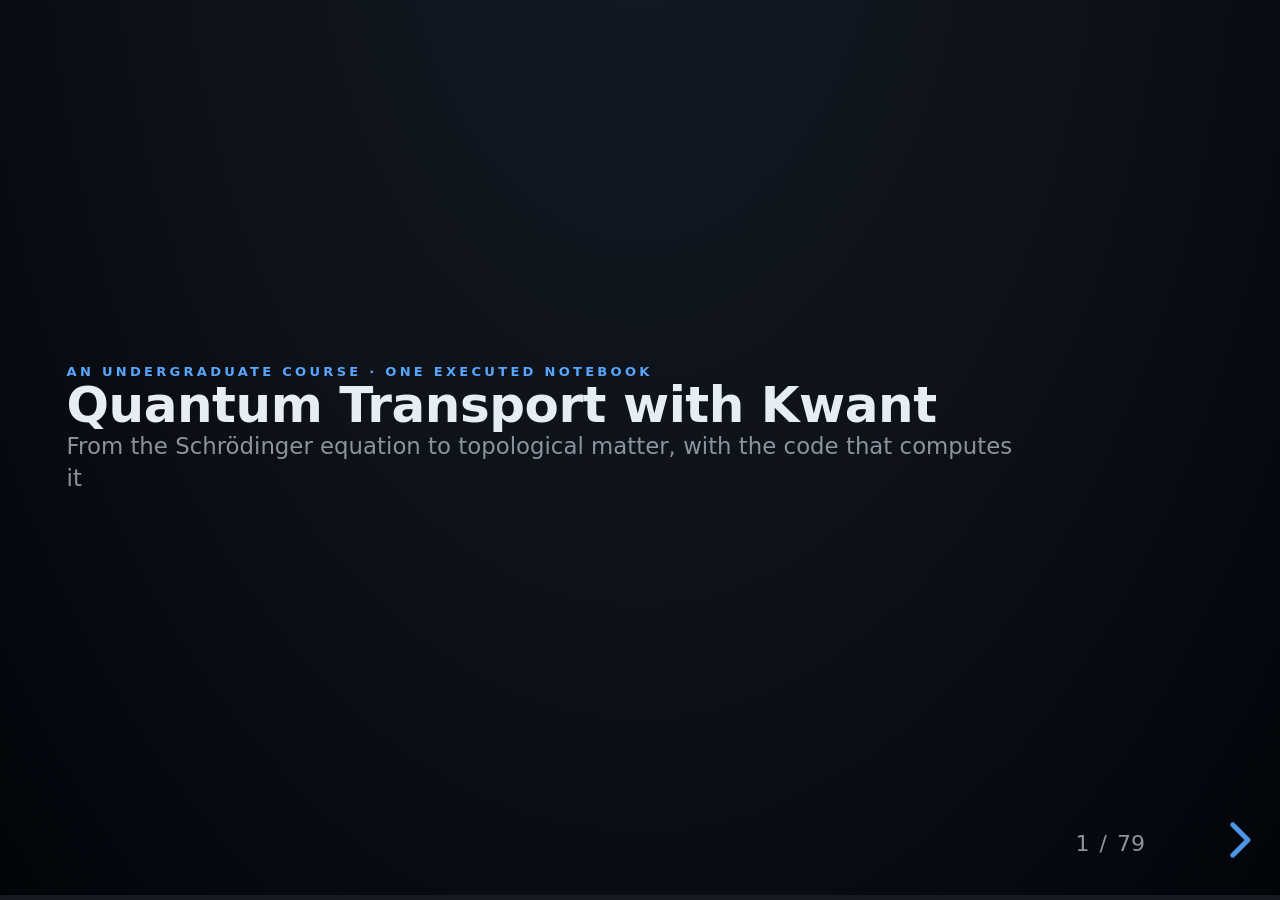
<file: course/deck/index.html>
<!doctype html>
<html lang="en">
<head>
  <meta charset="utf-8">
  <meta name="viewport" content="width=device-width, initial-scale=1.0">
  <title>Quantum Transport with Kwant</title>
  <link rel="stylesheet" href="../shared/reveal/dist/reset.css">
  <link rel="stylesheet" href="../shared/reveal/dist/reveal.css">
  <link rel="stylesheet" href="../shared/theme.css">
</head>
<body>
  <div class="reveal">
    <div class="slides">

<section id="cold-open" data-sec="opening">
<div class="hero-wrap">
<p class="kicker" data-t="cold-open.kicker"></p>
<h1 data-t="cold-open.title"></h1>
<p class="hero-sub" data-t="cold-open.sub"></p>
</div>
<aside class="notes" data-notes="cold-open"></aside>
</section>
<section id="what-is-transport" data-sec="opening">
<div class="sec-label">Opening</div>
<h2 data-t="what-is-transport.title"></h2>
<p class="lead" data-t="what-is-transport.lead"></p>
<ul><li data-t="what-is-transport.b1"></li><li data-t="what-is-transport.b2"></li><li data-t="what-is-transport.b3"></li><li data-t="what-is-transport.b4"></li></ul>
<aside class="notes" data-notes="what-is-transport"></aside>
</section>
<section id="course-map" data-sec="opening">
<div class="sec-label">Opening</div>
<h2 data-t="course-map.title"></h2>
<p class="lead" data-t="course-map.lead"></p>
<table class="course-table"><thead><tr data-t="course-map.thead"></tr></thead><tbody>
<tr data-t="course-map.row1"></tr>
<tr data-t="course-map.row2"></tr>
<tr data-t="course-map.row3"></tr>
<tr data-t="course-map.row4"></tr>
<tr data-t="course-map.row5"></tr>
<tr data-t="course-map.row6"></tr>
<tr data-t="course-map.row7"></tr>
<tr data-t="course-map.row8"></tr>
<tr data-t="course-map.row9"></tr>
</tbody></table>
<aside class="notes" data-notes="course-map"></aside>
</section>
<section id="part-lattice" data-sec="lattice">
<div class="hero-wrap part-wrap">
<p class="kicker" data-t="part-lattice.kicker"></p>
<h1 data-t="part-lattice.title"></h1>
<p class="hero-sub" data-t="part-lattice.sub"></p>
<ul class="agenda">
<li class="ag-fig" data-t="part-lattice.ag1"></li>
<li class="ag-math" data-t="part-lattice.ag2"></li>
<li class="ag-code" data-t="part-lattice.ag3"></li>
<li class="ag-fig" data-t="part-lattice.ag4"></li>
<li class="ag-fig" data-t="part-lattice.ag5"></li>
<li class="ag-text" data-t="part-lattice.ag6"></li>
</ul></div>
<aside class="notes" data-notes="part-lattice"></aside>
</section>
<section id="why-lattice" data-sec="lattice">
<div class="sec-label">From Schrödinger to a lattice</div>
<h2 data-t="why-lattice.title"></h2>
<p class="lead" data-t="why-lattice.lead"></p>
<div class="grid-2">
<ul><li data-t="why-lattice.b1"></li><li data-t="why-lattice.b2"></li><li data-t="why-lattice.b3"></li><li data-t="why-lattice.b4"></li></ul>
<div class="figs"><figure><img src="../figures/fig-02.png" alt="The same sites with every nearest-neighbour bond, added with lat.neighbors()."><figcaption><b>Fig. 2.</b> The same sites with every nearest-neighbour bond, added with lat.neighbors(). <span class="fig-meta">(§ 2. The object model · 01_Foundations.ipynb, cell 5)</span></figcaption></figure></div>
</div>
<aside class="notes" data-notes="why-lattice"></aside>
</section>
<section id="discretise" data-sec="lattice">
<div class="sec-label">From Schrödinger to a lattice</div>
<h2 data-t="discretise.title"></h2>
<p class="lead" data-t="discretise.lead"></p>
<div class="math-block">
<div class="eq-row"><span class="eq-label" data-t="discretise.eqlabel1"></span><span class="math eq" data-t="discretise.eq1"></span></div>
<div class="eq-row"><span class="eq-label" data-t="discretise.eqlabel2"></span><span class="math eq" data-t="discretise.eq2"></span></div>
<div class="eq-row"><span class="eq-label" data-t="discretise.eqlabel3"></span><span class="math eq" data-t="discretise.eq3"></span></div>
<div class="eq-row"><span class="eq-label" data-t="discretise.eqlabel4"></span><span class="math eq" data-t="discretise.eq4"></span></div>
<div class="eq-row"><span class="eq-label" data-t="discretise.eqlabel5"></span><span class="math eq" data-t="discretise.eq5"></span></div>
</div>
<ul class="after-math"><li data-t="discretise.b1"></li><li data-t="discretise.b2"></li></ul>
<aside class="notes" data-notes="discretise"></aside>
</section>
<section id="builder" data-sec="lattice">
<div class="sec-label">From Schrödinger to a lattice</div>
<h2 data-t="builder.title"></h2>
<p class="lead" data-t="builder.lead"></p>
<div class="grid-2">
<ul><li data-t="builder.b1"></li><li data-t="builder.b2"></li><li data-t="builder.b3"></li><li data-t="builder.b4"></li></ul>
<pre><code data-t="builder.code"></code></pre>
</div>
<aside class="notes" data-notes="builder"></aside>
</section>
<section id="figpage-01" data-sec="lattice">
<div class="sec-label">From Schrödinger to a lattice</div>
<h2 data-t="figpage-01.title"></h2>
<div class="figs figs-wide"><figure><img src="../figures/fig-01.png" alt="A 5x5 square-lattice Builder with only horizontal bonds, added via the explicit HoppingKind (1,0)."><figcaption><b>Fig. 1.</b> A 5x5 square-lattice Builder with only horizontal bonds, added via the explicit HoppingKind (1,0). <span class="fig-meta">(§ 2. The object model · 01_Foundations.ipynb, cell 5)</span></figcaption></figure></div>
<aside class="notes" data-notes="figpage-01"></aside>
</section>
<section id="figpage-03" data-sec="lattice">
<div class="sec-label">From Schrödinger to a lattice</div>
<h2 data-t="figpage-03.title"></h2>
<div class="figs figs-wide"><figure><img src="../figures/fig-03.png" alt="lat.neighbors(2) adds the diagonal second-neighbour bonds on top."><figcaption><b>Fig. 3.</b> lat.neighbors(2) adds the diagonal second-neighbour bonds on top. <span class="fig-meta">(§ 2. The object model · 01_Foundations.ipynb, cell 5)</span></figcaption></figure></div>
<aside class="notes" data-notes="figpage-03"></aside>
</section>
<section id="object-model" data-sec="lattice">
<div class="sec-label">From Schrödinger to a lattice</div>
<h2 data-t="object-model.title"></h2>
<p class="lead" data-t="object-model.lead"></p>
<table class="course-table"><thead><tr data-t="object-model.thead"></tr></thead><tbody>
<tr data-t="object-model.row1"></tr>
<tr data-t="object-model.row2"></tr>
<tr data-t="object-model.row3"></tr>
<tr data-t="object-model.row4"></tr>
<tr data-t="object-model.row5"></tr>
<tr data-t="object-model.row6"></tr>
</tbody></table>
<aside class="notes" data-notes="object-model"></aside>
</section>
<section id="part-leads" data-sec="leads">
<div class="hero-wrap part-wrap">
<p class="kicker" data-t="part-leads.kicker"></p>
<h1 data-t="part-leads.title"></h1>
<p class="hero-sub" data-t="part-leads.sub"></p>
<ul class="agenda">
<li class="ag-fig" data-t="part-leads.ag1"></li>
<li class="ag-fig" data-t="part-leads.ag2"></li>
<li class="ag-math" data-t="part-leads.ag3"></li>
<li class="ag-fig" data-t="part-leads.ag4"></li>
<li class="ag-code" data-t="part-leads.ag5"></li>
</ul></div>
<aside class="notes" data-notes="part-leads"></aside>
</section>
<section id="two-terminal" data-sec="leads">
<div class="sec-label">Leads and conductance</div>
<h2 data-t="two-terminal.title"></h2>
<p class="lead" data-t="two-terminal.lead"></p>
<div class="grid-2">
<ul><li data-t="two-terminal.b1"></li><li data-t="two-terminal.b2"></li><li data-t="two-terminal.b3"></li></ul>
<div class="figs"><figure><img src="../figures/fig-04.png" alt="The canonical two-terminal geometry: a W=10, L=30 wire (blue) with semi-infinite leads (red) attached on both sides; fad"><figcaption><b>Fig. 4.</b> The canonical two-terminal geometry: a W=10, L=30 wire (blue) with semi-infinite leads (red) attached on both sides; faded sites indicate the leads continuing to infinity. <span class="fig-meta">(§ 3. First transport calculation — a quantum wire · 01_Foundations.ipynb, cell 7)</span></figcaption></figure></div>
</div>
<aside class="notes" data-notes="two-terminal"></aside>
</section>
<section id="quantised" data-sec="leads">
<div class="sec-label">Leads and conductance</div>
<h2 data-t="quantised.title"></h2>
<p class="lead" data-t="quantised.lead"></p>
<div class="grid-2">
<ul><li data-t="quantised.b1"></li><li data-t="quantised.b2"></li><li data-t="quantised.b3"></li></ul>
<div class="figs"><figure><img src="../figures/fig-05.png" alt="Two-terminal conductance of the clean wire: quantised steps of e2/h, one per transverse subband, as first measured by va"><figcaption><b>Fig. 5.</b> Two-terminal conductance of the clean wire: quantised steps of <span class="math">e<sup>2</sup>/h</span>, one per transverse subband, as first measured by van Wees et al., PRL 60, 848 (1988). <span class="fig-meta">(§ 3. First transport calculation — a quantum wire · 01_Foundations.ipynb, cell 8)</span></figcaption></figure></div>
</div>
<aside class="notes" data-notes="quantised"></aside>
</section>
<section id="landauer" data-sec="leads">
<div class="sec-label">Leads and conductance</div>
<h2 data-t="landauer.title"></h2>
<p class="lead" data-t="landauer.lead"></p>
<div class="math-block">
<div class="eq-row"><span class="eq-label" data-t="landauer.eqlabel1"></span><span class="math eq" data-t="landauer.eq1"></span></div>
<div class="eq-row"><span class="eq-label" data-t="landauer.eqlabel2"></span><span class="math eq" data-t="landauer.eq2"></span></div>
<div class="eq-row"><span class="eq-label" data-t="landauer.eqlabel3"></span><span class="math eq" data-t="landauer.eq3"></span></div>
<div class="eq-row"><span class="eq-label" data-t="landauer.eqlabel4"></span><span class="math eq" data-t="landauer.eq4"></span></div>
<div class="eq-row"><span class="eq-label" data-t="landauer.eqlabel5"></span><span class="math eq" data-t="landauer.eq5"></span></div>
</div>
<ul class="after-math"><li data-t="landauer.b1"></li><li data-t="landauer.b2"></li></ul>
<aside class="notes" data-notes="landauer"></aside>
</section>
<section id="modes" data-sec="leads">
<div class="sec-label">Leads and conductance</div>
<h2 data-t="modes.title"></h2>
<p class="lead" data-t="modes.lead"></p>
<div class="grid-2">
<ul><li data-t="modes.b1"></li><li data-t="modes.b2"></li></ul>
<div class="figs"><figure><img src="../figures/fig-12.png" alt="Subbands En(k) of the W=10 lead: every band minimum opens one more conductance channel - the staircase of the previous f"><figcaption><b>Fig. 12.</b> Subbands <span class="math">E<sub>n</sub>(k)</span> of the <span class="math">W=10</span> lead: every band minimum opens one more conductance channel - the staircase of the previous figure, read off the band structure. <span class="fig-meta">(§ 7. Band structure and closed systems · 02_Shapes_Spin_and_Bands.ipynb, cell 8)</span></figcaption></figure><figure><img src="../figures/fig-06.png" alt="Probability density of the lowest scattering mode incoming from the left lead at E=0.6: a standing-wave pattern across t"><figcaption><b>Fig. 6.</b> Probability density of the lowest scattering mode incoming from the left lead at E=0.6: a standing-wave pattern across the width (fixed by the transverse mode) modulated along the wire. <span class="fig-meta">(§ 4. Theory — Scattering theory: Landauer–Büttiker and Fisher–Lee · 01_Foundations.ipynb, cell 12)</span></figcaption></figure></div>
</div>
<aside class="notes" data-notes="modes"></aside>
</section>
<section id="code-smatrix" data-sec="leads">
<div class="sec-label">Leads and conductance</div>
<h2 data-t="code-smatrix.title"></h2>
<p class="lead" data-t="code-smatrix.lead"></p>
<div class="grid-2">
<ul><li data-t="code-smatrix.b1"></li><li data-t="code-smatrix.b2"></li><li data-t="code-smatrix.b3"></li></ul>
<pre><code data-t="code-smatrix.code"></code></pre>
</div>
<aside class="notes" data-notes="code-smatrix"></aside>
</section>
<section id="part-shapes" data-sec="shapes">
<div class="hero-wrap part-wrap">
<p class="kicker" data-t="part-shapes.kicker"></p>
<h1 data-t="part-shapes.title"></h1>
<p class="hero-sub" data-t="part-shapes.sub"></p>
<ul class="agenda">
<li class="ag-fig" data-t="part-shapes.ag1"></li>
<li class="ag-fig" data-t="part-shapes.ag2"></li>
<li class="ag-code" data-t="part-shapes.ag3"></li>
</ul></div>
<aside class="notes" data-notes="part-shapes"></aside>
</section>
<section id="well" data-sec="shapes">
<div class="sec-label">Shapes, potentials, parameters</div>
<h2 data-t="well.title"></h2>
<p class="lead" data-t="well.lead"></p>
<div class="grid-2">
<ul><li data-t="well.b1"></li><li data-t="well.b2"></li><li data-t="well.b3"></li></ul>
<div class="figs"><figure><img src="../figures/fig-07.png" alt="Transmission through a square well in the wire: Fabry-Perot-like resonances from quasi-bound well states, sweeping down "><figcaption><b>Fig. 7.</b> Transmission through a square well in the wire: Fabry-Perot-like resonances from quasi-bound well states, sweeping down in energy as the well deepens. <span class="fig-meta">(§ 5. Shapes, spatially varying values, and runtime parameters · 02_Shapes_Spin_and_Bands.ipynb, cell 3)</span></figcaption></figure></div>
</div>
<aside class="notes" data-notes="well"></aside>
</section>
<section id="stadium" data-sec="shapes">
<div class="sec-label">Shapes, potentials, parameters</div>
<h2 data-t="stadium.title"></h2>
<p class="lead" data-t="stadium.lead"></p>
<div class="grid-2">
<ul><li data-t="stadium.b1"></li><li data-t="stadium.b2"></li><li data-t="stadium.b3"></li></ul>
<div class="figs"><figure><img src="../figures/fig-08.png" alt="A stadium-shaped dot cut from the square lattice by a shape function - the classic quantum-chaos billiard geometry."><figcaption><b>Fig. 8.</b> A stadium-shaped dot cut from the square lattice by a shape function - the classic quantum-chaos billiard geometry. <span class="fig-meta">(§ 5. Shapes, spatially varying values, and runtime parameters · 02_Shapes_Spin_and_Bands.ipynb, cell 4)</span></figcaption></figure><figure><img src="../figures/fig-09.png" alt="An eigenstate of the closed stadium high in the spectrum. The stadium billiard is classically chaotic, and its quantum e"><figcaption><b>Fig. 9.</b> An eigenstate of the closed stadium high in the spectrum. The stadium billiard is classically chaotic, and its quantum eigenstates are speckled random-wave patterns - with some, like this one, showing enhanced weight along short unstable periodic orbits (Heller scars, PRL 53, 1515 (1984)). <span class="fig-meta">(§ 5. Shapes, spatially varying values, and runtime parameters · 02_Shapes_Spin_and_Bands.ipynb, cell 4)</span></figcaption></figure></div>
</div>
<aside class="notes" data-notes="stadium"></aside>
</section>
<section id="params" data-sec="shapes">
<div class="sec-label">Shapes, potentials, parameters</div>
<h2 data-t="params.title"></h2>
<p class="lead" data-t="params.lead"></p>
<div class="grid-2">
<ul><li data-t="params.b1"></li><li data-t="params.b2"></li><li data-t="params.b3"></li></ul>
<pre><code data-t="params.code"></code></pre>
</div>
<aside class="notes" data-notes="params"></aside>
</section>
<section id="part-spin-graphene-sc" data-sec="spin-graphene-sc">
<div class="hero-wrap part-wrap">
<p class="kicker" data-t="part-spin-graphene-sc.kicker"></p>
<h1 data-t="part-spin-graphene-sc.title"></h1>
<p class="hero-sub" data-t="part-spin-graphene-sc.sub"></p>
<ul class="agenda">
<li class="ag-fig" data-t="part-spin-graphene-sc.ag1"></li>
<li class="ag-fig" data-t="part-spin-graphene-sc.ag2"></li>
<li class="ag-fig" data-t="part-spin-graphene-sc.ag3"></li>
<li class="ag-fig" data-t="part-spin-graphene-sc.ag4"></li>
<li class="ag-math" data-t="part-spin-graphene-sc.ag5"></li>
<li class="ag-fig" data-t="part-spin-graphene-sc.ag6"></li>
</ul></div>
<aside class="notes" data-notes="part-spin-graphene-sc"></aside>
</section>
<section id="rashba" data-sec="spin-graphene-sc">
<div class="sec-label">Spin, graphene, superconductors</div>
<h2 data-t="rashba.title"></h2>
<p class="lead" data-t="rashba.lead"></p>
<div class="grid-2">
<ul><li data-t="rashba.b1"></li><li data-t="rashba.b2"></li><li data-t="rashba.b3"></li></ul>
<div class="figs"><figure><img src="../figures/fig-10.png" alt="Geometry of the Rashba wire: a W=10 strip with spinful sites (2 orbitals each) and leads on both sides; the spin structu"><figcaption><b>Fig. 10.</b> Geometry of the Rashba wire: a W=10 strip with spinful sites (2 orbitals each) and leads on both sides; the spin structure lives in the hopping matrices, not in the layout. <span class="fig-meta">(§ 6. Spin — matrix-valued on-site and hopping terms · 02_Shapes_Spin_and_Bands.ipynb, cell 6)</span></figcaption></figure><figure><img src="../figures/fig-11.png" alt="Conductance of the Rashba + Zeeman wire: the non-monotonic plateau structure signals the helical gap, where spin-momentu"><figcaption><b>Fig. 11.</b> Conductance of the Rashba + Zeeman wire: the non-monotonic plateau structure signals the helical gap, where spin-momentum locking removes one of the two channels. <span class="fig-meta">(§ 6. Spin — matrix-valued on-site and hopping terms · 02_Shapes_Spin_and_Bands.ipynb, cell 6)</span></figcaption></figure></div>
</div>
<aside class="notes" data-notes="rashba"></aside>
</section>
<section id="graphene" data-sec="spin-graphene-sc">
<div class="sec-label">Spin, graphene, superconductors</div>
<h2 data-t="graphene.title"></h2>
<p class="lead" data-t="graphene.lead"></p>
<div class="grid-2">
<ul><li data-t="graphene.b1"></li><li data-t="graphene.b2"></li><li data-t="graphene.b3"></li></ul>
<div class="figs"><figure><img src="../figures/fig-14.png" alt="Circular graphene dot with a smooth p-n junction, sites coloured by sublattice, and two leads attached at 120 degrees."><figcaption><b>Fig. 14.</b> Circular graphene dot with a smooth p-n junction, sites coloured by sublattice, and two leads attached at 120 degrees. <span class="fig-meta">(§ 8. Beyond square lattices — graphene · 03_Graphene_and_Superconductivity.ipynb, cell 3)</span></figcaption></figure><figure><img src="../figures/fig-16.png" alt="Transmission across the p-n junction: suppressed near the Dirac point, where only Klein tunnelling at near-normal incide"><figcaption><b>Fig. 16.</b> Transmission across the p-n junction: suppressed near the Dirac point, where only Klein tunnelling at near-normal incidence survives. <span class="fig-meta">(§ 8. Beyond square lattices — graphene · 03_Graphene_and_Superconductivity.ipynb, cell 4)</span></figcaption></figure></div>
</div>
<aside class="notes" data-notes="graphene"></aside>
</section>
<section id="figpage-15" data-sec="spin-graphene-sc">
<div class="sec-label">Spin, graphene, superconductors</div>
<h2 data-t="figpage-15.title"></h2>
<div class="figs figs-wide"><figure><img src="../figures/fig-15.png" alt="Subbands of the graphene nanoribbon lead: bulk Dirac cones folded into 1D bands."><figcaption><b>Fig. 15.</b> Subbands of the graphene nanoribbon lead: bulk Dirac cones folded into 1D bands. <span class="fig-meta">(§ 8. Beyond square lattices — graphene · 03_Graphene_and_Superconductivity.ipynb, cell 4)</span></figcaption></figure></div>
<aside class="notes" data-notes="figpage-15"></aside>
</section>
<section id="bdg" data-sec="spin-graphene-sc">
<div class="sec-label">Spin, graphene, superconductors</div>
<h2 data-t="bdg.title"></h2>
<p class="lead" data-t="bdg.lead"></p>
<div class="grid-2">
<ul><li data-t="bdg.b1"></li><li data-t="bdg.b2"></li><li data-t="bdg.b3"></li></ul>
<div class="figs"><figure><img src="../figures/fig-17.png" alt="Layout of the N-S junction: normal region (orange), tunnel barrier (red) and superconducting region (blue). The left lea"><figcaption><b>Fig. 17.</b> Layout of the N-S junction: normal region (orange), tunnel barrier (red) and superconducting region (blue). The left lead is a normal metal, the right one is superconducting. <span class="fig-meta">(§ 9. Superconductivity — BdG, Andreev reflection, and discrete symmetries · 03_Graphene_and_Superconductivity.ipynb, cell 6)</span></figcaption></figure><figure><img src="../figures/fig-18.png" alt="Sub-gap conductance of the N-S junction for increasing barrier strength: the Blonder-Tinkham-Klapwijk crossover from And"><figcaption><b>Fig. 18.</b> Sub-gap conductance of the N-S junction for increasing barrier strength: the Blonder-Tinkham-Klapwijk crossover from Andreev doubling to tunnel suppression. <span class="fig-meta">(§ 9. Superconductivity — BdG, Andreev reflection, and discrete symmetries · 03_Graphene_and_Superconductivity.ipynb, cell 6)</span></figcaption></figure></div>
</div>
<aside class="notes" data-notes="bdg"></aside>
</section>
<section id="bdg-math" data-sec="spin-graphene-sc">
<div class="sec-label">Spin, graphene, superconductors</div>
<h2 data-t="bdg-math.title"></h2>
<p class="lead" data-t="bdg-math.lead"></p>
<div class="math-block">
<div class="eq-row"><span class="eq-label" data-t="bdg-math.eqlabel1"></span><span class="math eq" data-t="bdg-math.eq1"></span></div>
<div class="eq-row"><span class="eq-label" data-t="bdg-math.eqlabel2"></span><span class="math eq" data-t="bdg-math.eq2"></span></div>
<div class="eq-row"><span class="eq-label" data-t="bdg-math.eqlabel3"></span><span class="math eq" data-t="bdg-math.eq3"></span></div>
<div class="eq-row"><span class="eq-label" data-t="bdg-math.eqlabel4"></span><span class="math eq" data-t="bdg-math.eq4"></span></div>
</div>
<ul class="after-math"><li data-t="bdg-math.b1"></li><li data-t="bdg-math.b2"></li></ul>
<aside class="notes" data-notes="bdg-math"></aside>
</section>
<section id="observables" data-sec="spin-graphene-sc">
<div class="sec-label">Spin, graphene, superconductors</div>
<h2 data-t="observables.title"></h2>
<p class="lead" data-t="observables.lead"></p>
<div class="stack">
<div class="figs"><figure><img src="../figures/fig-19.png" alt="Local observables of a scattering state in the Rashba wire: charge density, spin density, charge current and spin curren"><figcaption><b>Fig. 19.</b> Local observables of a scattering state in the Rashba wire: charge density, spin density, charge current and spin current, computed with kwant.operator. <span class="fig-meta">(§ 10. Local observables — density and current operators · 04_Observables_and_Visualisation.ipynb, cell 4)</span></figcaption></figure></div>
<ul><li data-t="observables.b1"></li><li data-t="observables.b2"></li><li data-t="observables.b3"></li></ul>
</div>
<aside class="notes" data-notes="observables"></aside>
</section>
<section id="part-magnetic" data-sec="magnetic">
<div class="hero-wrap part-wrap">
<p class="kicker" data-t="part-magnetic.kicker"></p>
<h1 data-t="part-magnetic.title"></h1>
<p class="hero-sub" data-t="part-magnetic.sub"></p>
<ul class="agenda">
<li class="ag-fig" data-t="part-magnetic.ag1"></li>
<li class="ag-fig" data-t="part-magnetic.ag2"></li>
<li class="ag-math" data-t="part-magnetic.ag3"></li>
<li class="ag-fig" data-t="part-magnetic.ag4"></li>
<li class="ag-fig" data-t="part-magnetic.ag5"></li>
<li class="ag-fig" data-t="part-magnetic.ag6"></li>
</ul></div>
<aside class="notes" data-notes="part-magnetic"></aside>
</section>
<section id="peierls" data-sec="magnetic">
<div class="sec-label">Magnetic fields</div>
<h2 data-t="peierls.title"></h2>
<p class="lead" data-t="peierls.lead"></p>
<div class="grid-2">
<ul><li data-t="peierls.b1"></li><li data-t="peierls.b2"></li><li data-t="peierls.b3"></li></ul>
<div class="figs"><figure><img src="../figures/fig-29.png" alt="Wire bands with Peierls phases (solid) against exact continuum Landau levels (dashed): flat bulk Landau levels plus disp"><figcaption><b>Fig. 29.</b> Wire bands with Peierls phases (solid) against exact continuum Landau levels (dashed): flat bulk Landau levels plus dispersing quantum Hall edge states. <span class="fig-meta">(§ 14. Magnetic fields — Peierls substitution and Landau levels · 06_Magnetic_Fields.ipynb, cell 3)</span></figcaption></figure></div>
</div>
<aside class="notes" data-notes="peierls"></aside>
</section>
<section id="figpage-13" data-sec="magnetic">
<div class="sec-label">Magnetic fields</div>
<h2 data-t="figpage-13.title"></h2>
<div class="figs figs-wide"><figure><img src="../figures/fig-13.png" alt="Spectrum of a closed disc vs magnetic field: levels condense into degenerate Landau levels (a Fock-Darwin-like fan)."><figcaption><b>Fig. 13.</b> Spectrum of a closed disc vs magnetic field: levels condense into degenerate Landau levels (a Fock-Darwin-like fan). <span class="fig-meta">(§ 7. Band structure and closed systems · 02_Shapes_Spin_and_Bands.ipynb, cell 9)</span></figcaption></figure></div>
<aside class="notes" data-notes="figpage-13"></aside>
</section>
<section id="peierls-math" data-sec="magnetic">
<div class="sec-label">Magnetic fields</div>
<h2 data-t="peierls-math.title"></h2>
<p class="lead" data-t="peierls-math.lead"></p>
<div class="math-block">
<div class="eq-row"><span class="eq-label" data-t="peierls-math.eqlabel1"></span><span class="math eq" data-t="peierls-math.eq1"></span></div>
<div class="eq-row"><span class="eq-label" data-t="peierls-math.eqlabel2"></span><span class="math eq" data-t="peierls-math.eq2"></span></div>
<div class="eq-row"><span class="eq-label" data-t="peierls-math.eqlabel3"></span><span class="math eq" data-t="peierls-math.eq3"></span></div>
<div class="eq-row"><span class="eq-label" data-t="peierls-math.eqlabel4"></span><span class="math eq" data-t="peierls-math.eq4"></span></div>
</div>
<ul class="after-math"><li data-t="peierls-math.b1"></li><li data-t="peierls-math.b2"></li></ul>
<aside class="notes" data-notes="peierls-math"></aside>
</section>
<section id="hofstadter" data-sec="magnetic">
<div class="sec-label">Magnetic fields</div>
<h2 data-t="hofstadter.title"></h2>
<p class="lead" data-t="hofstadter.lead"></p>
<div class="grid-2">
<ul><li data-t="hofstadter.b1"></li><li data-t="hofstadter.b2"></li><li data-t="hofstadter.b3"></li></ul>
<div class="figs"><figure><img src="../figures/fig-30.png" alt="The Hofstadter butterfly: the spectrum of the square lattice vs magnetic flux per plaquette. At rational flux p/q the ba"><figcaption><b>Fig. 30.</b> The Hofstadter butterfly: the spectrum of the square lattice vs magnetic flux per plaquette. At rational flux p/q the band splits into q magnetic subbands; the gap structure repeats itself on every scale. The Landau-level fan of the previous figure is the sliver of this picture near phi = 0. <span class="fig-meta">(§ 14. Magnetic fields — Peierls substitution and Landau levels · 06_Magnetic_Fields.ipynb, cell 4)</span></figcaption></figure><figure><img src="../figures/fig-32.png" alt="The coloured Hofstadter butterfly in 3D: the band spectrum lies flat in grey at C = 0, and every spectral gap is lifted "><figcaption><b>Fig. 32.</b> The coloured Hofstadter butterfly in 3D: the band spectrum lies flat in grey at C = 0, and every spectral gap is lifted to a height equal to its Chern number (colour), obtained from the Diophantine equation r = qs + pt rather than from any Berry-curvature integral. The gaps organise into integer terraces - the two large C = +1 and C = -1 sheets are the elementary quantum Hall phases, and the whole staircase is the 3D version of the Osadchy-Avron coloured butterfly (top view = their diagram). Gaps with |C| &gt; 5 are omitted for clarity. <span class="fig-meta">(§ 14. Magnetic fields — Peierls substitution and Landau levels · 06_Magnetic_Fields.ipynb, cell 4)</span></figcaption></figure></div>
</div>
<aside class="notes" data-notes="hofstadter"></aside>
</section>
<section id="figpage-31" data-sec="magnetic">
<div class="sec-label">Magnetic fields</div>
<h2 data-t="figpage-31.title"></h2>
<div class="figs figs-wide"><figure><img src="../figures/fig-31.png" alt="The Hofstadter butterfly in 3D: the density of states as a landscape over (flux, energy), computed at fixed denominator "><figcaption><b>Fig. 31.</b> The Hofstadter butterfly in 3D: the density of states as a landscape over (flux, energy), computed at fixed denominator q = 89. The wings of the butterfly appear as ridges of finite DOS and the nested hierarchy of gaps as canyons of exactly zero DOS; each canyon is a quantum Hall phase labelled by its own Chern number. <span class="fig-meta">(§ 14. Magnetic fields — Peierls substitution and Landau levels · 06_Magnetic_Fields.ipynb, cell 4)</span></figcaption></figure></div>
<aside class="notes" data-notes="figpage-31"></aside>
</section>
<section id="landau-fan-bhz" data-sec="magnetic">
<div class="sec-label">Magnetic fields</div>
<h2 data-t="landau-fan-bhz.title"></h2>
<p class="lead" data-t="landau-fan-bhz.lead"></p>
<div class="grid-2">
<ul><li data-t="landau-fan-bhz.b1"></li><li data-t="landau-fan-bhz.b2"></li><li data-t="landau-fan-bhz.b3"></li></ul>
<div class="figs"><figure><img src="../figures/fig-33.png" alt="BHZ spectrum vs magnetic field: the Landau fan whose level crossing marks the quantum spin Hall to quantum Hall transiti"><figcaption><b>Fig. 33.</b> BHZ spectrum vs magnetic field: the Landau fan whose level crossing marks the quantum spin Hall to quantum Hall transition. <span class="fig-meta">(§ 14. Magnetic fields — Peierls substitution and Landau levels · 06_Magnetic_Fields.ipynb, cell 5)</span></figcaption></figure></div>
</div>
<aside class="notes" data-notes="landau-fan-bhz"></aside>
</section>
<section id="part-toolbox" data-sec="toolbox">
<div class="hero-wrap part-wrap">
<p class="kicker" data-t="part-toolbox.kicker"></p>
<h1 data-t="part-toolbox.title"></h1>
<p class="hero-sub" data-t="part-toolbox.sub"></p>
<ul class="agenda">
<li class="ag-fig" data-t="part-toolbox.ag1"></li>
<li class="ag-fig" data-t="part-toolbox.ag2"></li>
<li class="ag-fig" data-t="part-toolbox.ag3"></li>
<li class="ag-fig" data-t="part-toolbox.ag4"></li>
<li class="ag-code" data-t="part-toolbox.ag5"></li>
<li class="ag-fig" data-t="part-toolbox.ag6"></li>
<li class="ag-fig" data-t="part-toolbox.ag7"></li>
<li class="ag-fig" data-t="part-toolbox.ag8"></li>
<li class="ag-fig" data-t="part-toolbox.ag9"></li>
<li class="ag-text" data-t="part-toolbox.ag10"></li>
</ul></div>
<aside class="notes" data-notes="part-toolbox"></aside>
</section>
<section id="plotting" data-sec="toolbox">
<div class="sec-label">Toolbox</div>
<h2 data-t="plotting.title"></h2>
<p class="lead" data-t="plotting.lead"></p>
<div class="grid-2">
<ul><li data-t="plotting.b1"></li><li data-t="plotting.b2"></li><li data-t="plotting.b3"></li></ul>
<div class="figs"><figure><img src="../figures/fig-21.png" alt="The same flake with site size proportional to an eigenstate weight."><figcaption><b>Fig. 21.</b> The same flake with site size proportional to an eigenstate weight. <span class="fig-meta">(§ 11. Visualisation · 04_Observables_and_Visualisation.ipynb, cell 7)</span></figcaption></figure><figure><img src="../figures/fig-22.png" alt="kwant.plotter.map interpolates the same eigenstate onto a continuous heat map."><figcaption><b>Fig. 22.</b> kwant.plotter.map interpolates the same eigenstate onto a continuous heat map. <span class="fig-meta">(§ 11. Visualisation · 04_Observables_and_Visualisation.ipynb, cell 7)</span></figcaption></figure></div>
</div>
<aside class="notes" data-notes="plotting"></aside>
</section>
<section id="figpage-20" data-sec="toolbox">
<div class="sec-label">Toolbox</div>
<h2 data-t="figpage-20.title"></h2>
<div class="figs figs-wide"><figure><img src="../figures/fig-20.png" alt="Styling callables: honeycomb flake with sublattices in black/white and intra-sublattice bonds thinned."><figcaption><b>Fig. 20.</b> Styling callables: honeycomb flake with sublattices in black/white and intra-sublattice bonds thinned. <span class="fig-meta">(§ 11. Visualisation · 04_Observables_and_Visualisation.ipynb, cell 7)</span></figcaption></figure></div>
<aside class="notes" data-notes="figpage-20"></aside>
</section>
<section id="figpage-23" data-sec="toolbox">
<div class="sec-label">Toolbox</div>
<h2 data-t="figpage-23.title"></h2>
<div class="figs figs-wide"><figure><img src="../figures/fig-23.png" alt="The same plotting call renders 3D: a zincblende cuboid with its two sublattices in red and green."><figcaption><b>Fig. 23.</b> The same plotting call renders 3D: a zincblende cuboid with its two sublattices in red and green. <span class="fig-meta">(§ 11. Visualisation · 04_Observables_and_Visualisation.ipynb, cell 8)</span></figcaption></figure></div>
<aside class="notes" data-notes="figpage-23"></aside>
</section>
<section id="kpm" data-sec="toolbox">
<div class="sec-label">Toolbox</div>
<h2 data-t="kpm.title"></h2>
<p class="lead" data-t="kpm.lead"></p>
<div class="grid-2">
<ul><li data-t="kpm.b1"></li><li data-t="kpm.b2"></li><li data-t="kpm.b3"></li></ul>
<div class="figs"><figure><img src="../figures/fig-24.png" alt="KPM density of states of a graphene flake: van Hove peaks at |E|=t and the linear pseudogap at the Dirac point."><figcaption><b>Fig. 24.</b> KPM density of states of a graphene flake: van Hove peaks at <span class="math">|E|=t</span> and the linear pseudogap at the Dirac point. <span class="fig-meta">(§ 12. The Kernel Polynomial Method — spectral densities without diagonalisation · 05_KPM_and_Continuum.ipynb, cell 3)</span></figcaption></figure><figure><img src="../figures/fig-25.png" alt="Sublattice-resolved local DOS with staggered potential m=0.1: the two sublattices become spectrally inequivalent at the "><figcaption><b>Fig. 25.</b> Sublattice-resolved local DOS with staggered potential <span class="math">m=0.1</span>: the two sublattices become spectrally inequivalent at the gap edges. <span class="fig-meta">(§ 12. The Kernel Polynomial Method — spectral densities without diagonalisation · 05_KPM_and_Continuum.ipynb, cell 4)</span></figcaption></figure></div>
</div>
<aside class="notes" data-notes="kpm"></aside>
</section>
<section id="continuum" data-sec="toolbox">
<div class="sec-label">Toolbox</div>
<h2 data-t="continuum.title"></h2>
<p class="lead" data-t="continuum.lead"></p>
<div class="grid-2">
<ul><li data-t="continuum.b1"></li><li data-t="continuum.b2"></li><li data-t="continuum.b3"></li></ul>
<pre><code data-t="continuum.code"></code></pre>
</div>
<aside class="notes" data-notes="continuum"></aside>
</section>
<section id="figpage-26" data-sec="toolbox">
<div class="sec-label">Toolbox</div>
<h2 data-t="figpage-26.title"></h2>
<div class="figs figs-wide"><figure><img src="../figures/fig-26.png" alt="BHZ ribbon band structure: a Kramers pair of helical edge states crossing the inverted bulk gap - the quantum spin Hall "><figcaption><b>Fig. 26.</b> BHZ ribbon band structure: a Kramers pair of helical edge states crossing the inverted bulk gap - the quantum spin Hall effect. <span class="fig-meta">(§ 13. kwant.continuum — symbolic Hamiltonians, discretised automatically · 05_KPM_and_Continuum.ipynb, cell 7)</span></figcaption></figure></div>
<aside class="notes" data-notes="figpage-26"></aside>
</section>
<section id="figpage-27" data-sec="toolbox">
<div class="sec-label">Toolbox</div>
<h2 data-t="figpage-27.title"></h2>
<div class="figs figs-wide"><figure><img src="../figures/fig-27.png" alt="The BHZ edge states are localised at the ribbon edges (left) and spin-polarised (right): opposite spins counter-propagat"><figcaption><b>Fig. 27.</b> The BHZ edge states are localised at the ribbon edges (left) and spin-polarised (right): opposite spins counter-propagate on the same edge. <span class="fig-meta">(§ 13. kwant.continuum — symbolic Hamiltonians, discretised automatically · 05_KPM_and_Continuum.ipynb, cell 8)</span></figcaption></figure></div>
<aside class="notes" data-notes="figpage-27"></aside>
</section>
<section id="figpage-28" data-sec="toolbox">
<div class="sec-label">Toolbox</div>
<h2 data-t="figpage-28.title"></h2>
<div class="figs figs-wide"><figure><img src="../figures/fig-28.png" alt="Continuum BHZ dispersion evaluated with kwant.continuum.lambdify: the lattice model reproduces it faithfully near k=0."><figcaption><b>Fig. 28.</b> Continuum BHZ dispersion evaluated with kwant.continuum.lambdify: the lattice model reproduces it faithfully near <span class="math">k=0</span>. <span class="fig-meta">(§ 13. kwant.continuum — symbolic Hamiltonians, discretised automatically · 05_KPM_and_Continuum.ipynb, cell 9)</span></figcaption></figure></div>
<aside class="notes" data-notes="figpage-28"></aside>
</section>
<section id="solvers" data-sec="toolbox">
<div class="sec-label">Toolbox</div>
<h2 data-t="solvers.title"></h2>
<p class="lead" data-t="solvers.lead"></p>
<div class="grid-2">
<ul><li data-t="solvers.b1"></li><li data-t="solvers.b2"></li><li data-t="solvers.b3"></li></ul>
<div class="figs"><figure><img src="../figures/fig-34.png" alt="Wall-clock time per scattering solve vs number of sites: close-to-linear scaling of the sparse solver for quasi-1D syste"><figcaption><b>Fig. 34.</b> Wall-clock time per scattering solve vs number of sites: close-to-linear scaling of the sparse solver for quasi-1D systems. <span class="fig-meta">(§ 15. Solvers, performance and scaling · 07_Solvers_Pitfalls_and_Exercises_I.ipynb, cell 4)</span></figcaption></figure></div>
</div>
<aside class="notes" data-notes="solvers"></aside>
</section>
<section id="pitfalls" data-sec="toolbox">
<div class="sec-label">Toolbox</div>
<h2 data-t="pitfalls.title"></h2>
<p class="lead" data-t="pitfalls.lead"></p>
<ul><li data-t="pitfalls.b1"></li><li data-t="pitfalls.b2"></li><li data-t="pitfalls.b3"></li><li data-t="pitfalls.b4"></li><li data-t="pitfalls.b5"></li></ul>
<aside class="notes" data-notes="pitfalls"></aside>
</section>
<section id="part-topo1d" data-sec="topo1d">
<div class="hero-wrap part-wrap">
<p class="kicker" data-t="part-topo1d.kicker"></p>
<h1 data-t="part-topo1d.title"></h1>
<p class="hero-sub" data-t="part-topo1d.sub"></p>
<ul class="agenda">
<li class="ag-fig" data-t="part-topo1d.ag1"></li>
<li class="ag-fig" data-t="part-topo1d.ag2"></li>
<li class="ag-fig" data-t="part-topo1d.ag3"></li>
<li class="ag-math" data-t="part-topo1d.ag4"></li>
<li class="ag-fig" data-t="part-topo1d.ag5"></li>
<li class="ag-fig" data-t="part-topo1d.ag6"></li>
<li class="ag-fig" data-t="part-topo1d.ag7"></li>
<li class="ag-math" data-t="part-topo1d.ag8"></li>
<li class="ag-fig" data-t="part-topo1d.ag9"></li>
<li class="ag-fig" data-t="part-topo1d.ag10"></li>
<li class="ag-fig" data-t="part-topo1d.ag11"></li>
<li class="ag-fig" data-t="part-topo1d.ag12"></li>
</ul></div>
<aside class="notes" data-notes="part-topo1d"></aside>
</section>
<section id="ssh" data-sec="topo1d">
<div class="sec-label">Topology in one dimension</div>
<h2 data-t="ssh.title"></h2>
<p class="lead" data-t="ssh.lead"></p>
<div class="grid-2">
<ul><li data-t="ssh.b1"></li><li data-t="ssh.b2"></li><li data-t="ssh.b3"></li></ul>
<div class="figs"><figure><img src="../figures/fig-35.png" alt="The SSH chain: two sites per cell (A blue, B orange), with intra-cell hopping t1 and inter-cell hopping t2 (bond thickne"><figcaption><b>Fig. 35.</b> The SSH chain: two sites per cell (A blue, B orange), with intra-cell hopping <span class="math">t<sub>1</sub></span> and inter-cell hopping <span class="math">t<sub>2</sub></span> (bond thickness = strength). The two patterns are indistinguishable deep in the bulk, yet globally distinct: only the lower one leaves weakly bound sites at open ends - the real-space origin of the zero modes. <span class="fig-meta">(§ 17. The SSH chain — the simplest topological insulator · 08_Topology_in_One_Dimension.ipynb, cell 4)</span></figcaption></figure><figure><img src="../figures/fig-36.png" alt="Spectrum of an L=40 SSH chain vs dimerisation: a doublet pinned to zero energy exists exactly for t12; the bulk gap clos"><figcaption><b>Fig. 36.</b> Spectrum of an <span class="math">L=40</span> SSH chain vs dimerisation: a doublet pinned to zero energy exists exactly for <span class="math">t<sub>1</sub><t<sub>2</sub></span>; the bulk gap closes at <span class="math">t<sub>1</sub>=t<sub>2</sub></span>. <span class="fig-meta">(§ 17. The SSH chain — the simplest topological insulator · 08_Topology_in_One_Dimension.ipynb, cell 5)</span></figcaption></figure></div>
</div>
<aside class="notes" data-notes="ssh"></aside>
</section>
<section id="figpage-37" data-sec="topo1d">
<div class="sec-label">Topology in one dimension</div>
<h2 data-t="figpage-37.title"></h2>
<div class="figs figs-wide"><figure><img src="../figures/fig-37.png" alt="Probability density of the two zero modes: exponentially localised at the ends, each living on a single sublattice."><figcaption><b>Fig. 37.</b> Probability density of the two zero modes: exponentially localised at the ends, each living on a single sublattice. <span class="fig-meta">(§ 17. The SSH chain — the simplest topological insulator · 08_Topology_in_One_Dimension.ipynb, cell 5)</span></figcaption></figure></div>
<aside class="notes" data-notes="figpage-37"></aside>
</section>
<section id="figpage-38" data-sec="topo1d">
<div class="sec-label">Topology in one dimension</div>
<h2 data-t="figpage-38.title"></h2>
<div class="figs figs-wide"><figure><img src="../figures/fig-38.png" alt="Transmission through a short SSH chain with weak leads (log scale): in-gap transport happens only in the topological pha"><figcaption><b>Fig. 38.</b> Transmission through a short SSH chain with weak leads (log scale): in-gap transport happens only in the topological phase, by resonant tunnelling through the hybridised edge doublet. <span class="fig-meta">(§ 17. The SSH chain — the simplest topological insulator · 08_Topology_in_One_Dimension.ipynb, cell 6)</span></figcaption></figure></div>
<aside class="notes" data-notes="figpage-38"></aside>
</section>
<section id="ssh-math" data-sec="topo1d">
<div class="sec-label">Topology in one dimension</div>
<h2 data-t="ssh-math.title"></h2>
<p class="lead" data-t="ssh-math.lead"></p>
<div class="math-block">
<div class="eq-row"><span class="eq-label" data-t="ssh-math.eqlabel1"></span><span class="math eq" data-t="ssh-math.eq1"></span></div>
<div class="eq-row"><span class="eq-label" data-t="ssh-math.eqlabel2"></span><span class="math eq" data-t="ssh-math.eq2"></span></div>
<div class="eq-row"><span class="eq-label" data-t="ssh-math.eqlabel3"></span><span class="math eq" data-t="ssh-math.eq3"></span></div>
<div class="eq-row"><span class="eq-label" data-t="ssh-math.eqlabel4"></span><span class="math eq" data-t="ssh-math.eq4"></span></div>
</div>
<ul class="after-math"><li data-t="ssh-math.b1"></li><li data-t="ssh-math.b2"></li></ul>
<aside class="notes" data-notes="ssh-math"></aside>
</section>
<section id="kitaev" data-sec="topo1d">
<div class="sec-label">Topology in one dimension</div>
<h2 data-t="kitaev.title"></h2>
<p class="lead" data-t="kitaev.lead"></p>
<div class="grid-2">
<ul><li data-t="kitaev.b1"></li><li data-t="kitaev.b2"></li><li data-t="kitaev.b3"></li></ul>
<div class="figs"><figure><img src="../figures/fig-39.png" alt="The Kitaev chain in Majorana language: each fermionic site (dotted box) splits into two Majorana operators γA (red) and "><figcaption><b>Fig. 39.</b> The Kitaev chain in Majorana language: each fermionic site (dotted box) splits into two Majorana operators <span class="math">γ<sub>A</sub></span> (red) and <span class="math">γ<sub>B</sub></span> (blue). Trivial pairing couples the two Majoranas of the same site; topological pairing couples them across neighbouring sites - and then one Majorana at each end pairs with nothing, at exactly zero energy. <span class="fig-meta">(§ 18. The Kitaev chain — Majorana zero modes · 08_Topology_in_One_Dimension.ipynb, cell 8)</span></figcaption></figure><figure><img src="../figures/fig-40.png" alt="BdG spectrum of a finite Kitaev chain vs chemical potential: Majorana zero modes span the whole topological window |μ|."><figcaption><b>Fig. 40.</b> BdG spectrum of a finite Kitaev chain vs chemical potential: Majorana zero modes span the whole topological window <span class="math">|μ|<2t</span>. <span class="fig-meta">(§ 18. The Kitaev chain — Majorana zero modes · 08_Topology_in_One_Dimension.ipynb, cell 9)</span></figcaption></figure></div>
</div>
<aside class="notes" data-notes="kitaev"></aside>
</section>
<section id="figpage-41" data-sec="topo1d">
<div class="sec-label">Topology in one dimension</div>
<h2 data-t="figpage-41.title"></h2>
<div class="figs figs-wide"><figure><img src="../figures/fig-41.png" alt="Density of the near-zero state: one fermion split into two Majorana halves at opposite ends."><figcaption><b>Fig. 41.</b> Density of the near-zero state: one fermion split into two Majorana halves at opposite ends. <span class="fig-meta">(§ 18. The Kitaev chain — Majorana zero modes · 08_Topology_in_One_Dimension.ipynb, cell 9)</span></figcaption></figure></div>
<aside class="notes" data-notes="figpage-41"></aside>
</section>
<section id="figpage-42" data-sec="topo1d">
<div class="sec-label">Topology in one dimension</div>
<h2 data-t="figpage-42.title"></h2>
<div class="figs figs-wide"><figure><img src="../figures/fig-42.png" alt="Andreev conductance vs bias: the Majorana end mode pins a zero-bias peak at exactly 2e2/h, for any barrier strength; the"><figcaption><b>Fig. 42.</b> Andreev conductance vs bias: the Majorana end mode pins a zero-bias peak at exactly <span class="math">2e<sup>2</sup>/h</span>, for any barrier strength; the trivial phase stays dark below the gap. <span class="fig-meta">(§ 18. The Kitaev chain — Majorana zero modes · 08_Topology_in_One_Dimension.ipynb, cell 10)</span></figcaption></figure></div>
<aside class="notes" data-notes="figpage-42"></aside>
</section>
<section id="kitaev-math" data-sec="topo1d">
<div class="sec-label">Topology in one dimension</div>
<h2 data-t="kitaev-math.title"></h2>
<p class="lead" data-t="kitaev-math.lead"></p>
<div class="math-block">
<div class="eq-row"><span class="eq-label" data-t="kitaev-math.eqlabel1"></span><span class="math eq" data-t="kitaev-math.eq1"></span></div>
<div class="eq-row"><span class="eq-label" data-t="kitaev-math.eqlabel2"></span><span class="math eq" data-t="kitaev-math.eq2"></span></div>
<div class="eq-row"><span class="eq-label" data-t="kitaev-math.eqlabel3"></span><span class="math eq" data-t="kitaev-math.eq3"></span></div>
<div class="eq-row"><span class="eq-label" data-t="kitaev-math.eqlabel4"></span><span class="math eq" data-t="kitaev-math.eq4"></span></div>
</div>
<ul class="after-math"><li data-t="kitaev-math.b1"></li><li data-t="kitaev-math.b2"></li></ul>
<aside class="notes" data-notes="kitaev-math"></aside>
</section>
<section id="nanowire" data-sec="topo1d">
<div class="sec-label">Topology in one dimension</div>
<h2 data-t="nanowire.title"></h2>
<p class="lead" data-t="nanowire.lead"></p>
<div class="grid-2">
<ul><li data-t="nanowire.b1"></li><li data-t="nanowire.b2"></li><li data-t="nanowire.b3"></li></ul>
<div class="figs"><figure><img src="../figures/fig-44.png" alt="Bulk gap of the Oreg-Lutchyn wire vs Zeeman field: it closes exactly at Bc=√(Δ2+μ2) and reopens topologically."><figcaption><b>Fig. 44.</b> Bulk gap of the Oreg-Lutchyn wire vs Zeeman field: it closes exactly at <span class="math">B<sub>c</sub>=√(Δ<sup>2</sup>+μ<sup>2</sup>)</span> and reopens topologically. <span class="fig-meta">(§ 19. The Majorana nanowire — Kitaev physics in a real device · 08_Topology_in_One_Dimension.ipynb, cell 13)</span></figcaption></figure><figure><img src="../figures/fig-45.png" alt="Simulated tunnelling map G(V,B): the zero-bias peak emerges beyond Bc; the speckle near the transition is real finite-si"><figcaption><b>Fig. 45.</b> Simulated tunnelling map <span class="math">G(V,B)</span>: the zero-bias peak emerges beyond <span class="math">B<sub>c</sub></span>; the speckle near the transition is real finite-size subgap structure. <span class="fig-meta">(§ 19. The Majorana nanowire — Kitaev physics in a real device · 08_Topology_in_One_Dimension.ipynb, cell 13)</span></figcaption></figure></div>
</div>
<aside class="notes" data-notes="nanowire"></aside>
</section>
<section id="figpage-43" data-sec="topo1d">
<div class="sec-label">Topology in one dimension</div>
<h2 data-t="figpage-43.title"></h2>
<div class="figs figs-wide"><figure><img src="../figures/fig-43.png" alt="The Majorana nanowire device: a semiconductor wire with Rashba coupling α lies on an s-wave superconductor that proximit"><figcaption><b>Fig. 43.</b> The Majorana nanowire device: a semiconductor wire with Rashba coupling <span class="math">α</span> lies on an s-wave superconductor that proximity-induces <span class="math">Δ</span>; a magnetic field B points along the wire, and a normal lead probes the end through a tunnel barrier. This is exactly the geometry of the simulated conductance map below and of the 2012 Delft experiment. <span class="fig-meta">(§ 19. The Majorana nanowire — Kitaev physics in a real device · 08_Topology_in_One_Dimension.ipynb, cell 12)</span></figcaption></figure></div>
<aside class="notes" data-notes="figpage-43"></aside>
</section>
<section id="figpage-46" data-sec="topo1d">
<div class="sec-label">Topology in one dimension</div>
<h2 data-t="figpage-46.title"></h2>
<div class="figs figs-wide"><figure><img src="../figures/fig-46.png" alt="The Majorana pair of the nanowire in real space: the lowest BdG eigenstate of a closed 120-site wire at B = 1.8 B_c is e"><figcaption><b>Fig. 46.</b> The Majorana pair of the nanowire in real space: the lowest BdG eigenstate of a closed 120-site wire at B = 1.8 B_c is exponentially localized at the two ends and exponentially close to zero energy - the object whose tunnelling signature is the quantized zero-bias peak above. <span class="fig-meta">(§ 19. The Majorana nanowire — Kitaev physics in a real device · 08_Topology_in_One_Dimension.ipynb, cell 13)</span></figcaption></figure></div>
<aside class="notes" data-notes="figpage-46"></aside>
</section>
<section id="pump" data-sec="topo1d">
<div class="sec-label">Topology in one dimension</div>
<h2 data-t="pump.title"></h2>
<p class="lead" data-t="pump.lead"></p>
<div class="grid-2">
<ul><li data-t="pump.b1"></li><li data-t="pump.b2"></li><li data-t="pump.b3"></li></ul>
<div class="figs"><figure><img src="../figures/fig-47.png" alt="The pump cycle (white) in the Rice-Mele parameter plane, drawn over the bulk gap: the only gapless point is (δ,Δ)=(0,0) "><figcaption><b>Fig. 47.</b> The pump cycle (white) in the Rice-Mele parameter plane, drawn over the bulk gap: the only gapless point is <span class="math">(δ,Δ)=(0,0)</span> (star). A cycle encircling this diabolical point pumps exactly one charge per period; one that does not encircle it pumps none. The Chern number computed next is precisely this winding number. <span class="fig-meta">(§ 20. The Thouless pump — a Chern number in (k, t) · 09_Chern_Numbers.ipynb, cell 3)</span></figcaption></figure><figure><img src="../figures/fig-48.png" alt="Rice-Mele pump over one cycle: edge states ladder across the bulk gap (left) while the bulk polarization winds by exactl"><figcaption><b>Fig. 48.</b> Rice-Mele pump over one cycle: edge states ladder across the bulk gap (left) while the bulk polarization winds by exactly one quantum (right) - two faces of the same Chern number. <span class="fig-meta">(§ 20. The Thouless pump — a Chern number in (k, t) · 09_Chern_Numbers.ipynb, cell 4)</span></figcaption></figure></div>
</div>
<aside class="notes" data-notes="pump"></aside>
</section>
<section id="part-topo2d3d" data-sec="topo2d3d">
<div class="hero-wrap part-wrap">
<p class="kicker" data-t="part-topo2d3d.kicker"></p>
<h1 data-t="part-topo2d3d.title"></h1>
<p class="hero-sub" data-t="part-topo2d3d.sub"></p>
<ul class="agenda">
<li class="ag-fig" data-t="part-topo2d3d.ag1"></li>
<li class="ag-fig" data-t="part-topo2d3d.ag2"></li>
<li class="ag-math" data-t="part-topo2d3d.ag3"></li>
<li class="ag-fig" data-t="part-topo2d3d.ag4"></li>
<li class="ag-fig" data-t="part-topo2d3d.ag5"></li>
<li class="ag-fig" data-t="part-topo2d3d.ag6"></li>
<li class="ag-fig" data-t="part-topo2d3d.ag7"></li>
<li class="ag-fig" data-t="part-topo2d3d.ag8"></li>
<li class="ag-fig" data-t="part-topo2d3d.ag9"></li>
<li class="ag-fig" data-t="part-topo2d3d.ag10"></li>
<li class="ag-fig" data-t="part-topo2d3d.ag11"></li>
<li class="ag-fig" data-t="part-topo2d3d.ag12"></li>
<li class="ag-fig" data-t="part-topo2d3d.ag13"></li>
<li class="ag-fig" data-t="part-topo2d3d.ag14"></li>
<li class="ag-fig" data-t="part-topo2d3d.ag15"></li>
</ul></div>
<aside class="notes" data-notes="part-topo2d3d"></aside>
</section>
<section id="haldane" data-sec="topo2d3d">
<div class="sec-label">Topology in two and three dimensions</div>
<h2 data-t="haldane.title"></h2>
<p class="lead" data-t="haldane.lead"></p>
<div class="grid-2">
<ul><li data-t="haldane.b1"></li><li data-t="haldane.b2"></li><li data-t="haldane.b3"></li></ul>
<div class="figs"><figure><img src="../figures/fig-50.png" alt="Haldane phase diagram from the FHS Chern number: lobes with C=±1 bounded by |M|=3√(3)t2sinφ (dashed); grey cells are gap"><figcaption><b>Fig. 50.</b> Haldane phase diagram from the FHS Chern number: lobes with <span class="math">C=±1</span> bounded by <span class="math">|M|=3√(3)t<sub>2</sub>sinφ</span> (dashed); grey cells are gap closings, where C is undefined. <span class="fig-meta">(§ 21. The Haldane model — a Chern insulator without Landau levels · 09_Chern_Numbers.ipynb, cell 7)</span></figcaption></figure><figure><img src="../figures/fig-52.png" alt="Haldane zigzag ribbon: one chiral edge mode per edge crosses the bulk gap (shaded band)."><figcaption><b>Fig. 52.</b> Haldane zigzag ribbon: one chiral edge mode per edge crosses the bulk gap (shaded band). <span class="fig-meta">(§ 21. The Haldane model — a Chern insulator without Landau levels · 09_Chern_Numbers.ipynb, cell 9)</span></figcaption></figure></div>
</div>
<aside class="notes" data-notes="haldane"></aside>
</section>
<section id="figpage-49" data-sec="topo2d3d">
<div class="sec-label">Topology in two and three dimensions</div>
<h2 data-t="figpage-49.title"></h2>
<div class="figs figs-wide"><figure><img src="../figures/fig-49.png" alt="The Haldane model on the honeycomb lattice (A blue, B red): real NN hopping plus complex second-neighbour hoppings t2 e±"><figcaption><b>Fig. 49.</b> The Haldane model on the honeycomb lattice (A blue, B red): real NN hopping plus complex second-neighbour hoppings <span class="math">t<sub>2</sub> e<sup>± iφ</sup></span>, with the phase acquired along the arrowed (chiral) direction. This mimics a staggered magnetic flux with zero net flux per plaquette - time reversal is broken without any Landau levels. The Kane-Mele model of the next section uses the same lattice, with opposite chirality for opposite spins. <span class="fig-meta">(§ 21. The Haldane model — a Chern insulator without Landau levels · 09_Chern_Numbers.ipynb, cell 6)</span></figcaption></figure></div>
<aside class="notes" data-notes="figpage-49"></aside>
</section>
<section id="chern-math" data-sec="topo2d3d">
<div class="sec-label">Topology in two and three dimensions</div>
<h2 data-t="chern-math.title"></h2>
<p class="lead" data-t="chern-math.lead"></p>
<div class="math-block">
<div class="eq-row"><span class="eq-label" data-t="chern-math.eqlabel1"></span><span class="math eq" data-t="chern-math.eq1"></span></div>
<div class="eq-row"><span class="eq-label" data-t="chern-math.eqlabel2"></span><span class="math eq" data-t="chern-math.eq2"></span></div>
<div class="eq-row"><span class="eq-label" data-t="chern-math.eqlabel3"></span><span class="math eq" data-t="chern-math.eq3"></span></div>
<div class="eq-row"><span class="eq-label" data-t="chern-math.eqlabel4"></span><span class="math eq" data-t="chern-math.eq4"></span></div>
</div>
<ul class="after-math"><li data-t="chern-math.b1"></li><li data-t="chern-math.b2"></li></ul>
<aside class="notes" data-notes="chern-math"></aside>
</section>
<section id="figpage-51" data-sec="topo2d3d">
<div class="sec-label">Topology in two and three dimensions</div>
<h2 data-t="figpage-51.title"></h2>
<div class="figs figs-wide"><figure><img src="../figures/fig-51.png" alt="Berry curvature of the lower Haldane band over the Brillouin-zone torus (reduced coordinates; the two bumps sit at the D"><figcaption><b>Fig. 51.</b> Berry curvature of the lower Haldane band over the Brillouin-zone torus (reduced coordinates; the two bumps sit at the Dirac points K and Kprime). In the topological phase (left) both valleys carry curvature of the same sign and the surface integrates to exactly 2pi - Chern number 1. In the trivial phase (right) the staggered mass has re-inverted one valley: a tall negative spike at Kprime (whose gap is small, hence the large curvature) exactly cancels the broad positive lobe at K, and the integral vanishes. The Chern number is nothing but the signed volume under this surface. <span class="fig-meta">(§ 21. The Haldane model — a Chern insulator without Landau levels · 09_Chern_Numbers.ipynb, cell 8)</span></figcaption></figure></div>
<aside class="notes" data-notes="figpage-51"></aside>
</section>
<section id="kane-mele" data-sec="topo2d3d">
<div class="sec-label">Topology in two and three dimensions</div>
<h2 data-t="kane-mele.title"></h2>
<p class="lead" data-t="kane-mele.lead"></p>
<div class="grid-2">
<ul><li data-t="kane-mele.b1"></li><li data-t="kane-mele.b2"></li><li data-t="kane-mele.b3"></li></ul>
<div class="figs"><figure><img src="../figures/fig-53.png" alt="Kane-Mele ribbon without (left) and with (right) Rashba coupling: the helical crossing survives because it is protected "><figcaption><b>Fig. 53.</b> Kane-Mele ribbon without (left) and with (right) Rashba coupling: the helical crossing survives because it is protected by time reversal, not by spin conservation. <span class="fig-meta">(§ 22. The Kane–Mele model — Z₂ and the quantum spin Hall effect · 10_Z2_and_Chiral_Superconductors.ipynb, cell 5)</span></figcaption></figure><figure><img src="../figures/fig-54.png" alt="Total scattering density injected from the left lead at E = 0.1, inside the Kane-Mele gap: all the current flows in two "><figcaption><b>Fig. 54.</b> Total scattering density injected from the left lead at E = 0.1, inside the Kane-Mele gap: all the current flows in two bright stripes along the top and bottom edges while the bulk stays dark - the quantum spin Hall edge channels seen in real space. <span class="fig-meta">(§ 22. The Kane–Mele model — Z₂ and the quantum spin Hall effect · 10_Z2_and_Chiral_Superconductors.ipynb, cell 5)</span></figcaption></figure></div>
</div>
<aside class="notes" data-notes="kane-mele"></aside>
</section>
<section id="pip" data-sec="topo2d3d">
<div class="sec-label">Topology in two and three dimensions</div>
<h2 data-t="pip.title"></h2>
<p class="lead" data-t="pip.lead"></p>
<div class="grid-2">
<ul><li data-t="pip.b1"></li><li data-t="pip.b2"></li><li data-t="pip.b3"></li></ul>
<div class="figs"><figure><img src="../figures/fig-56.png" alt="BdG Chern number of the p+ip superconductor vs μ: C=±1 in the weak-pairing phases, transitions at μ=-4t,0,+4t."><figcaption><b>Fig. 56.</b> BdG Chern number of the p+ip superconductor vs <span class="math">μ</span>: <span class="math">C=±1</span> in the weak-pairing phases, transitions at <span class="math">μ=-4t,0,+4t</span>. <span class="fig-meta">(§ 23. The p+ip superconductor — chiral Majorana edges · 10_Z2_and_Chiral_Superconductors.ipynb, cell 8)</span></figcaption></figure><figure><img src="../figures/fig-58.png" alt="Density of the lowest BdG state of a finite p+ip sample: the chiral Majorana mode circulates the whole boundary."><figcaption><b>Fig. 58.</b> Density of the lowest BdG state of a finite p+ip sample: the chiral Majorana mode circulates the whole boundary. <span class="fig-meta">(§ 23. The p+ip superconductor — chiral Majorana edges · 10_Z2_and_Chiral_Superconductors.ipynb, cell 8)</span></figcaption></figure></div>
</div>
<aside class="notes" data-notes="pip"></aside>
</section>
<section id="figpage-55" data-sec="topo2d3d">
<div class="sec-label">Topology in two and three dimensions</div>
<h2 data-t="figpage-55.title"></h2>
<div class="figs figs-wide"><figure><img src="../figures/fig-55.png" alt="The p+ip pairing on the square lattice: the pair potential is real on horizontal bonds and imaginary on vertical ones, s"><figcaption><b>Fig. 55.</b> The p+ip pairing on the square lattice: the pair potential is real on horizontal bonds and imaginary on vertical ones, so its phase winds by <span class="math">2π</span> around the Fermi surface - the lattice version of <span class="math">Δ(k)∝ k<sub>x</sub> + i k<sub>y</sub></span>. This winding is what makes the BdG bands carry a Chern number. <span class="fig-meta">(§ 23. The p+ip superconductor — chiral Majorana edges · 10_Z2_and_Chiral_Superconductors.ipynb, cell 7)</span></figcaption></figure></div>
<aside class="notes" data-notes="figpage-55"></aside>
</section>
<section id="figpage-57" data-sec="topo2d3d">
<div class="sec-label">Topology in two and three dimensions</div>
<h2 data-t="figpage-57.title"></h2>
<div class="figs figs-wide"><figure><img src="../figures/fig-57.png" alt="Strip spectra: a single chiral Majorana branch crosses the gap in the topological phase (left); the trivial phase is ful"><figcaption><b>Fig. 57.</b> Strip spectra: a single chiral Majorana branch crosses the gap in the topological phase (left); the trivial phase is fully gapped (right). <span class="fig-meta">(§ 23. The p+ip superconductor — chiral Majorana edges · 10_Z2_and_Chiral_Superconductors.ipynb, cell 8)</span></figcaption></figure></div>
<aside class="notes" data-notes="figpage-57"></aside>
</section>
<section id="bbh" data-sec="topo2d3d">
<div class="sec-label">Topology in two and three dimensions</div>
<h2 data-t="bbh.title"></h2>
<p class="lead" data-t="bbh.lead"></p>
<div class="grid-2">
<ul><li data-t="bbh.b1"></li><li data-t="bbh.b2"></li><li data-t="bbh.b3"></li></ul>
<div class="figs"><figure><img src="../figures/fig-60.png" alt="Wannier bands ν±(kx) of the BBH model: gapped in the topological phase (colour), collapsed in the trivial one (dashed) -"><figcaption><b>Fig. 60.</b> Wannier bands <span class="math">ν<sub>±</sub>(k<sub>x</sub>)</span> of the BBH model: gapped in the topological phase (colour), collapsed in the trivial one (dashed) - the input of the nested Wilson loop. <span class="fig-meta">(§ 24. The BBH quadrupole — higher-order topology · 11_Higher_Order_and_Weyl.ipynb, cell 5)</span></figcaption></figure><figure><img src="../figures/fig-61.png" alt="A finite BBH flake: four zero-energy states inside the gap (left, red) whose density sits on the four corners (right)."><figcaption><b>Fig. 61.</b> A finite BBH flake: four zero-energy states inside the gap (left, red) whose density sits on the four corners (right). <span class="fig-meta">(§ 24. The BBH quadrupole — higher-order topology · 11_Higher_Order_and_Weyl.ipynb, cell 5)</span></figcaption></figure></div>
</div>
<aside class="notes" data-notes="bbh"></aside>
</section>
<section id="figpage-59" data-sec="topo2d3d">
<div class="sec-label">Topology in two and three dimensions</div>
<h2 data-t="figpage-59.title"></h2>
<div class="figs figs-wide"><figure><img src="../figures/fig-59.png" alt="The BBH lattice: four sites per unit cell with weak intra-cell bonds γ (thin) and strong inter-cell bonds λ (thick). One"><figcaption><b>Fig. 59.</b> The BBH lattice: four sites per unit cell with weak intra-cell bonds <span class="math">γ</span> (thin) and strong inter-cell bonds <span class="math">λ</span> (thick). One bond of every square carries a minus sign (red dashed), threading a <span class="math">π</span> flux through each plaquette; this flux gaps the would-be edge bands, so for <span class="math">γ<λ</span> the protected zero modes are pushed all the way to the corners. <span class="fig-meta">(§ 24. The BBH quadrupole — higher-order topology · 11_Higher_Order_and_Weyl.ipynb, cell 4)</span></figcaption></figure></div>
<aside class="notes" data-notes="figpage-59"></aside>
</section>
<section id="weyl" data-sec="topo2d3d">
<div class="sec-label">Topology in two and three dimensions</div>
<h2 data-t="weyl.title"></h2>
<p class="lead" data-t="weyl.lead"></p>
<div class="grid-2">
<ul><li data-t="weyl.b1"></li><li data-t="weyl.b2"></li><li data-t="weyl.b3"></li></ul>
<div class="figs"><figure><img src="../figures/fig-62.png" alt="Chern number of the 2D slices H(kx,ky;kz): it jumps by the chirality ±1 at each Weyl node - the nodes are monopoles of B"><figcaption><b>Fig. 62.</b> Chern number of the 2D slices <span class="math">H(k<sub>x</sub>,k<sub>y</sub>;k<sub>z</sub>)</span>: it jumps by the chirality <span class="math">±1</span> at each Weyl node - the nodes are monopoles of Berry curvature. <span class="fig-meta">(§ 25. Weyl semimetals — Fermi arcs from sliced Chern numbers · 11_Higher_Order_and_Weyl.ipynb, cell 7)</span></figcaption></figure><figure><img src="../figures/fig-63.png" alt="Zero-energy surface map of a Weyl slab: the Fermi arc connects the surface projections of the two Weyl nodes (stars)."><figcaption><b>Fig. 63.</b> Zero-energy surface map of a Weyl slab: the Fermi arc connects the surface projections of the two Weyl nodes (stars). <span class="fig-meta">(§ 25. Weyl semimetals — Fermi arcs from sliced Chern numbers · 11_Higher_Order_and_Weyl.ipynb, cell 7)</span></figcaption></figure></div>
</div>
<aside class="notes" data-notes="weyl"></aside>
</section>
<section id="figpage-64" data-sec="topo2d3d">
<div class="sec-label">Topology in two and three dimensions</div>
<h2 data-t="figpage-64.title"></h2>
<div class="figs figs-wide"><figure><img src="../figures/fig-64.png" alt="The Weyl slab dispersion in 3D: the two bands nearest E=0 over the surface Brillouin zone. The sheets touch at the proje"><figcaption><b>Fig. 64.</b> The Weyl slab dispersion in 3D: the two bands nearest E=0 over the surface Brillouin zone. The sheets touch at the projections of the two Weyl nodes (stars) - the remnants of the bulk cones - and, unlike the point-touching Dirac cone of the 3D TI, they stay glued together along a whole line segment between them (cyan): the Fermi arc. The arc is the stack of chiral edge modes of all the C=1 slices found above. <span class="fig-meta">(§ 25. Weyl semimetals — Fermi arcs from sliced Chern numbers · 11_Higher_Order_and_Weyl.ipynb, cell 7)</span></figcaption></figure></div>
<aside class="notes" data-notes="figpage-64"></aside>
</section>
<section id="figpage-65" data-sec="topo2d3d">
<div class="sec-label">Topology in two and three dimensions</div>
<h2 data-t="figpage-65.title"></h2>
<div class="figs figs-wide"><figure><img src="../figures/fig-65.png" alt="Geometry of the Weyl transport bar: an 8x8x6 cubic-lattice block (blue) with semi-infinite leads (red) along z, the dire"><figcaption><b>Fig. 65.</b> Geometry of the Weyl transport bar: an 8x8x6 cubic-lattice block (blue) with semi-infinite leads (red) along z, the direction joining the two Weyl nodes. <span class="fig-meta">(§ 25. Weyl semimetals — Fermi arcs from sliced Chern numbers · 11_Higher_Order_and_Weyl.ipynb, cell 7)</span></figcaption></figure></div>
<aside class="notes" data-notes="figpage-65"></aside>
</section>
<section id="ti3d" data-sec="topo2d3d">
<div class="sec-label">Topology in two and three dimensions</div>
<h2 data-t="ti3d.title"></h2>
<p class="lead" data-t="ti3d.lead"></p>
<div class="grid-2">
<ul><li data-t="ti3d.b1"></li><li data-t="ti3d.b2"></li><li data-t="ti3d.b3"></li></ul>
<div class="figs"><figure><img src="../figures/fig-66.png" alt="Slab spectrum of the 3D TI model coloured by surface weight: a single surface Dirac cone spans the inverted gap (left); "><figcaption><b>Fig. 66.</b> Slab spectrum of the 3D TI model coloured by surface weight: a single surface Dirac cone spans the inverted gap (left); the trivial phase shows only gapped bulk bands (right). <span class="fig-meta">(§ 26. The 3D topological insulator — a Dirac cone on every surface · 12_3D_TI_Exercises_II_and_Beyond.ipynb, cell 3)</span></figcaption></figure><figure><img src="../figures/fig-68.png" alt="Geometry of the 3D TI transport bar: 6x6 cross-section, 8 cells long, leads along z. In the topological phase every face"><figcaption><b>Fig. 68.</b> Geometry of the 3D TI transport bar: 6x6 cross-section, 8 cells long, leads along z. In the topological phase every facet of this bar carries a piece of the protected surface state, so the bar conducts even though its bulk is insulating. <span class="fig-meta">(§ 26. The 3D topological insulator — a Dirac cone on every surface · 12_3D_TI_Exercises_II_and_Beyond.ipynb, cell 3)</span></figcaption></figure></div>
</div>
<aside class="notes" data-notes="ti3d"></aside>
</section>
<section id="figpage-67" data-sec="topo2d3d">
<div class="sec-label">Topology in two and three dimensions</div>
<h2 data-t="figpage-67.title"></h2>
<div class="figs figs-wide"><figure><img src="../figures/fig-67.png" alt="The protected surface state of the strong TI as a 3D dispersion: the two slab bands nearest E=0 form a single Dirac cone"><figcaption><b>Fig. 67.</b> The protected surface state of the strong TI as a 3D dispersion: the two slab bands nearest E=0 form a single Dirac cone centred at the surface Gamma point, with velocity set by the SOC strength. Away from the node the sheets bend over as they merge into the bulk bands. A single cone like this cannot exist in any standalone 2D lattice (fermion doubling) - it lives only on the boundary of a 3D topological bulk. <span class="fig-meta">(§ 26. The 3D topological insulator — a Dirac cone on every surface · 12_3D_TI_Exercises_II_and_Beyond.ipynb, cell 3)</span></figcaption></figure></div>
<aside class="notes" data-notes="figpage-67"></aside>
</section>
<section id="part-close" data-sec="close">
<div class="hero-wrap part-wrap">
<p class="kicker" data-t="part-close.kicker"></p>
<h1 data-t="part-close.title"></h1>
<p class="hero-sub" data-t="part-close.sub"></p>
<ul class="agenda">
<li class="ag-code" data-t="part-close.ag1"></li>
<li class="ag-text" data-t="part-close.ag2"></li>
<li class="ag-text" data-t="part-close.ag3"></li>
<li class="ag-text" data-t="part-close.ag4"></li>
</ul></div>
<aside class="notes" data-notes="part-close"></aside>
</section>
<section id="run-it" data-sec="close">
<div class="sec-label">Close</div>
<h2 data-t="run-it.title"></h2>
<p class="lead" data-t="run-it.lead"></p>
<div class="grid-2">
<ul><li data-t="run-it.b1"></li><li data-t="run-it.b2"></li><li data-t="run-it.b3"></li></ul>
<pre><code data-t="run-it.code"></code></pre>
</div>
<aside class="notes" data-notes="run-it"></aside>
</section>
<section id="exercises" data-sec="close">
<div class="sec-label">Close</div>
<h2 data-t="exercises.title"></h2>
<p class="lead" data-t="exercises.lead"></p>
<ul><li data-t="exercises.b1"></li><li data-t="exercises.b2"></li><li data-t="exercises.b3"></li><li data-t="exercises.b4"></li><li data-t="exercises.b5"></li></ul>
<aside class="notes" data-notes="exercises"></aside>
</section>
<section id="reading" data-sec="close">
<div class="sec-label">Close</div>
<h2 data-t="reading.title"></h2>
<p class="lead" data-t="reading.lead"></p>
<ul><li data-t="reading.b1"></li><li data-t="reading.b2"></li><li data-t="reading.b3"></li><li data-t="reading.b4"></li><li data-t="reading.b5"></li></ul>
<aside class="notes" data-notes="reading"></aside>
</section>
<section id="thanks" data-sec="close">
<div class="hero-wrap">
<p class="kicker" data-t="thanks.kicker"></p>
<h1 data-t="thanks.title"></h1>
<p class="hero-sub" data-t="thanks.sub"></p>
</div>
<aside class="notes" data-notes="thanks"></aside>
</section>
    </div>
  </div>
  <script src="content.en.js"></script>
  <script src="../shared/loader.js"></script>
  <script src="../shared/reveal/dist/reveal.js"></script>
  <script src="../shared/reveal/plugin/notes/notes.js"></script>
  <script>
    Reveal.initialize({
      width: 1920, height: 1080,
      hash: true, center: false,
      progress: true, controls: true, controlsLayout: "bottom-right",
      slideNumber: "c/t",
      transition: "fade", transitionSpeed: "fast",
      fragments: false,
      plugins: [ RevealNotes ]
    });
  </script>
</body>
</html>
</file>
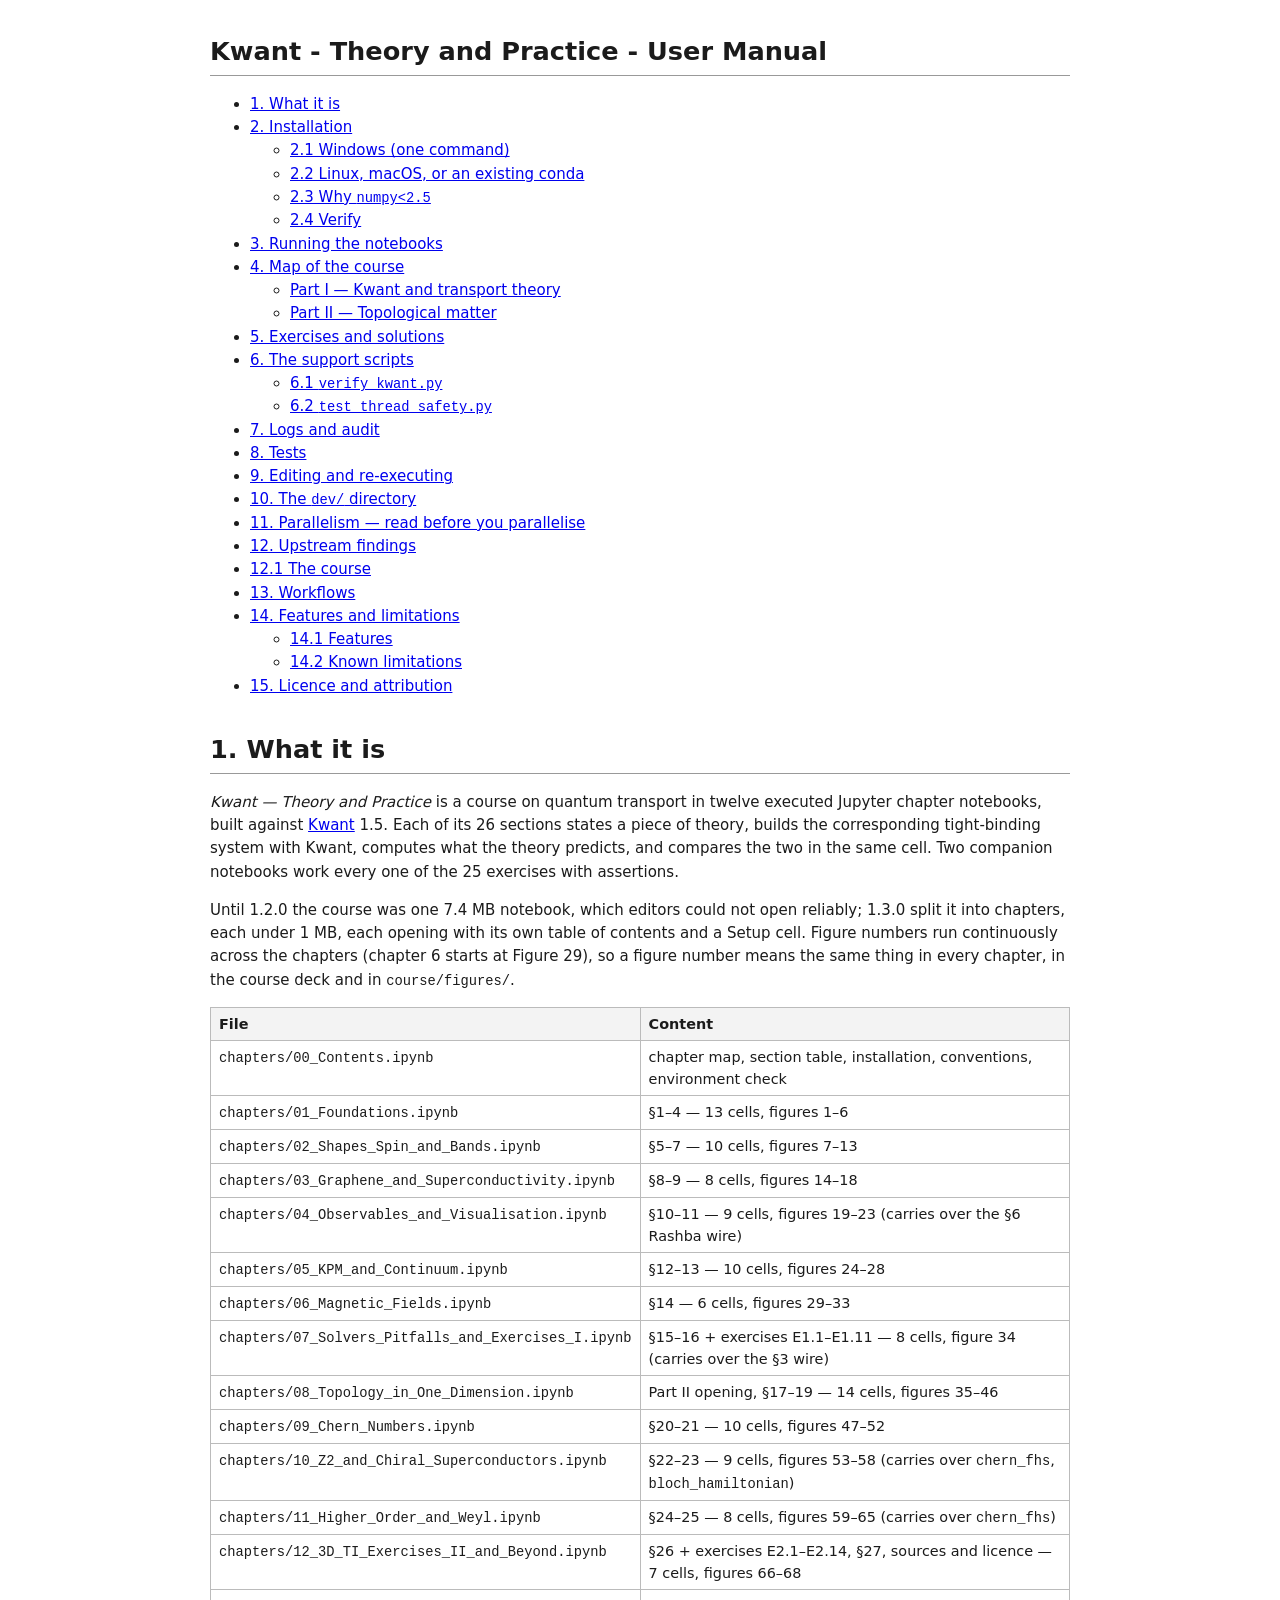
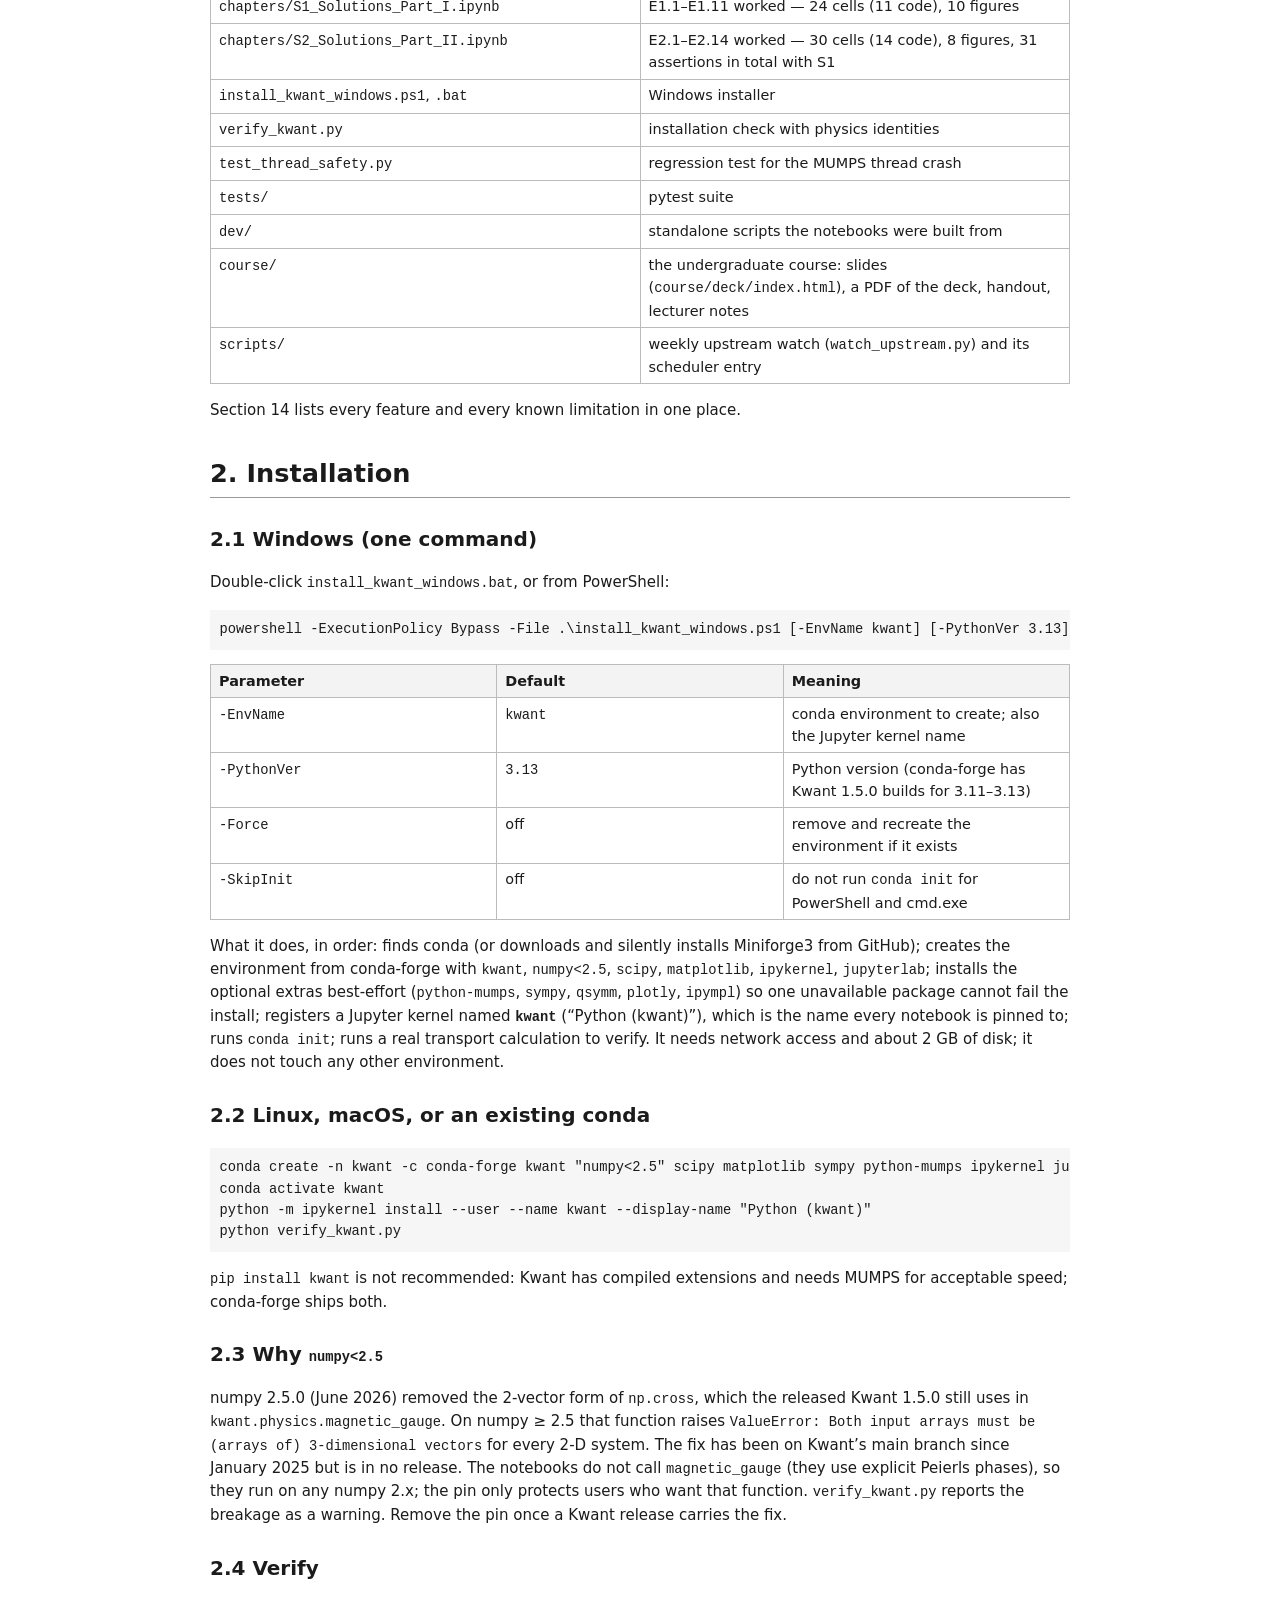
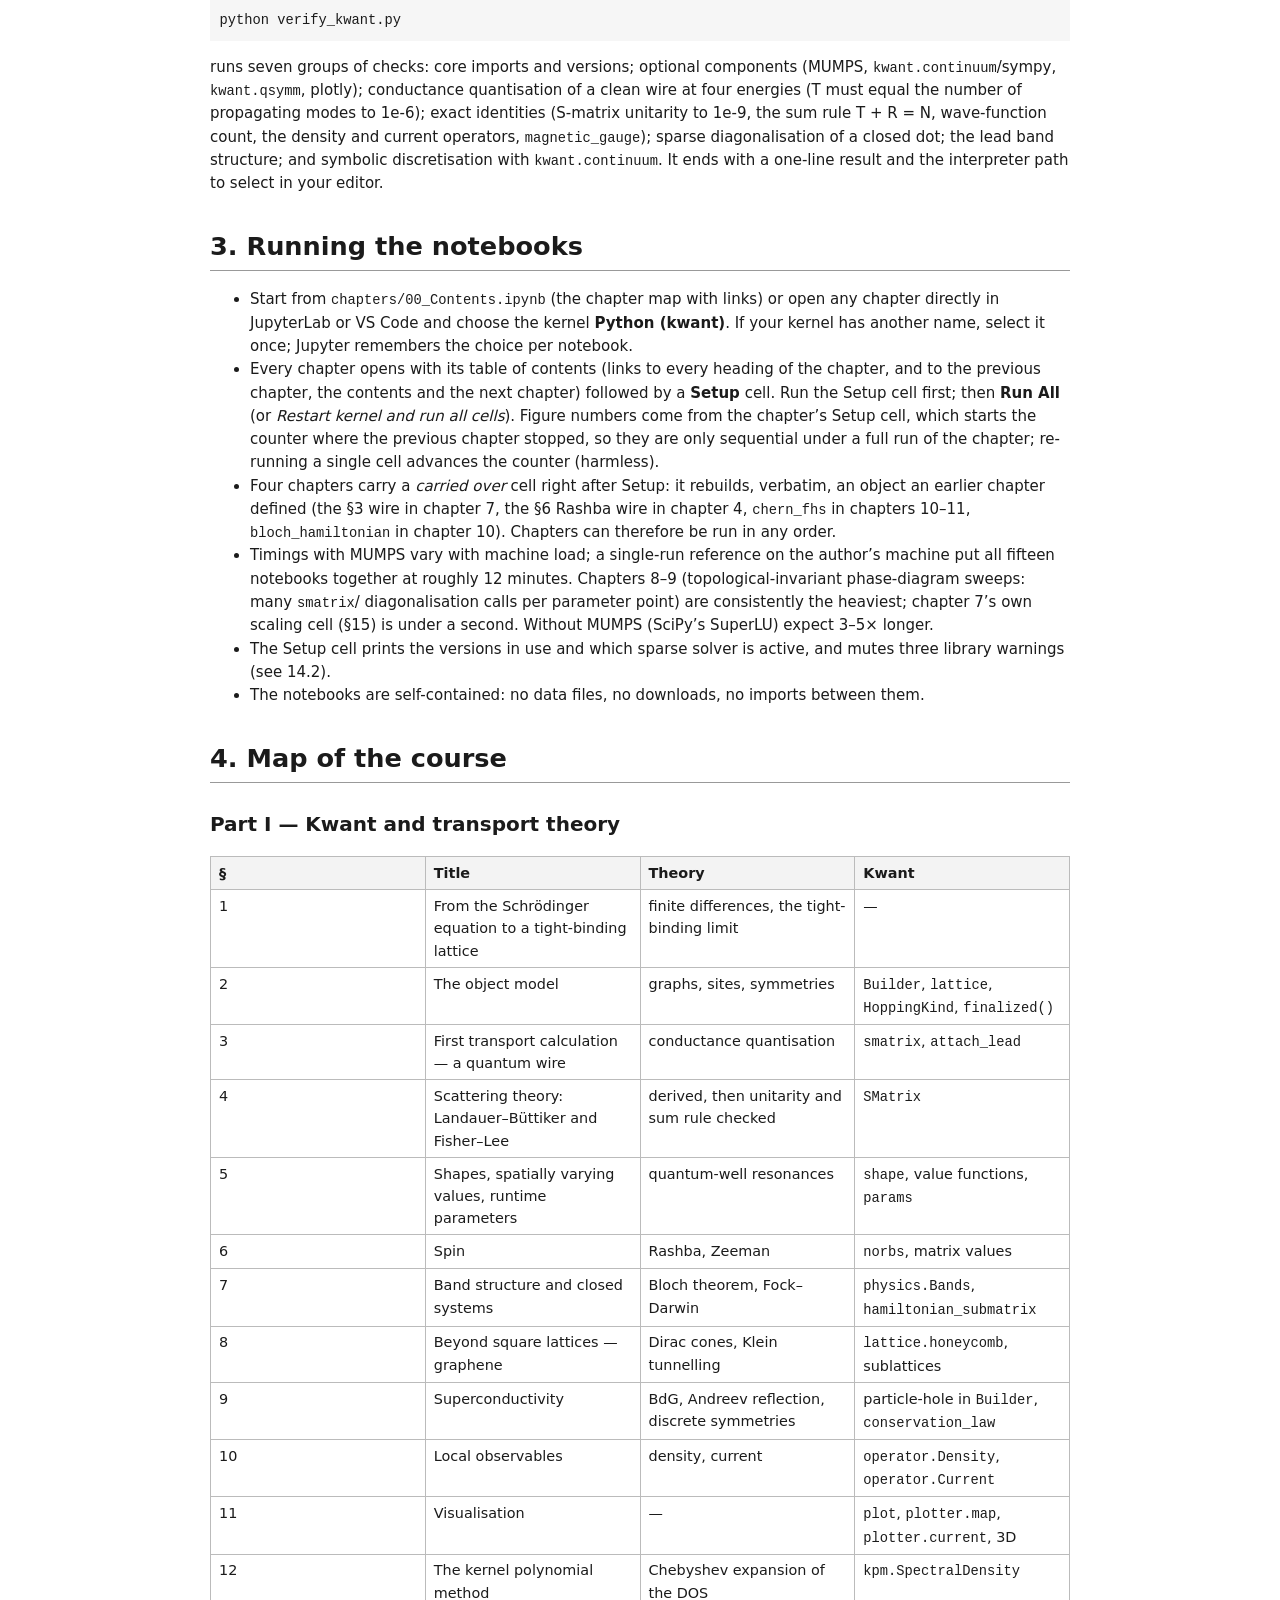
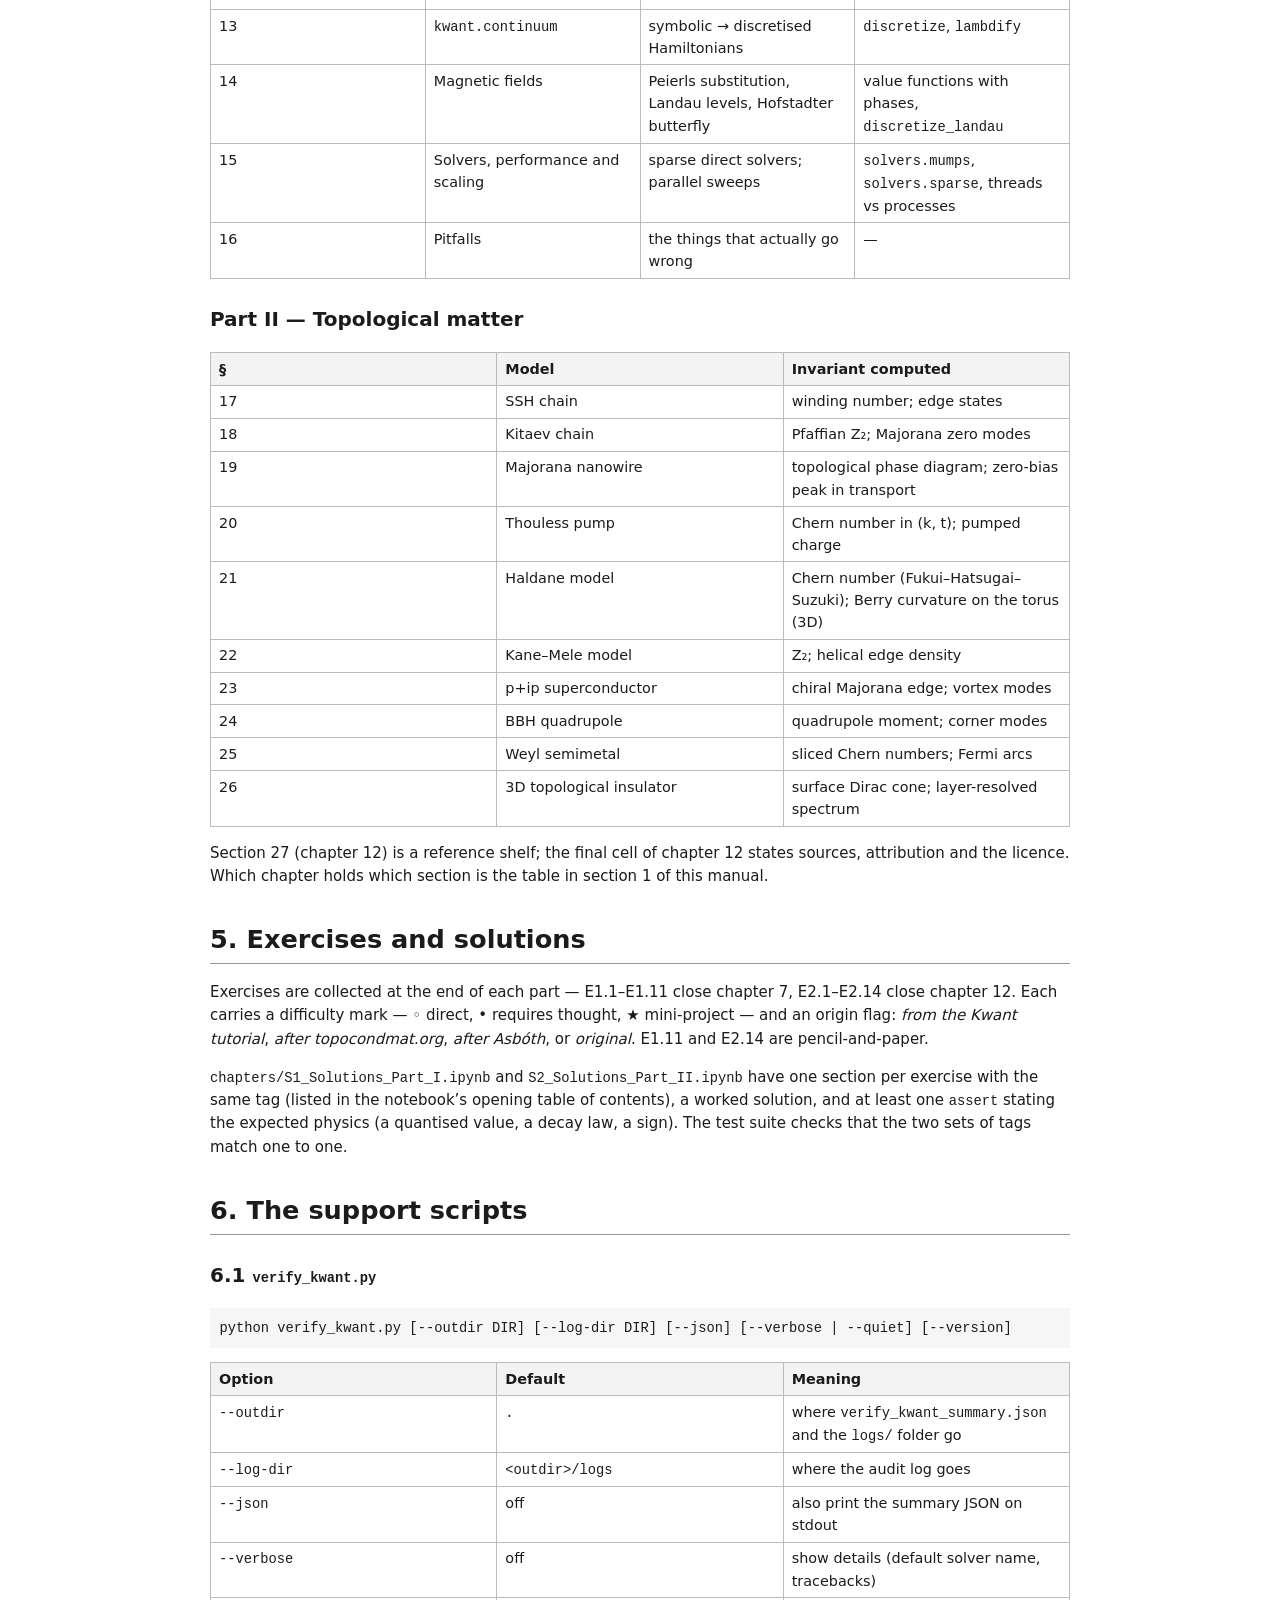
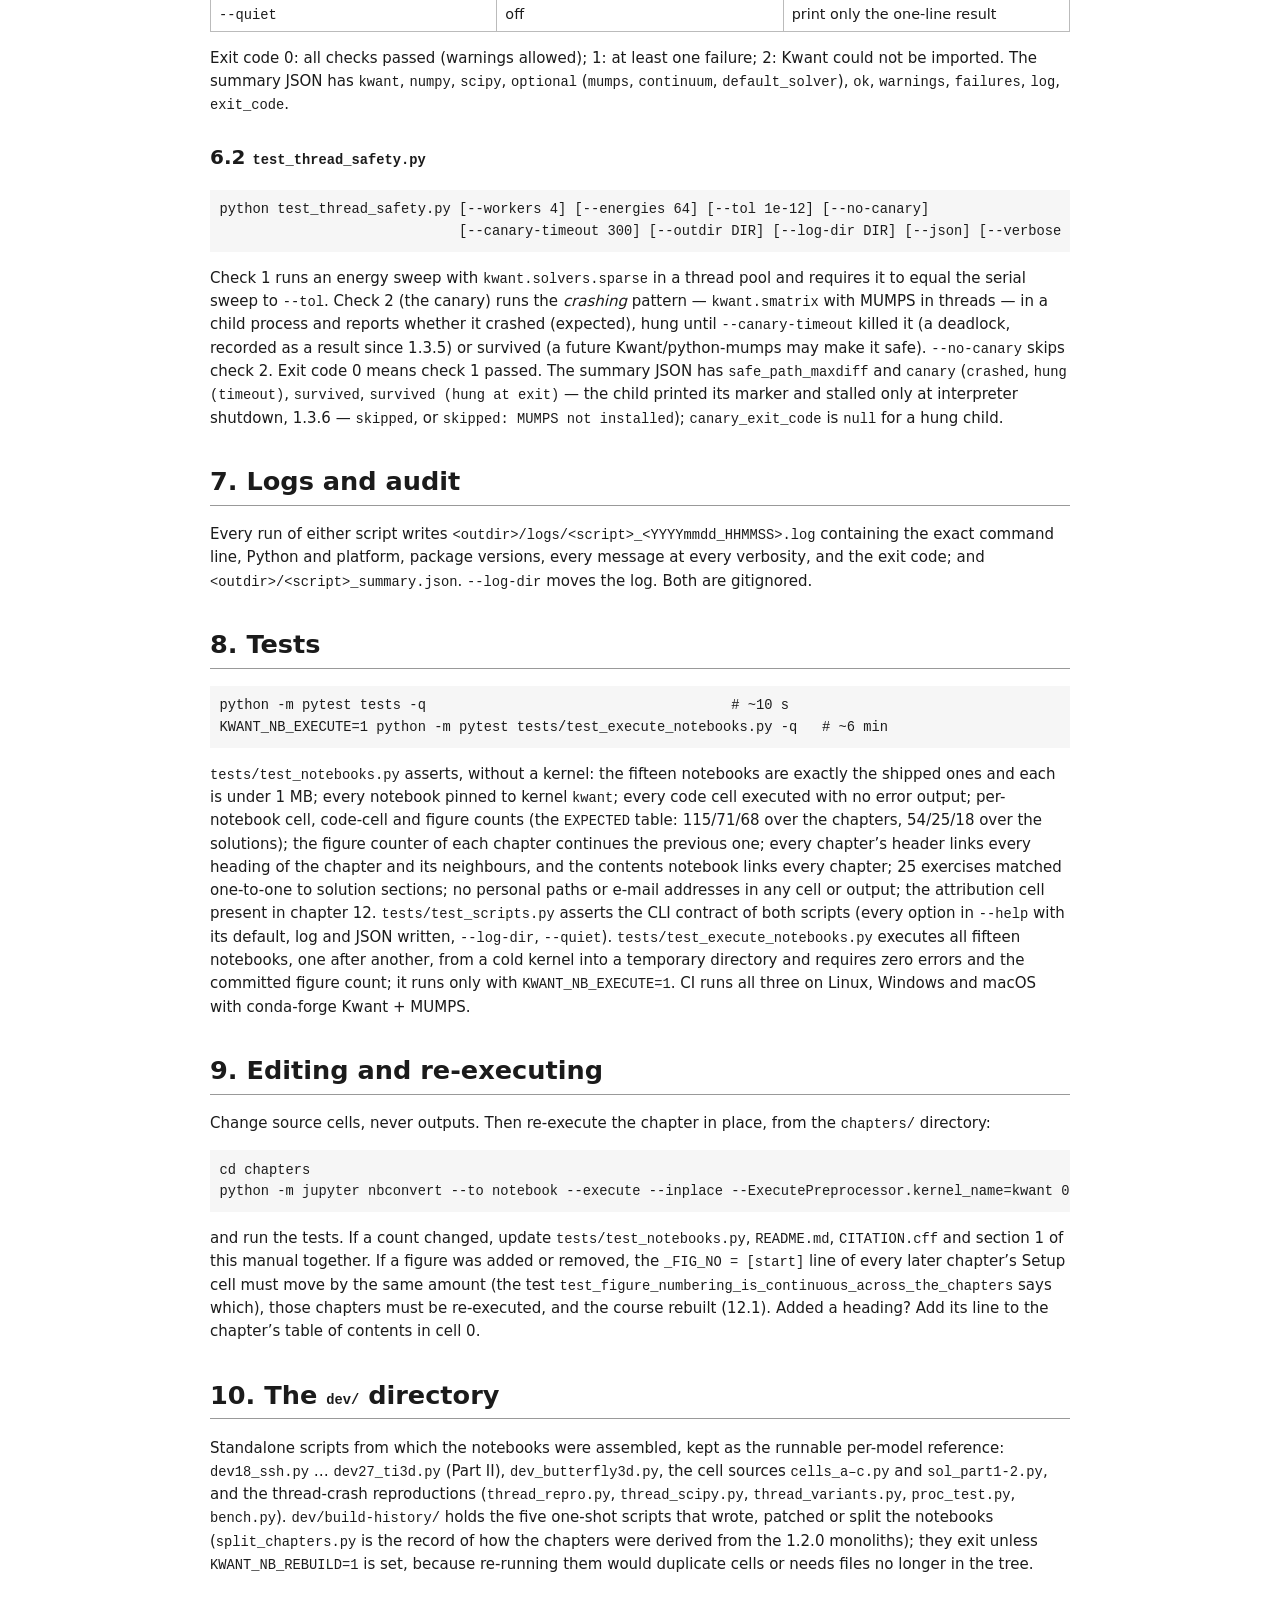
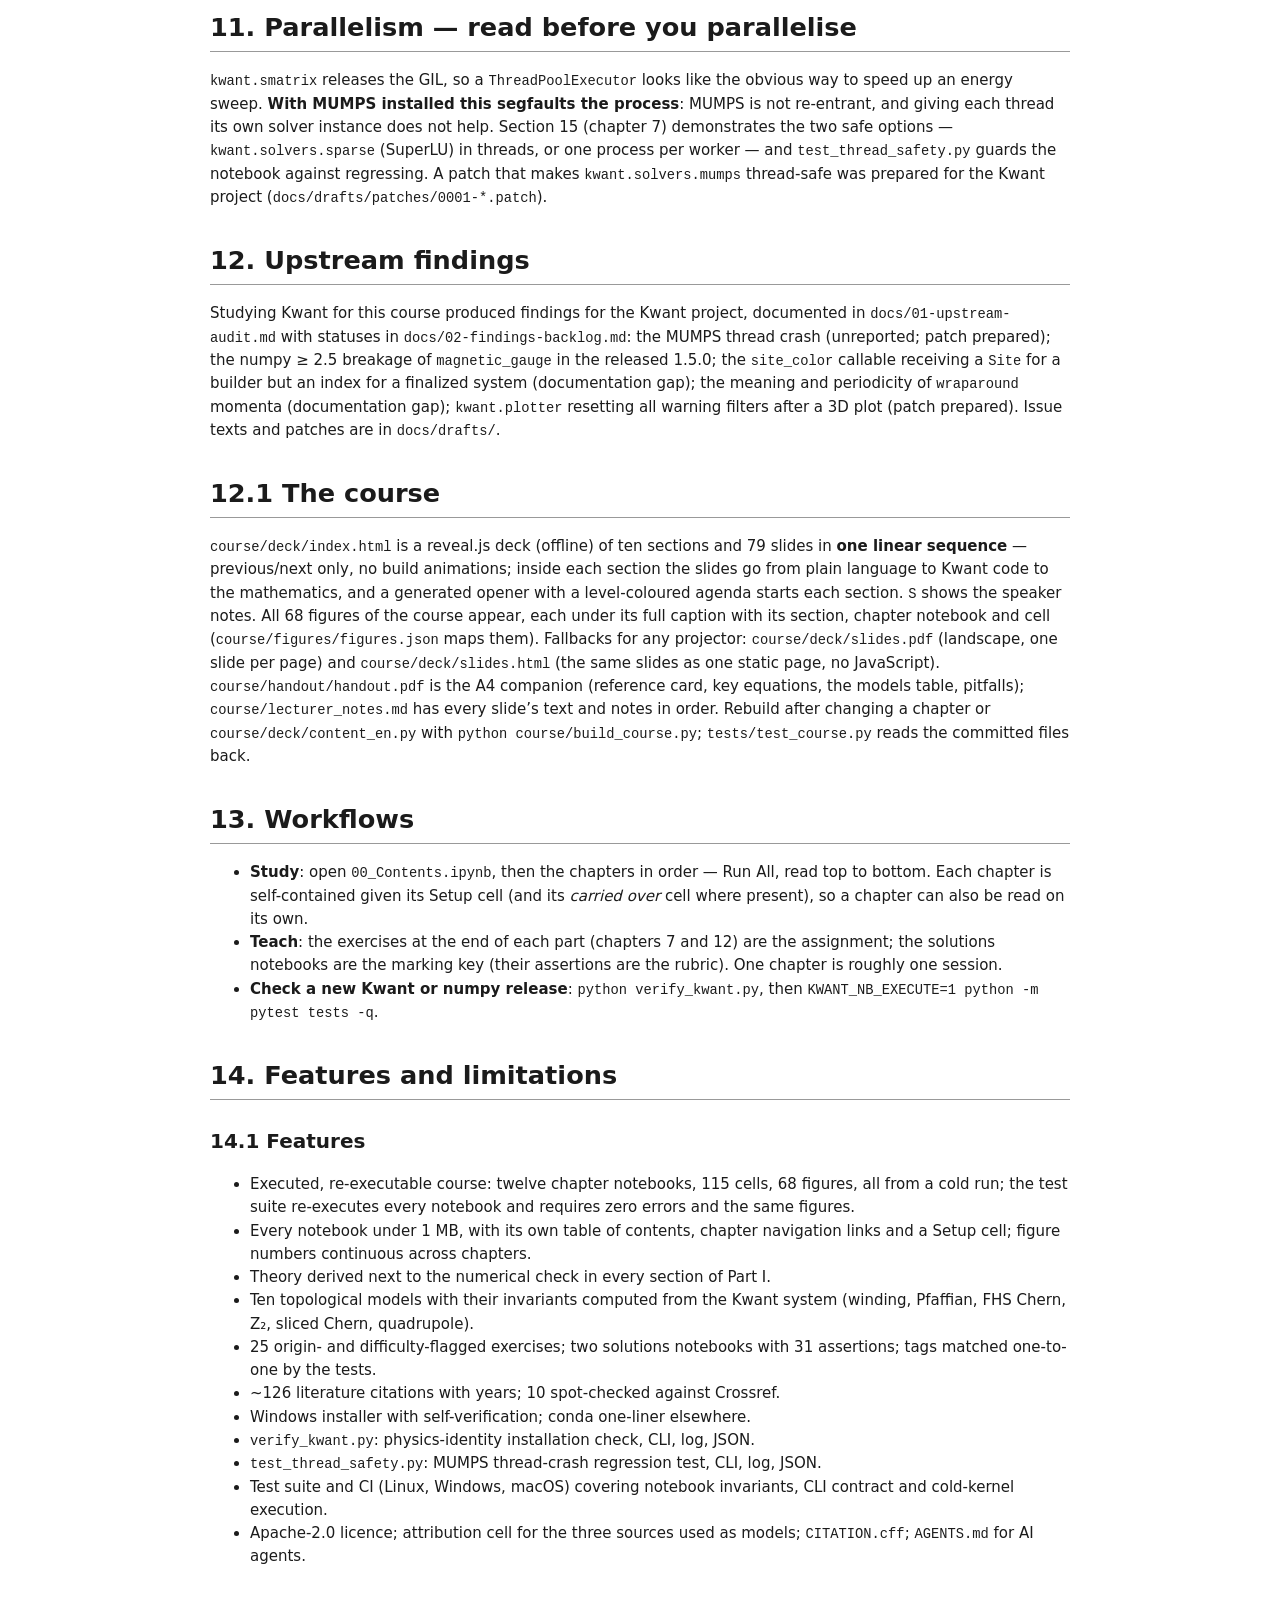
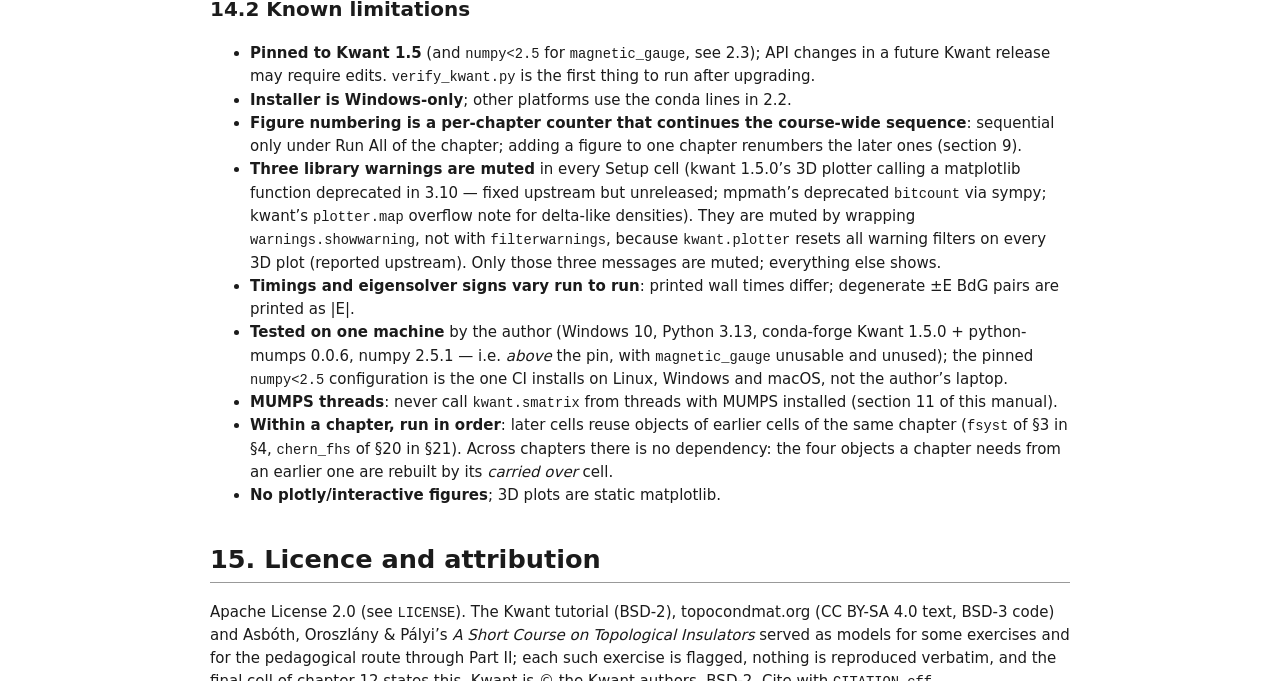
<file: docs/USER_MANUAL.html>
<!DOCTYPE html>
<html xmlns="http://www.w3.org/1999/xhtml">
<head>
  <meta charset="utf-8" />
  <meta name="generator" content="pandoc 3.10.2" />
  <meta name="viewport" content="width=device-width, initial-scale=1.0, user-scalable=yes" />
  <title>Kwant - Theory and Practice - User Manual</title>
  <style>

span.smallcaps{font-variant: small-caps;}
div.columns{display: flex; gap: 1.5em;}
div.column{flex: auto;}
@media screen {
div.columns{gap: min(4vw, 1.5em);}
div.column{overflow-x: auto;}
}
div.hanging-indent{margin-left: 1.5em; text-indent: -1.5em;}

ul.task-list[class]{list-style: none;}
ul.task-list li input[type="checkbox"] {
font-size: inherit;
width: 0.8em;
margin: 0 0.8em 0.2em -1.6em;
vertical-align: middle;
}
.display.math{display: block; text-align: center; margin: 0.5rem auto;}
</style>
  <style type="text/css">body{font:15px/1.55 system-ui,-apple-system,Segoe UI,Roboto,sans-serif;max-width:860px;margin:2rem auto;padding:0 1rem;color:#1b1b1b;background:#fff}h1{font-size:1.6rem;border-bottom:1px solid #999;padding-bottom:.2rem;margin-top:2rem}h2{font-size:1.25rem;margin-top:1.6rem}table{border-collapse:collapse;width:100%;font-size:.9rem}th,td{border:1px solid #bbb;padding:.3rem .5rem;text-align:left;vertical-align:top}th{background:#f3f3f3}pre,code{font-family:ui-monospace,Consolas,monospace;font-size:.86rem}pre{background:#f6f6f6;padding:.6rem;overflow-x:auto}@media(prefers-color-scheme:dark){body{color:#e6e6e6;background:#151515}th{background:#222}pre{background:#222}}</style>
</head>
<body>
<header id="title-block-header">
<h1 class="title">Kwant - Theory and Practice - User Manual</h1>
</header>
<nav id="TOC" role="doc-toc">
<ul>
<li><a href="#what-it-is" id="toc-what-it-is">1. What it is</a></li>
<li><a href="#installation" id="toc-installation">2. Installation</a>
<ul>
<li><a href="#windows-one-command" id="toc-windows-one-command">2.1
Windows (one command)</a></li>
<li><a href="#linux-macos-or-an-existing-conda" id="toc-linux-macos-or-an-existing-conda">2.2 Linux, macOS, or an
existing conda</a></li>
<li><a href="#why-numpy2.5" id="toc-why-numpy2.5">2.3 Why
<code>numpy&lt;2.5</code></a></li>
<li><a href="#verify" id="toc-verify">2.4 Verify</a></li>
</ul></li>
<li><a href="#running-the-notebooks" id="toc-running-the-notebooks">3.
Running the notebooks</a></li>
<li><a href="#map-of-the-course" id="toc-map-of-the-course">4. Map of
the course</a>
<ul>
<li><a href="#part-i-kwant-and-transport-theory" id="toc-part-i-kwant-and-transport-theory">Part I — Kwant and transport
theory</a></li>
<li><a href="#part-ii-topological-matter" id="toc-part-ii-topological-matter">Part II — Topological
matter</a></li>
</ul></li>
<li><a href="#exercises-and-solutions" id="toc-exercises-and-solutions">5. Exercises and solutions</a></li>
<li><a href="#the-support-scripts" id="toc-the-support-scripts">6. The
support scripts</a>
<ul>
<li><a href="#verify_kwant.py" id="toc-verify_kwant.py">6.1
<code>verify_kwant.py</code></a></li>
<li><a href="#test_thread_safety.py" id="toc-test_thread_safety.py">6.2
<code>test_thread_safety.py</code></a></li>
</ul></li>
<li><a href="#logs-and-audit" id="toc-logs-and-audit">7. Logs and
audit</a></li>
<li><a href="#tests" id="toc-tests">8. Tests</a></li>
<li><a href="#editing-and-re-executing" id="toc-editing-and-re-executing">9. Editing and re-executing</a></li>
<li><a href="#the-dev-directory" id="toc-the-dev-directory">10. The
<code>dev/</code> directory</a></li>
<li><a href="#parallelism-read-before-you-parallelise" id="toc-parallelism-read-before-you-parallelise">11. Parallelism — read
before you parallelise</a></li>
<li><a href="#upstream-findings" id="toc-upstream-findings">12. Upstream
findings</a></li>
<li><a href="#the-course" id="toc-the-course">12.1 The course</a></li>
<li><a href="#workflows" id="toc-workflows">13. Workflows</a></li>
<li><a href="#features-and-limitations" id="toc-features-and-limitations">14. Features and limitations</a>
<ul>
<li><a href="#features" id="toc-features">14.1 Features</a></li>
<li><a href="#known-limitations" id="toc-known-limitations">14.2 Known
limitations</a></li>
</ul></li>
<li><a href="#licence-and-attribution" id="toc-licence-and-attribution">15. Licence and attribution</a></li>
</ul>
</nav>
<h1 id="what-it-is">1. What it is</h1>
<p><em>Kwant — Theory and Practice</em> is a course on quantum transport
in twelve executed Jupyter chapter notebooks, built against <a href="https://kwant-project.org">Kwant</a> 1.5. Each of its 26 sections
states a piece of theory, builds the corresponding tight-binding system
with Kwant, computes what the theory predicts, and compares the two in
the same cell. Two companion notebooks work every one of the 25
exercises with assertions.</p>
<p>Until 1.2.0 the course was one 7.4 MB notebook, which editors could
not open reliably; 1.3.0 split it into chapters, each under 1 MB, each
opening with its own table of contents and a Setup cell. Figure numbers
run continuously across the chapters (chapter 6 starts at Figure 29), so
a figure number means the same thing in every chapter, in the course
deck and in <code>course/figures/</code>.</p>
<table>
<colgroup>
<col style="width: 50%" />
<col style="width: 50%" />
</colgroup>
<thead>
<tr>
<th>File</th>
<th>Content</th>
</tr>
</thead>
<tbody>
<tr>
<td><code>chapters/00_Contents.ipynb</code></td>
<td>chapter map, section table, installation, conventions, environment
check</td>
</tr>
<tr>
<td><code>chapters/01_Foundations.ipynb</code></td>
<td>§1–4 — 13 cells, figures 1–6</td>
</tr>
<tr>
<td><code>chapters/02_Shapes_Spin_and_Bands.ipynb</code></td>
<td>§5–7 — 10 cells, figures 7–13</td>
</tr>
<tr>
<td><code>chapters/03_Graphene_and_Superconductivity.ipynb</code></td>
<td>§8–9 — 8 cells, figures 14–18</td>
</tr>
<tr>
<td><code>chapters/04_Observables_and_Visualisation.ipynb</code></td>
<td>§10–11 — 9 cells, figures 19–23 (carries over the §6 Rashba
wire)</td>
</tr>
<tr>
<td><code>chapters/05_KPM_and_Continuum.ipynb</code></td>
<td>§12–13 — 10 cells, figures 24–28</td>
</tr>
<tr>
<td><code>chapters/06_Magnetic_Fields.ipynb</code></td>
<td>§14 — 6 cells, figures 29–33</td>
</tr>
<tr>
<td><code>chapters/07_Solvers_Pitfalls_and_Exercises_I.ipynb</code></td>
<td>§15–16 + exercises E1.1–E1.11 — 8 cells, figure 34 (carries over the
§3 wire)</td>
</tr>
<tr>
<td><code>chapters/08_Topology_in_One_Dimension.ipynb</code></td>
<td>Part II opening, §17–19 — 14 cells, figures 35–46</td>
</tr>
<tr>
<td><code>chapters/09_Chern_Numbers.ipynb</code></td>
<td>§20–21 — 10 cells, figures 47–52</td>
</tr>
<tr>
<td><code>chapters/10_Z2_and_Chiral_Superconductors.ipynb</code></td>
<td>§22–23 — 9 cells, figures 53–58 (carries over
<code>chern_fhs</code>, <code>bloch_hamiltonian</code>)</td>
</tr>
<tr>
<td><code>chapters/11_Higher_Order_and_Weyl.ipynb</code></td>
<td>§24–25 — 8 cells, figures 59–65 (carries over
<code>chern_fhs</code>)</td>
</tr>
<tr>
<td><code>chapters/12_3D_TI_Exercises_II_and_Beyond.ipynb</code></td>
<td>§26 + exercises E2.1–E2.14, §27, sources and licence — 7 cells,
figures 66–68</td>
</tr>
<tr>
<td><code>chapters/S1_Solutions_Part_I.ipynb</code></td>
<td>E1.1–E1.11 worked — 24 cells (11 code), 10 figures</td>
</tr>
<tr>
<td><code>chapters/S2_Solutions_Part_II.ipynb</code></td>
<td>E2.1–E2.14 worked — 30 cells (14 code), 8 figures, 31 assertions in
total with S1</td>
</tr>
<tr>
<td><code>install_kwant_windows.ps1</code>, <code>.bat</code></td>
<td>Windows installer</td>
</tr>
<tr>
<td><code>verify_kwant.py</code></td>
<td>installation check with physics identities</td>
</tr>
<tr>
<td><code>test_thread_safety.py</code></td>
<td>regression test for the MUMPS thread crash</td>
</tr>
<tr>
<td><code>tests/</code></td>
<td>pytest suite</td>
</tr>
<tr>
<td><code>dev/</code></td>
<td>standalone scripts the notebooks were built from</td>
</tr>
<tr>
<td><code>course/</code></td>
<td>the undergraduate course: slides
(<code>course/deck/index.html</code>), a PDF of the deck, handout,
lecturer notes</td>
</tr>
<tr>
<td><code>scripts/</code></td>
<td>weekly upstream watch (<code>watch_upstream.py</code>) and its
scheduler entry</td>
</tr>
</tbody>
</table>
<p>Section 14 lists every feature and every known limitation in one
place.</p>
<h1 id="installation">2. Installation</h1>
<h2 id="windows-one-command">2.1 Windows (one command)</h2>
<p>Double-click <code>install_kwant_windows.bat</code>, or from
PowerShell:</p>
<pre><code>powershell -ExecutionPolicy Bypass -File .\install_kwant_windows.ps1 [-EnvName kwant] [-PythonVer 3.13] [-Force] [-SkipInit]</code></pre>
<table>
<colgroup>
<col style="width: 33%" />
<col style="width: 33%" />
<col style="width: 33%" />
</colgroup>
<thead>
<tr>
<th>Parameter</th>
<th>Default</th>
<th>Meaning</th>
</tr>
</thead>
<tbody>
<tr>
<td><code>-EnvName</code></td>
<td><code>kwant</code></td>
<td>conda environment to create; also the Jupyter kernel name</td>
</tr>
<tr>
<td><code>-PythonVer</code></td>
<td><code>3.13</code></td>
<td>Python version (conda-forge has Kwant 1.5.0 builds for
3.11–3.13)</td>
</tr>
<tr>
<td><code>-Force</code></td>
<td>off</td>
<td>remove and recreate the environment if it exists</td>
</tr>
<tr>
<td><code>-SkipInit</code></td>
<td>off</td>
<td>do not run <code>conda init</code> for PowerShell and cmd.exe</td>
</tr>
</tbody>
</table>
<p>What it does, in order: finds conda (or downloads and silently
installs Miniforge3 from GitHub); creates the environment from
conda-forge with <code>kwant</code>, <code>numpy&lt;2.5</code>,
<code>scipy</code>, <code>matplotlib</code>, <code>ipykernel</code>,
<code>jupyterlab</code>; installs the optional extras best-effort
(<code>python-mumps</code>, <code>sympy</code>, <code>qsymm</code>,
<code>plotly</code>, <code>ipympl</code>) so one unavailable package
cannot fail the install; registers a Jupyter kernel named
<strong><code>kwant</code></strong> (“Python (kwant)”), which is the
name every notebook is pinned to; runs <code>conda init</code>; runs a
real transport calculation to verify. It needs network access and about
2 GB of disk; it does not touch any other environment.</p>
<h2 id="linux-macos-or-an-existing-conda">2.2 Linux, macOS, or an
existing conda</h2>
<pre><code>conda create -n kwant -c conda-forge kwant &quot;numpy&lt;2.5&quot; scipy matplotlib sympy python-mumps ipykernel jupyterlab
conda activate kwant
python -m ipykernel install --user --name kwant --display-name &quot;Python (kwant)&quot;
python verify_kwant.py</code></pre>
<p><code>pip install kwant</code> is not recommended: Kwant has compiled
extensions and needs MUMPS for acceptable speed; conda-forge ships
both.</p>
<h2 id="why-numpy2.5">2.3 Why <code>numpy&lt;2.5</code></h2>
<p>numpy 2.5.0 (June 2026) removed the 2-vector form of
<code>np.cross</code>, which the released Kwant 1.5.0 still uses in
<code>kwant.physics.magnetic_gauge</code>. On numpy ≥ 2.5 that function
raises
<code>ValueError: Both input arrays must be (arrays of) 3-dimensional vectors</code>
for every 2-D system. The fix has been on Kwant’s main branch since
January 2025 but is in no release. The notebooks do not call
<code>magnetic_gauge</code> (they use explicit Peierls phases), so they
run on any numpy 2.x; the pin only protects users who want that
function. <code>verify_kwant.py</code> reports the breakage as a
warning. Remove the pin once a Kwant release carries the fix.</p>
<h2 id="verify">2.4 Verify</h2>
<pre><code>python verify_kwant.py</code></pre>
<p>runs seven groups of checks: core imports and versions; optional
components (MUMPS, <code>kwant.continuum</code>/sympy,
<code>kwant.qsymm</code>, plotly); conductance quantisation of a clean
wire at four energies (T must equal the number of propagating modes to
1e-6); exact identities (S-matrix unitarity to 1e-9, the sum rule T + R
= N, wave-function count, the density and current operators,
<code>magnetic_gauge</code>); sparse diagonalisation of a closed dot;
the lead band structure; and symbolic discretisation with
<code>kwant.continuum</code>. It ends with a one-line result and the
interpreter path to select in your editor.</p>
<h1 id="running-the-notebooks">3. Running the notebooks</h1>
<ul>
<li>Start from <code>chapters/00_Contents.ipynb</code> (the chapter map
with links) or open any chapter directly in JupyterLab or VS Code and
choose the kernel <strong>Python (kwant)</strong>. If your kernel has
another name, select it once; Jupyter remembers the choice per
notebook.</li>
<li>Every chapter opens with its table of contents (links to every
heading of the chapter, and to the previous chapter, the contents and
the next chapter) followed by a <strong>Setup</strong> cell. Run the
Setup cell first; then <strong>Run All</strong> (or <em>Restart kernel
and run all cells</em>). Figure numbers come from the chapter’s Setup
cell, which starts the counter where the previous chapter stopped, so
they are only sequential under a full run of the chapter; re-running a
single cell advances the counter (harmless).</li>
<li>Four chapters carry a <em>carried over</em> cell right after Setup:
it rebuilds, verbatim, an object an earlier chapter defined (the §3 wire
in chapter 7, the §6 Rashba wire in chapter 4, <code>chern_fhs</code> in
chapters 10–11, <code>bloch_hamiltonian</code> in chapter 10). Chapters
can therefore be run in any order.</li>
<li>Timings with MUMPS vary with machine load; a single-run reference on
the author’s machine put all fifteen notebooks together at roughly 12
minutes. Chapters 8–9 (topological-invariant phase-diagram sweeps: many
<code>smatrix</code>/ diagonalisation calls per parameter point) are
consistently the heaviest; chapter 7’s own scaling cell (§15) is under a
second. Without MUMPS (SciPy’s SuperLU) expect 3–5× longer.</li>
<li>The Setup cell prints the versions in use and which sparse solver is
active, and mutes three library warnings (see 14.2).</li>
<li>The notebooks are self-contained: no data files, no downloads, no
imports between them.</li>
</ul>
<h1 id="map-of-the-course">4. Map of the course</h1>
<h2 id="part-i-kwant-and-transport-theory">Part I — Kwant and transport
theory</h2>
<table>
<colgroup>
<col style="width: 25%" />
<col style="width: 25%" />
<col style="width: 25%" />
<col style="width: 25%" />
</colgroup>
<thead>
<tr>
<th>§</th>
<th>Title</th>
<th>Theory</th>
<th>Kwant</th>
</tr>
</thead>
<tbody>
<tr>
<td>1</td>
<td>From the Schrödinger equation to a tight-binding lattice</td>
<td>finite differences, the tight-binding limit</td>
<td>—</td>
</tr>
<tr>
<td>2</td>
<td>The object model</td>
<td>graphs, sites, symmetries</td>
<td><code>Builder</code>, <code>lattice</code>,
<code>HoppingKind</code>, <code>finalized()</code></td>
</tr>
<tr>
<td>3</td>
<td>First transport calculation — a quantum wire</td>
<td>conductance quantisation</td>
<td><code>smatrix</code>, <code>attach_lead</code></td>
</tr>
<tr>
<td>4</td>
<td>Scattering theory: Landauer–Büttiker and Fisher–Lee</td>
<td>derived, then unitarity and sum rule checked</td>
<td><code>SMatrix</code></td>
</tr>
<tr>
<td>5</td>
<td>Shapes, spatially varying values, runtime parameters</td>
<td>quantum-well resonances</td>
<td><code>shape</code>, value functions, <code>params</code></td>
</tr>
<tr>
<td>6</td>
<td>Spin</td>
<td>Rashba, Zeeman</td>
<td><code>norbs</code>, matrix values</td>
</tr>
<tr>
<td>7</td>
<td>Band structure and closed systems</td>
<td>Bloch theorem, Fock–Darwin</td>
<td><code>physics.Bands</code>, <code>hamiltonian_submatrix</code></td>
</tr>
<tr>
<td>8</td>
<td>Beyond square lattices — graphene</td>
<td>Dirac cones, Klein tunnelling</td>
<td><code>lattice.honeycomb</code>, sublattices</td>
</tr>
<tr>
<td>9</td>
<td>Superconductivity</td>
<td>BdG, Andreev reflection, discrete symmetries</td>
<td>particle-hole in <code>Builder</code>,
<code>conservation_law</code></td>
</tr>
<tr>
<td>10</td>
<td>Local observables</td>
<td>density, current</td>
<td><code>operator.Density</code>, <code>operator.Current</code></td>
</tr>
<tr>
<td>11</td>
<td>Visualisation</td>
<td>—</td>
<td><code>plot</code>, <code>plotter.map</code>,
<code>plotter.current</code>, 3D</td>
</tr>
<tr>
<td>12</td>
<td>The kernel polynomial method</td>
<td>Chebyshev expansion of the DOS</td>
<td><code>kpm.SpectralDensity</code></td>
</tr>
<tr>
<td>13</td>
<td><code>kwant.continuum</code></td>
<td>symbolic → discretised Hamiltonians</td>
<td><code>discretize</code>, <code>lambdify</code></td>
</tr>
<tr>
<td>14</td>
<td>Magnetic fields</td>
<td>Peierls substitution, Landau levels, Hofstadter butterfly</td>
<td>value functions with phases, <code>discretize_landau</code></td>
</tr>
<tr>
<td>15</td>
<td>Solvers, performance and scaling</td>
<td>sparse direct solvers; parallel sweeps</td>
<td><code>solvers.mumps</code>, <code>solvers.sparse</code>, threads vs
processes</td>
</tr>
<tr>
<td>16</td>
<td>Pitfalls</td>
<td>the things that actually go wrong</td>
<td>—</td>
</tr>
</tbody>
</table>
<h2 id="part-ii-topological-matter">Part II — Topological matter</h2>
<table>
<colgroup>
<col style="width: 33%" />
<col style="width: 33%" />
<col style="width: 33%" />
</colgroup>
<thead>
<tr>
<th>§</th>
<th>Model</th>
<th>Invariant computed</th>
</tr>
</thead>
<tbody>
<tr>
<td>17</td>
<td>SSH chain</td>
<td>winding number; edge states</td>
</tr>
<tr>
<td>18</td>
<td>Kitaev chain</td>
<td>Pfaffian Z₂; Majorana zero modes</td>
</tr>
<tr>
<td>19</td>
<td>Majorana nanowire</td>
<td>topological phase diagram; zero-bias peak in transport</td>
</tr>
<tr>
<td>20</td>
<td>Thouless pump</td>
<td>Chern number in (k, t); pumped charge</td>
</tr>
<tr>
<td>21</td>
<td>Haldane model</td>
<td>Chern number (Fukui–Hatsugai–Suzuki); Berry curvature on the torus
(3D)</td>
</tr>
<tr>
<td>22</td>
<td>Kane–Mele model</td>
<td>Z₂; helical edge density</td>
</tr>
<tr>
<td>23</td>
<td>p+ip superconductor</td>
<td>chiral Majorana edge; vortex modes</td>
</tr>
<tr>
<td>24</td>
<td>BBH quadrupole</td>
<td>quadrupole moment; corner modes</td>
</tr>
<tr>
<td>25</td>
<td>Weyl semimetal</td>
<td>sliced Chern numbers; Fermi arcs</td>
</tr>
<tr>
<td>26</td>
<td>3D topological insulator</td>
<td>surface Dirac cone; layer-resolved spectrum</td>
</tr>
</tbody>
</table>
<p>Section 27 (chapter 12) is a reference shelf; the final cell of
chapter 12 states sources, attribution and the licence. Which chapter
holds which section is the table in section 1 of this manual.</p>
<h1 id="exercises-and-solutions">5. Exercises and solutions</h1>
<p>Exercises are collected at the end of each part — E1.1–E1.11 close
chapter 7, E2.1–E2.14 close chapter 12. Each carries a difficulty mark —
◦ direct, • requires thought, ★ mini-project — and an origin flag:
<em>from the Kwant tutorial</em>, <em>after topocondmat.org</em>,
<em>after Asbóth</em>, or <em>original</em>. E1.11 and E2.14 are
pencil-and-paper.</p>
<p><code>chapters/S1_Solutions_Part_I.ipynb</code> and
<code>S2_Solutions_Part_II.ipynb</code> have one section per exercise
with the same tag (listed in the notebook’s opening table of contents),
a worked solution, and at least one <code>assert</code> stating the
expected physics (a quantised value, a decay law, a sign). The test
suite checks that the two sets of tags match one to one.</p>
<h1 id="the-support-scripts">6. The support scripts</h1>
<h2 id="verify_kwant.py">6.1 <code>verify_kwant.py</code></h2>
<pre><code>python verify_kwant.py [--outdir DIR] [--log-dir DIR] [--json] [--verbose | --quiet] [--version]</code></pre>
<table>
<colgroup>
<col style="width: 33%" />
<col style="width: 33%" />
<col style="width: 33%" />
</colgroup>
<thead>
<tr>
<th>Option</th>
<th>Default</th>
<th>Meaning</th>
</tr>
</thead>
<tbody>
<tr>
<td><code>--outdir</code></td>
<td><code>.</code></td>
<td>where <code>verify_kwant_summary.json</code> and the
<code>logs/</code> folder go</td>
</tr>
<tr>
<td><code>--log-dir</code></td>
<td><code>&lt;outdir&gt;/logs</code></td>
<td>where the audit log goes</td>
</tr>
<tr>
<td><code>--json</code></td>
<td>off</td>
<td>also print the summary JSON on stdout</td>
</tr>
<tr>
<td><code>--verbose</code></td>
<td>off</td>
<td>show details (default solver name, tracebacks)</td>
</tr>
<tr>
<td><code>--quiet</code></td>
<td>off</td>
<td>print only the one-line result</td>
</tr>
</tbody>
</table>
<p>Exit code 0: all checks passed (warnings allowed); 1: at least one
failure; 2: Kwant could not be imported. The summary JSON has
<code>kwant</code>, <code>numpy</code>, <code>scipy</code>,
<code>optional</code> (<code>mumps</code>, <code>continuum</code>,
<code>default_solver</code>), <code>ok</code>, <code>warnings</code>,
<code>failures</code>, <code>log</code>, <code>exit_code</code>.</p>
<h2 id="test_thread_safety.py">6.2
<code>test_thread_safety.py</code></h2>
<pre><code>python test_thread_safety.py [--workers 4] [--energies 64] [--tol 1e-12] [--no-canary]
                             [--canary-timeout 300] [--outdir DIR] [--log-dir DIR] [--json] [--verbose | --quiet] [--version]</code></pre>
<p>Check 1 runs an energy sweep with <code>kwant.solvers.sparse</code>
in a thread pool and requires it to equal the serial sweep to
<code>--tol</code>. Check 2 (the canary) runs the <em>crashing</em>
pattern — <code>kwant.smatrix</code> with MUMPS in threads — in a child
process and reports whether it crashed (expected), hung until
<code>--canary-timeout</code> killed it (a deadlock, recorded as a
result since 1.3.5) or survived (a future Kwant/python-mumps may make it
safe). <code>--no-canary</code> skips check 2. Exit code 0 means check 1
passed. The summary JSON has <code>safe_path_maxdiff</code> and
<code>canary</code> (<code>crashed</code>, <code>hung (timeout)</code>,
<code>survived</code>, <code>survived (hung at exit)</code> — the child
printed its marker and stalled only at interpreter shutdown, 1.3.6 —
<code>skipped</code>, or <code>skipped: MUMPS not installed</code>);
<code>canary_exit_code</code> is <code>null</code> for a hung child.</p>
<h1 id="logs-and-audit">7. Logs and audit</h1>
<p>Every run of either script writes
<code>&lt;outdir&gt;/logs/&lt;script&gt;_&lt;YYYYmmdd_HHMMSS&gt;.log</code>
containing the exact command line, Python and platform, package
versions, every message at every verbosity, and the exit code; and
<code>&lt;outdir&gt;/&lt;script&gt;_summary.json</code>.
<code>--log-dir</code> moves the log. Both are gitignored.</p>
<h1 id="tests">8. Tests</h1>
<pre><code>python -m pytest tests -q                                     # ~10 s
KWANT_NB_EXECUTE=1 python -m pytest tests/test_execute_notebooks.py -q   # ~6 min</code></pre>
<p><code>tests/test_notebooks.py</code> asserts, without a kernel: the
fifteen notebooks are exactly the shipped ones and each is under 1 MB;
every notebook pinned to kernel <code>kwant</code>; every code cell
executed with no error output; per-notebook cell, code-cell and figure
counts (the <code>EXPECTED</code> table: 115/71/68 over the chapters,
54/25/18 over the solutions); the figure counter of each chapter
continues the previous one; every chapter’s header links every heading
of the chapter and its neighbours, and the contents notebook links every
chapter; 25 exercises matched one-to-one to solution sections; no
personal paths or e-mail addresses in any cell or output; the
attribution cell present in chapter 12.
<code>tests/test_scripts.py</code> asserts the CLI contract of both
scripts (every option in <code>--help</code> with its default, log and
JSON written, <code>--log-dir</code>, <code>--quiet</code>).
<code>tests/test_execute_notebooks.py</code> executes all fifteen
notebooks, one after another, from a cold kernel into a temporary
directory and requires zero errors and the committed figure count; it
runs only with <code>KWANT_NB_EXECUTE=1</code>. CI runs all three on
Linux, Windows and macOS with conda-forge Kwant + MUMPS.</p>
<h1 id="editing-and-re-executing">9. Editing and re-executing</h1>
<p>Change source cells, never outputs. Then re-execute the chapter in
place, from the <code>chapters/</code> directory:</p>
<pre><code>cd chapters
python -m jupyter nbconvert --to notebook --execute --inplace --ExecutePreprocessor.kernel_name=kwant 06_Magnetic_Fields.ipynb</code></pre>
<p>and run the tests. If a count changed, update
<code>tests/test_notebooks.py</code>, <code>README.md</code>,
<code>CITATION.cff</code> and section 1 of this manual together. If a
figure was added or removed, the <code>_FIG_NO = [start]</code> line of
every later chapter’s Setup cell must move by the same amount (the test
<code>test_figure_numbering_is_continuous_across_the_chapters</code>
says which), those chapters must be re-executed, and the course rebuilt
(12.1). Added a heading? Add its line to the chapter’s table of contents
in cell 0.</p>
<h1 id="the-dev-directory">10. The <code>dev/</code> directory</h1>
<p>Standalone scripts from which the notebooks were assembled, kept as
the runnable per-model reference: <code>dev18_ssh.py</code> …
<code>dev27_ti3d.py</code> (Part II), <code>dev_butterfly3d.py</code>,
the cell sources <code>cells_a–c.py</code> and
<code>sol_part1-2.py</code>, and the thread-crash reproductions
(<code>thread_repro.py</code>, <code>thread_scipy.py</code>,
<code>thread_variants.py</code>, <code>proc_test.py</code>,
<code>bench.py</code>). <code>dev/build-history/</code> holds the five
one-shot scripts that wrote, patched or split the notebooks
(<code>split_chapters.py</code> is the record of how the chapters were
derived from the 1.2.0 monoliths); they exit unless
<code>KWANT_NB_REBUILD=1</code> is set, because re-running them would
duplicate cells or needs files no longer in the tree.</p>
<h1 id="parallelism-read-before-you-parallelise">11. Parallelism — read
before you parallelise</h1>
<p><code>kwant.smatrix</code> releases the GIL, so a
<code>ThreadPoolExecutor</code> looks like the obvious way to speed up
an energy sweep. <strong>With MUMPS installed this segfaults the
process</strong>: MUMPS is not re-entrant, and giving each thread its
own solver instance does not help. Section 15 (chapter 7) demonstrates
the two safe options — <code>kwant.solvers.sparse</code> (SuperLU) in
threads, or one process per worker — and
<code>test_thread_safety.py</code> guards the notebook against
regressing. A patch that makes <code>kwant.solvers.mumps</code>
thread-safe was prepared for the Kwant project
(<code>docs/drafts/patches/0001-*.patch</code>).</p>
<h1 id="upstream-findings">12. Upstream findings</h1>
<p>Studying Kwant for this course produced findings for the Kwant
project, documented in <code>docs/01-upstream-audit.md</code> with
statuses in <code>docs/02-findings-backlog.md</code>: the MUMPS thread
crash (unreported; patch prepared); the numpy ≥ 2.5 breakage of
<code>magnetic_gauge</code> in the released 1.5.0; the
<code>site_color</code> callable receiving a <code>Site</code> for a
builder but an index for a finalized system (documentation gap); the
meaning and periodicity of <code>wraparound</code> momenta
(documentation gap); <code>kwant.plotter</code> resetting all warning
filters after a 3D plot (patch prepared). Issue texts and patches are in
<code>docs/drafts/</code>.</p>
<h1 id="the-course">12.1 The course</h1>
<p><code>course/deck/index.html</code> is a reveal.js deck (offline) of
ten sections and 79 slides in <strong>one linear sequence</strong> —
previous/next only, no build animations; inside each section the slides
go from plain language to Kwant code to the mathematics, and a generated
opener with a level-coloured agenda starts each section. <code>S</code>
shows the speaker notes. All 68 figures of the course appear, each under
its full caption with its section, chapter notebook and cell
(<code>course/figures/figures.json</code> maps them). Fallbacks for any
projector: <code>course/deck/slides.pdf</code> (landscape, one slide per
page) and <code>course/deck/slides.html</code> (the same slides as one
static page, no JavaScript). <code>course/handout/handout.pdf</code> is
the A4 companion (reference card, key equations, the models table,
pitfalls); <code>course/lecturer_notes.md</code> has every slide’s text
and notes in order. Rebuild after changing a chapter or
<code>course/deck/content_en.py</code> with
<code>python course/build_course.py</code>;
<code>tests/test_course.py</code> reads the committed files back.</p>
<h1 id="workflows">13. Workflows</h1>
<ul>
<li><strong>Study</strong>: open <code>00_Contents.ipynb</code>, then
the chapters in order — Run All, read top to bottom. Each chapter is
self-contained given its Setup cell (and its <em>carried over</em> cell
where present), so a chapter can also be read on its own.</li>
<li><strong>Teach</strong>: the exercises at the end of each part
(chapters 7 and 12) are the assignment; the solutions notebooks are the
marking key (their assertions are the rubric). One chapter is roughly
one session.</li>
<li><strong>Check a new Kwant or numpy release</strong>:
<code>python verify_kwant.py</code>, then
<code>KWANT_NB_EXECUTE=1 python -m pytest tests -q</code>.</li>
</ul>
<h1 id="features-and-limitations">14. Features and limitations</h1>
<h2 id="features">14.1 Features</h2>
<ul>
<li>Executed, re-executable course: twelve chapter notebooks, 115 cells,
68 figures, all from a cold run; the test suite re-executes every
notebook and requires zero errors and the same figures.</li>
<li>Every notebook under 1 MB, with its own table of contents, chapter
navigation links and a Setup cell; figure numbers continuous across
chapters.</li>
<li>Theory derived next to the numerical check in every section of Part
I.</li>
<li>Ten topological models with their invariants computed from the Kwant
system (winding, Pfaffian, FHS Chern, Z₂, sliced Chern,
quadrupole).</li>
<li>25 origin- and difficulty-flagged exercises; two solutions notebooks
with 31 assertions; tags matched one-to-one by the tests.</li>
<li>~126 literature citations with years; 10 spot-checked against
Crossref.</li>
<li>Windows installer with self-verification; conda one-liner
elsewhere.</li>
<li><code>verify_kwant.py</code>: physics-identity installation check,
CLI, log, JSON.</li>
<li><code>test_thread_safety.py</code>: MUMPS thread-crash regression
test, CLI, log, JSON.</li>
<li>Test suite and CI (Linux, Windows, macOS) covering notebook
invariants, CLI contract and cold-kernel execution.</li>
<li>Apache-2.0 licence; attribution cell for the three sources used as
models; <code>CITATION.cff</code>; <code>AGENTS.md</code> for AI
agents.</li>
</ul>
<h2 id="known-limitations">14.2 Known limitations</h2>
<ul>
<li><strong>Pinned to Kwant 1.5</strong> (and <code>numpy&lt;2.5</code>
for <code>magnetic_gauge</code>, see 2.3); API changes in a future Kwant
release may require edits. <code>verify_kwant.py</code> is the first
thing to run after upgrading.</li>
<li><strong>Installer is Windows-only</strong>; other platforms use the
conda lines in 2.2.</li>
<li><strong>Figure numbering is a per-chapter counter that continues the
course-wide sequence</strong>: sequential only under Run All of the
chapter; adding a figure to one chapter renumbers the later ones
(section 9).</li>
<li><strong>Three library warnings are muted</strong> in every Setup
cell (kwant 1.5.0’s 3D plotter calling a matplotlib function deprecated
in 3.10 — fixed upstream but unreleased; mpmath’s deprecated
<code>bitcount</code> via sympy; kwant’s <code>plotter.map</code>
overflow note for delta-like densities). They are muted by wrapping
<code>warnings.showwarning</code>, not with <code>filterwarnings</code>,
because <code>kwant.plotter</code> resets all warning filters on every
3D plot (reported upstream). Only those three messages are muted;
everything else shows.</li>
<li><strong>Timings and eigensolver signs vary run to run</strong>:
printed wall times differ; degenerate ±E BdG pairs are printed as
|E|.</li>
<li><strong>Tested on one machine</strong> by the author (Windows 10,
Python 3.13, conda-forge Kwant 1.5.0 + python-mumps 0.0.6, numpy 2.5.1 —
i.e. <em>above</em> the pin, with <code>magnetic_gauge</code> unusable
and unused); the pinned <code>numpy&lt;2.5</code> configuration is the
one CI installs on Linux, Windows and macOS, not the author’s
laptop.</li>
<li><strong>MUMPS threads</strong>: never call
<code>kwant.smatrix</code> from threads with MUMPS installed (section 11
of this manual).</li>
<li><strong>Within a chapter, run in order</strong>: later cells reuse
objects of earlier cells of the same chapter (<code>fsyst</code> of §3
in §4, <code>chern_fhs</code> of §20 in §21). Across chapters there is
no dependency: the four objects a chapter needs from an earlier one are
rebuilt by its <em>carried over</em> cell.</li>
<li><strong>No plotly/interactive figures</strong>; 3D plots are static
matplotlib.</li>
</ul>
<h1 id="licence-and-attribution">15. Licence and attribution</h1>
<p>Apache License 2.0 (see <code>LICENSE</code>). The Kwant tutorial
(BSD-2), topocondmat.org (CC BY-SA 4.0 text, BSD-3 code) and Asbóth,
Oroszlány &amp; Pályi’s <em>A Short Course on Topological
Insulators</em> served as models for some exercises and for the
pedagogical route through Part II; each such exercise is flagged,
nothing is reproduced verbatim, and the final cell of chapter 12 states
this. Kwant is © the Kwant authors, BSD-2. Cite with
<code>CITATION.cff</code>.</p>
</body>
</html>
</file>
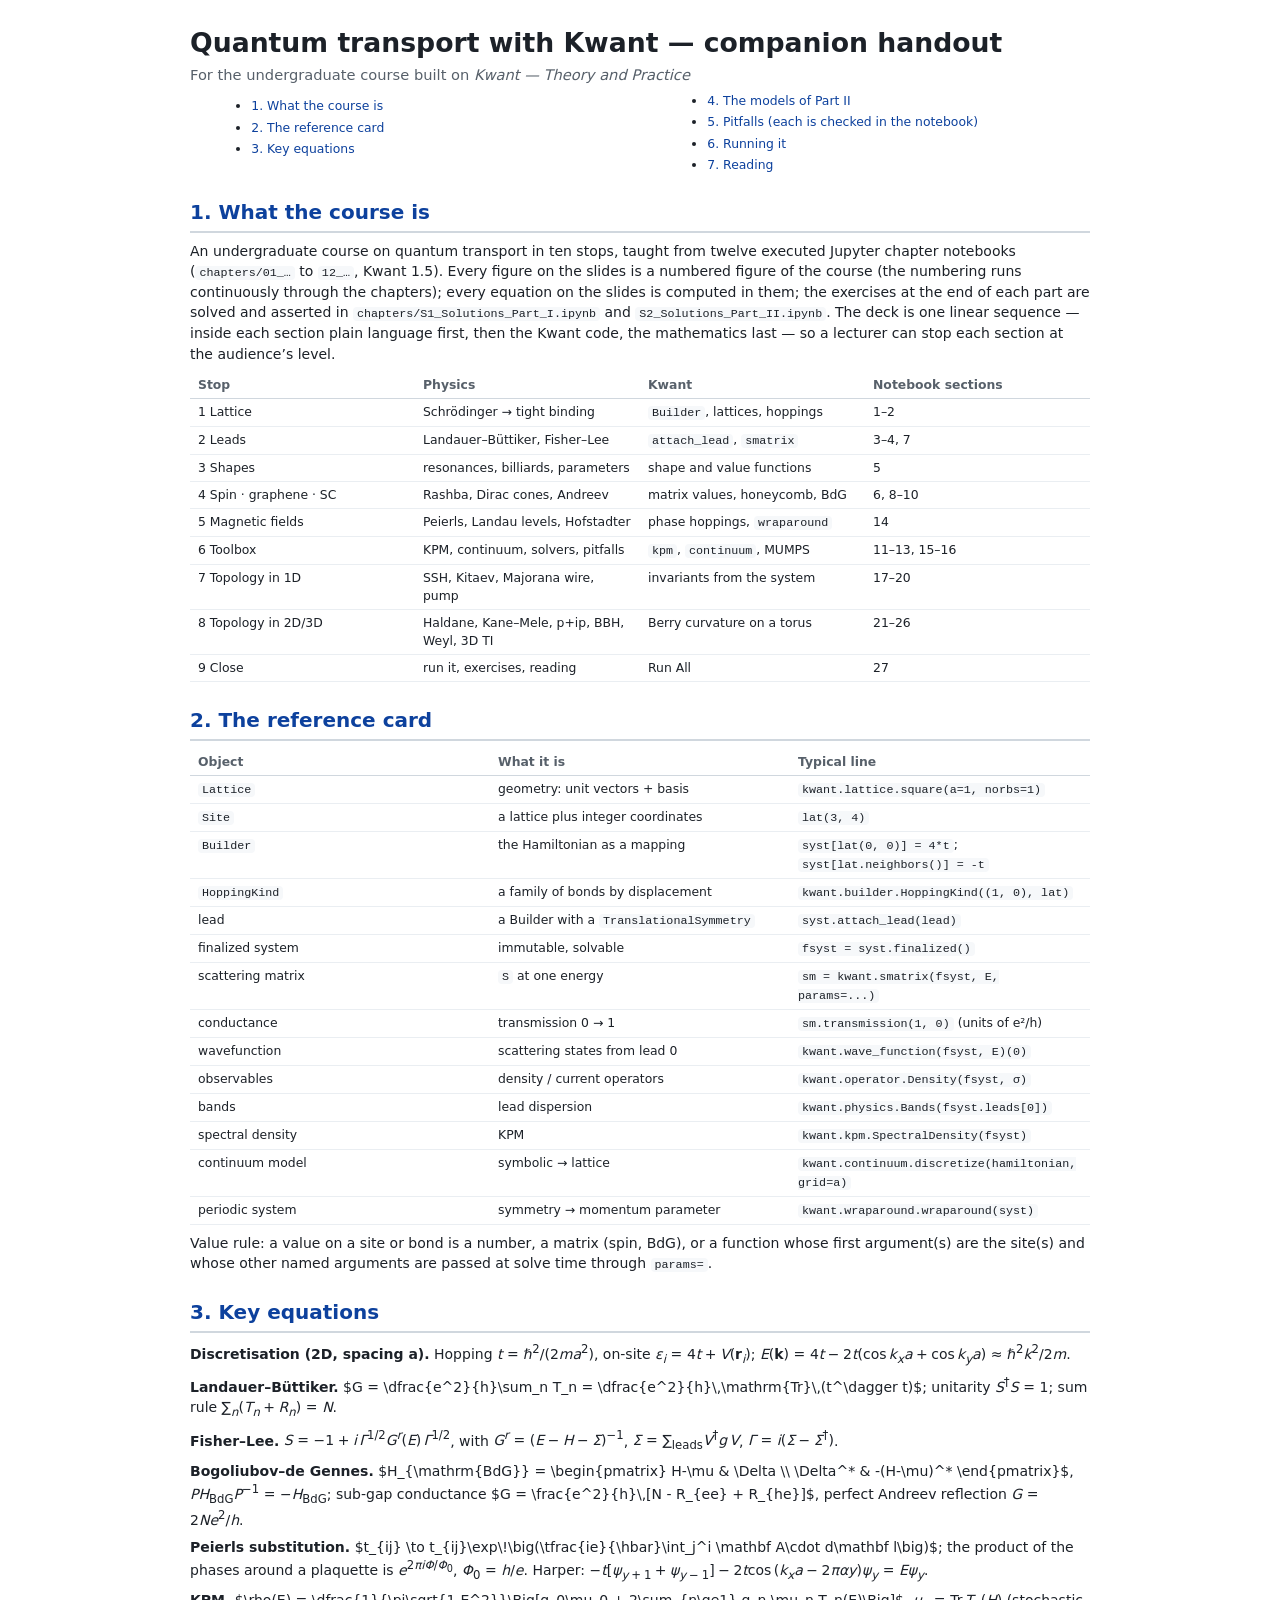
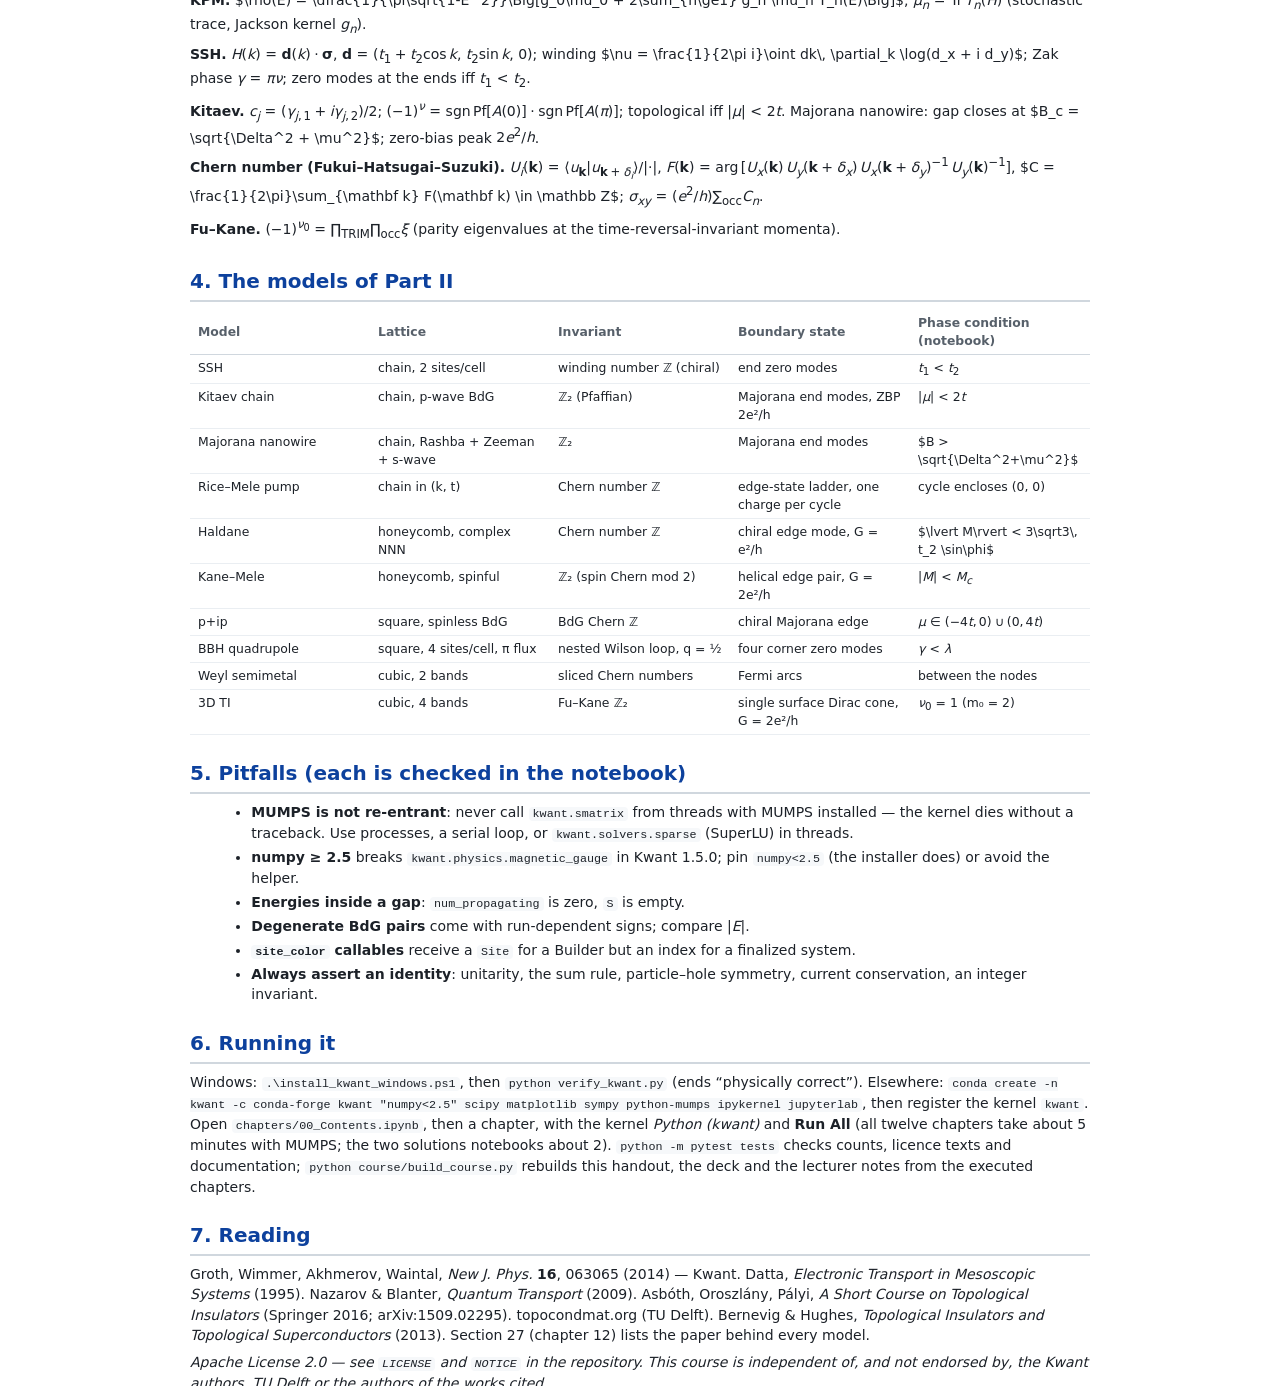
<file: course/handout/handout.html>
<!DOCTYPE html>
<html xmlns="http://www.w3.org/1999/xhtml">
<head>
  <meta charset="utf-8" />
  <meta name="generator" content="pandoc 3.10.2" />
  <meta name="viewport" content="width=device-width, initial-scale=1.0, user-scalable=yes" />
  <title>Quantum transport with Kwant — companion handout</title>
  <style>

span.smallcaps{font-variant: small-caps;}
div.columns{display: flex; gap: 1.5em;}
div.column{flex: auto;}
@media screen {
div.columns{gap: min(4vw, 1.5em);}
div.column{overflow-x: auto;}
}
div.hanging-indent{margin-left: 1.5em; text-indent: -1.5em;}

ul.task-list[class]{list-style: none;}
ul.task-list li input[type="checkbox"] {
font-size: inherit;
width: 0.8em;
margin: 0 0.8em 0.2em -1.6em;
vertical-align: middle;
}
.display.math{display: block; text-align: center; margin: 0.5rem auto;}
</style>
  <style type="text/css">@page { size: A4; margin: 16mm 15mm; }
body { font: 10.5pt/1.45 "Segoe UI", system-ui, sans-serif; color: #1c2128; max-width: 900px; margin: 1.5rem auto; padding: 0 1rem; background: #fff; }
h1 { font-size: 15pt; margin: 18pt 0 6pt 0; color: #0d419d; border-bottom: 2px solid #d0d7de; padding-bottom: 3pt; }
h1.title { font-size: 20pt; border: none; color: #1c2128; }
p.subtitle { color: #57606a; font-size: 11pt; margin-top: -8pt; }
h2 { font-size: 12pt; margin: 12pt 0 4pt 0; }
p { margin: 5pt 0; }
table { width: 100%; border-collapse: collapse; margin: 6pt 0; font-size: 9.3pt; }
th { text-align: left; color: #57606a; font-weight: 600; padding: 3pt 6pt; border-bottom: 1.5px solid #d0d7de; }
td { padding: 3pt 6pt; border-bottom: 1px solid #eaeef2; vertical-align: top; }
code { font-family: Consolas, "Cascadia Code", monospace; font-size: 8.8pt; background: #f6f8fa; padding: 0 3pt; border-radius: 3pt; }
ul { margin: 4pt 0 4pt 16pt; }
li { margin: 2.5pt 0; }
a { color: #0d419d; text-decoration: none; }
#TOC { font-size: 9.3pt; column-count: 2; }
@media print { #TOC { display: none; } }
</style>
</head>
<body>
<header id="title-block-header">
<h1 class="title">Quantum transport with Kwant — companion handout</h1>
<p class="subtitle">For the undergraduate course built on <em>Kwant —
Theory and Practice</em></p>
</header>
<nav id="TOC" role="doc-toc">
<ul>
<li><a href="#what-the-course-is" id="toc-what-the-course-is">1. What
the course is</a></li>
<li><a href="#the-reference-card" id="toc-the-reference-card">2. The
reference card</a></li>
<li><a href="#key-equations" id="toc-key-equations">3. Key
equations</a></li>
<li><a href="#the-models-of-part-ii" id="toc-the-models-of-part-ii">4.
The models of Part II</a></li>
<li><a href="#pitfalls-each-is-checked-in-the-notebook" id="toc-pitfalls-each-is-checked-in-the-notebook">5. Pitfalls (each is
checked in the notebook)</a></li>
<li><a href="#running-it" id="toc-running-it">6. Running it</a></li>
<li><a href="#reading" id="toc-reading">7. Reading</a></li>
</ul>
</nav>
<h1 id="what-the-course-is">1. What the course is</h1>
<p>An undergraduate course on quantum transport in ten stops, taught
from twelve executed Jupyter chapter notebooks
(<code>chapters/01_…</code> to <code>12_…</code>, Kwant 1.5). Every
figure on the slides is a numbered figure of the course (the numbering
runs continuously through the chapters); every equation on the slides is
computed in them; the exercises at the end of each part are solved and
asserted in <code>chapters/S1_Solutions_Part_I.ipynb</code> and
<code>S2_Solutions_Part_II.ipynb</code>. The deck is one linear sequence
— inside each section plain language first, then the Kwant code, the
mathematics last — so a lecturer can stop each section at the audience’s
level.</p>
<table>
<colgroup>
<col style="width: 25%" />
<col style="width: 25%" />
<col style="width: 25%" />
<col style="width: 25%" />
</colgroup>
<thead>
<tr>
<th>Stop</th>
<th>Physics</th>
<th>Kwant</th>
<th>Notebook sections</th>
</tr>
</thead>
<tbody>
<tr>
<td>1 Lattice</td>
<td>Schrödinger → tight binding</td>
<td><code>Builder</code>, lattices, hoppings</td>
<td>1–2</td>
</tr>
<tr>
<td>2 Leads</td>
<td>Landauer–Büttiker, Fisher–Lee</td>
<td><code>attach_lead</code>, <code>smatrix</code></td>
<td>3–4, 7</td>
</tr>
<tr>
<td>3 Shapes</td>
<td>resonances, billiards, parameters</td>
<td>shape and value functions</td>
<td>5</td>
</tr>
<tr>
<td>4 Spin · graphene · SC</td>
<td>Rashba, Dirac cones, Andreev</td>
<td>matrix values, honeycomb, BdG</td>
<td>6, 8–10</td>
</tr>
<tr>
<td>5 Magnetic fields</td>
<td>Peierls, Landau levels, Hofstadter</td>
<td>phase hoppings, <code>wraparound</code></td>
<td>14</td>
</tr>
<tr>
<td>6 Toolbox</td>
<td>KPM, continuum, solvers, pitfalls</td>
<td><code>kpm</code>, <code>continuum</code>, MUMPS</td>
<td>11–13, 15–16</td>
</tr>
<tr>
<td>7 Topology in 1D</td>
<td>SSH, Kitaev, Majorana wire, pump</td>
<td>invariants from the system</td>
<td>17–20</td>
</tr>
<tr>
<td>8 Topology in 2D/3D</td>
<td>Haldane, Kane–Mele, p+ip, BBH, Weyl, 3D TI</td>
<td>Berry curvature on a torus</td>
<td>21–26</td>
</tr>
<tr>
<td>9 Close</td>
<td>run it, exercises, reading</td>
<td>Run All</td>
<td>27</td>
</tr>
</tbody>
</table>
<h1 id="the-reference-card">2. The reference card</h1>
<table>
<colgroup>
<col style="width: 33%" />
<col style="width: 33%" />
<col style="width: 33%" />
</colgroup>
<thead>
<tr>
<th>Object</th>
<th>What it is</th>
<th>Typical line</th>
</tr>
</thead>
<tbody>
<tr>
<td><code>Lattice</code></td>
<td>geometry: unit vectors + basis</td>
<td><code>kwant.lattice.square(a=1, norbs=1)</code></td>
</tr>
<tr>
<td><code>Site</code></td>
<td>a lattice plus integer coordinates</td>
<td><code>lat(3, 4)</code></td>
</tr>
<tr>
<td><code>Builder</code></td>
<td>the Hamiltonian as a mapping</td>
<td><code>syst[lat(0, 0)] = 4*t</code>;
<code>syst[lat.neighbors()] = -t</code></td>
</tr>
<tr>
<td><code>HoppingKind</code></td>
<td>a family of bonds by displacement</td>
<td><code>kwant.builder.HoppingKind((1, 0), lat)</code></td>
</tr>
<tr>
<td>lead</td>
<td>a Builder with a <code>TranslationalSymmetry</code></td>
<td><code>syst.attach_lead(lead)</code></td>
</tr>
<tr>
<td>finalized system</td>
<td>immutable, solvable</td>
<td><code>fsyst = syst.finalized()</code></td>
</tr>
<tr>
<td>scattering matrix</td>
<td><code>S</code> at one energy</td>
<td><code>sm = kwant.smatrix(fsyst, E, params=...)</code></td>
</tr>
<tr>
<td>conductance</td>
<td>transmission 0 → 1</td>
<td><code>sm.transmission(1, 0)</code> (units of e²/h)</td>
</tr>
<tr>
<td>wavefunction</td>
<td>scattering states from lead 0</td>
<td><code>kwant.wave_function(fsyst, E)(0)</code></td>
</tr>
<tr>
<td>observables</td>
<td>density / current operators</td>
<td><code>kwant.operator.Density(fsyst, σ)</code></td>
</tr>
<tr>
<td>bands</td>
<td>lead dispersion</td>
<td><code>kwant.physics.Bands(fsyst.leads[0])</code></td>
</tr>
<tr>
<td>spectral density</td>
<td>KPM</td>
<td><code>kwant.kpm.SpectralDensity(fsyst)</code></td>
</tr>
<tr>
<td>continuum model</td>
<td>symbolic → lattice</td>
<td><code>kwant.continuum.discretize(hamiltonian, grid=a)</code></td>
</tr>
<tr>
<td>periodic system</td>
<td>symmetry → momentum parameter</td>
<td><code>kwant.wraparound.wraparound(syst)</code></td>
</tr>
</tbody>
</table>
<p>Value rule: a value on a site or bond is a number, a matrix (spin,
BdG), or a function whose first argument(s) are the site(s) and whose
other named arguments are passed at solve time through
<code>params=</code>.</p>
<h1 id="key-equations">3. Key equations</h1>
<p><strong>Discretisation (2D, spacing a).</strong> Hopping <span class="math inline"><em>t</em> = ℏ<sup>2</sup>/(2<em>m</em><em>a</em><sup>2</sup>)</span>,
on-site <span class="math inline"><em>ε</em><sub><em>i</em></sub> = 4<em>t</em> + <em>V</em>(<strong>r</strong><sub><em>i</em></sub>)</span>;
<span class="math inline"><em>E</em>(<strong>k</strong>) = 4<em>t</em> − 2<em>t</em>(cos <em>k</em><sub><em>x</em></sub><em>a</em> + cos <em>k</em><sub><em>y</em></sub><em>a</em>) ≈ ℏ<sup>2</sup><em>k</em><sup>2</sup>/2<em>m</em></span>.</p>
<p><strong>Landauer–Büttiker.</strong> <span class="math inline">$G =
\dfrac{e^2}{h}\sum_n T_n = \dfrac{e^2}{h}\,\mathrm{Tr}\,(t^\dagger
t)$</span>; unitarity <span class="math inline"><em>S</em><sup>†</sup><em>S</em> = 1</span>; sum
rule <span class="math inline">∑<sub><em>n</em></sub>(<em>T</em><sub><em>n</em></sub> + <em>R</em><sub><em>n</em></sub>) = <em>N</em></span>.</p>
<p><strong>Fisher–Lee.</strong> <span class="math inline"><em>S</em> = −1 + <em>i</em> <em>Γ</em><sup>1/2</sup><em>G</em><sup><em>r</em></sup>(<em>E</em>) <em>Γ</em><sup>1/2</sup></span>,
with <span class="math inline"><em>G</em><sup><em>r</em></sup> = (<em>E</em> − <em>H</em> − <em>Σ</em>)<sup>−1</sup></span>,
<span class="math inline"><em>Σ</em> = ∑<sub>leads</sub><em>V</em><sup>†</sup><em>g</em> <em>V</em></span>,
<span class="math inline"><em>Γ</em> = <em>i</em>(<em>Σ</em> − <em>Σ</em><sup>†</sup>)</span>.</p>
<p><strong>Bogoliubov–de Gennes.</strong> <span class="math inline">$H_{\mathrm{BdG}} = \begin{pmatrix} H-\mu &amp;
\Delta \\ \Delta^* &amp; -(H-\mu)^* \end{pmatrix}$</span>, <span class="math inline"><em>P</em><em>H</em><sub>BdG</sub><em>P</em><sup>−1</sup> = −<em>H</em><sub>BdG</sub></span>;
sub-gap conductance <span class="math inline">$G = \frac{e^2}{h}\,[N -
R_{ee} + R_{he}]$</span>, perfect Andreev reflection <span class="math inline"><em>G</em> = 2<em>N</em><em>e</em><sup>2</sup>/<em>h</em></span>.</p>
<p><strong>Peierls substitution.</strong> <span class="math inline">$t_{ij} \to
t_{ij}\exp\!\big(\tfrac{ie}{\hbar}\int_j^i \mathbf A\cdot d\mathbf
l\big)$</span>; the product of the phases around a plaquette is <span class="math inline"><em>e</em><sup>2<em>π</em><em>i</em><em>Φ</em>/<em>Φ</em><sub>0</sub></sup></span>,
<span class="math inline"><em>Φ</em><sub>0</sub> = <em>h</em>/<em>e</em></span>.
Harper: <span class="math inline">−<em>t</em>[<em>ψ</em><sub><em>y</em> + 1</sub> + <em>ψ</em><sub><em>y</em> − 1</sub>] − 2<em>t</em>cos (<em>k</em><sub><em>x</em></sub><em>a</em> − 2<em>π</em><em>α</em><em>y</em>)<em>ψ</em><sub><em>y</em></sub> = <em>E</em><em>ψ</em><sub><em>y</em></sub></span>.</p>
<p><strong>KPM.</strong> <span class="math inline">$\rho(E) =
\dfrac{1}{\pi\sqrt{1-E^2}}\Big[g_0\mu_0 + 2\sum_{n\ge1} g_n \mu_n
T_n(E)\Big]$</span>, <span class="math inline"><em>μ</em><sub><em>n</em></sub> = Tr <em>T</em><sub><em>n</em></sub>(<em>H</em>)</span>
(stochastic trace, Jackson kernel <span class="math inline"><em>g</em><sub><em>n</em></sub></span>).</p>
<p><strong>SSH.</strong> <span class="math inline"><em>H</em>(<em>k</em>) = <strong>d</strong>(<em>k</em>) ⋅ <strong>σ</strong></span>,
<span class="math inline"><strong>d</strong> = (<em>t</em><sub>1</sub> + <em>t</em><sub>2</sub>cos <em>k</em>, <em>t</em><sub>2</sub>sin <em>k</em>, 0)</span>;
winding <span class="math inline">$\nu = \frac{1}{2\pi i}\oint dk\,
\partial_k \log(d_x + i d_y)$</span>; Zak phase <span class="math inline"><em>γ</em> = <em>π</em><em>ν</em></span>; zero modes
at the ends iff <span class="math inline"><em>t</em><sub>1</sub> &lt; <em>t</em><sub>2</sub></span>.</p>
<p><strong>Kitaev.</strong> <span class="math inline"><em>c</em><sub><em>j</em></sub> = (<em>γ</em><sub><em>j</em>, 1</sub> + <em>i</em><em>γ</em><sub><em>j</em>, 2</sub>)/2</span>;
<span class="math inline">(−1)<sup><em>ν</em></sup> = sgn Pf[<em>A</em>(0)] ⋅ sgn Pf[<em>A</em>(<em>π</em>)]</span>;
topological iff <span class="math inline">|<em>μ</em>| &lt; 2<em>t</em></span>. Majorana
nanowire: gap closes at <span class="math inline">$B_c = \sqrt{\Delta^2
+ \mu^2}$</span>; zero-bias peak <span class="math inline">2<em>e</em><sup>2</sup>/<em>h</em></span>.</p>
<p><strong>Chern number (Fukui–Hatsugai–Suzuki).</strong> <span class="math inline"><em>U</em><sub><em>i</em></sub>(<strong>k</strong>) = ⟨<em>u</em><sub><strong>k</strong></sub>|<em>u</em><sub><strong>k</strong> + <em>δ</em><sub><em>i</em></sub></sub>⟩/|⋅|</span>,
<span class="math inline"><em>F</em>(<strong>k</strong>) = arg [<em>U</em><sub><em>x</em></sub>(<strong>k</strong>) <em>U</em><sub><em>y</em></sub>(<strong>k</strong> + <em>δ</em><sub><em>x</em></sub>) <em>U</em><sub><em>x</em></sub>(<strong>k</strong> + <em>δ</em><sub><em>y</em></sub>)<sup>−1</sup> <em>U</em><sub><em>y</em></sub>(<strong>k</strong>)<sup>−1</sup>]</span>,
<span class="math inline">$C = \frac{1}{2\pi}\sum_{\mathbf k} F(\mathbf
k) \in \mathbb Z$</span>; <span class="math inline"><em>σ</em><sub><em>x</em><em>y</em></sub> = (<em>e</em><sup>2</sup>/<em>h</em>)∑<sub>occ</sub><em>C</em><sub><em>n</em></sub></span>.</p>
<p><strong>Fu–Kane.</strong> <span class="math inline">(−1)<sup><em>ν</em><sub>0</sub></sup> = ∏<sub>TRIM</sub>∏<sub>occ</sub><em>ξ</em></span>
(parity eigenvalues at the time-reversal-invariant momenta).</p>
<h1 id="the-models-of-part-ii">4. The models of Part II</h1>
<table>
<colgroup>
<col style="width: 20%" />
<col style="width: 20%" />
<col style="width: 20%" />
<col style="width: 20%" />
<col style="width: 20%" />
</colgroup>
<thead>
<tr>
<th>Model</th>
<th>Lattice</th>
<th>Invariant</th>
<th>Boundary state</th>
<th>Phase condition (notebook)</th>
</tr>
</thead>
<tbody>
<tr>
<td>SSH</td>
<td>chain, 2 sites/cell</td>
<td>winding number ℤ (chiral)</td>
<td>end zero modes</td>
<td><span class="math inline"><em>t</em><sub>1</sub> &lt; <em>t</em><sub>2</sub></span></td>
</tr>
<tr>
<td>Kitaev chain</td>
<td>chain, p-wave BdG</td>
<td>ℤ₂ (Pfaffian)</td>
<td>Majorana end modes, ZBP 2e²/h</td>
<td><span class="math inline">|<em>μ</em>| &lt; 2<em>t</em></span></td>
</tr>
<tr>
<td>Majorana nanowire</td>
<td>chain, Rashba + Zeeman + s-wave</td>
<td>ℤ₂</td>
<td>Majorana end modes</td>
<td><span class="math inline">$B &gt; \sqrt{\Delta^2+\mu^2}$</span></td>
</tr>
<tr>
<td>Rice–Mele pump</td>
<td>chain in (k, t)</td>
<td>Chern number ℤ</td>
<td>edge-state ladder, one charge per cycle</td>
<td>cycle encloses (0, 0)</td>
</tr>
<tr>
<td>Haldane</td>
<td>honeycomb, complex NNN</td>
<td>Chern number ℤ</td>
<td>chiral edge mode, G = e²/h</td>
<td><span class="math inline">$\lvert M\rvert &lt; 3\sqrt3\, t_2
\sin\phi$</span></td>
</tr>
<tr>
<td>Kane–Mele</td>
<td>honeycomb, spinful</td>
<td>ℤ₂ (spin Chern mod 2)</td>
<td>helical edge pair, G = 2e²/h</td>
<td><span class="math inline">|<em>M</em>| &lt; <em>M</em><sub><em>c</em></sub></span></td>
</tr>
<tr>
<td>p+ip</td>
<td>square, spinless BdG</td>
<td>BdG Chern ℤ</td>
<td>chiral Majorana edge</td>
<td><span class="math inline"><em>μ</em> ∈ (−4<em>t</em>, 0) ∪ (0, 4<em>t</em>)</span></td>
</tr>
<tr>
<td>BBH quadrupole</td>
<td>square, 4 sites/cell, π flux</td>
<td>nested Wilson loop, q = ½</td>
<td>four corner zero modes</td>
<td><span class="math inline"><em>γ</em> &lt; <em>λ</em></span></td>
</tr>
<tr>
<td>Weyl semimetal</td>
<td>cubic, 2 bands</td>
<td>sliced Chern numbers</td>
<td>Fermi arcs</td>
<td>between the nodes</td>
</tr>
<tr>
<td>3D TI</td>
<td>cubic, 4 bands</td>
<td>Fu–Kane ℤ₂</td>
<td>single surface Dirac cone, G = 2e²/h</td>
<td><span class="math inline"><em>ν</em><sub>0</sub> = 1</span> (m₀ =
2)</td>
</tr>
</tbody>
</table>
<h1 id="pitfalls-each-is-checked-in-the-notebook">5. Pitfalls (each is
checked in the notebook)</h1>
<ul>
<li><strong>MUMPS is not re-entrant</strong>: never call
<code>kwant.smatrix</code> from threads with MUMPS installed — the
kernel dies without a traceback. Use processes, a serial loop, or
<code>kwant.solvers.sparse</code> (SuperLU) in threads.</li>
<li><strong>numpy ≥ 2.5</strong> breaks
<code>kwant.physics.magnetic_gauge</code> in Kwant 1.5.0; pin
<code>numpy&lt;2.5</code> (the installer does) or avoid the helper.</li>
<li><strong>Energies inside a gap</strong>: <code>num_propagating</code>
is zero, <code>S</code> is empty.</li>
<li><strong>Degenerate BdG pairs</strong> come with run-dependent signs;
compare <span class="math inline">|<em>E</em>|</span>.</li>
<li><strong><code>site_color</code> callables</strong> receive a
<code>Site</code> for a Builder but an index for a finalized
system.</li>
<li><strong>Always assert an identity</strong>: unitarity, the sum rule,
particle–hole symmetry, current conservation, an integer invariant.</li>
</ul>
<h1 id="running-it">6. Running it</h1>
<p>Windows: <code>.\install_kwant_windows.ps1</code>, then
<code>python verify_kwant.py</code> (ends “physically correct”).
Elsewhere:
<code>conda create -n kwant -c conda-forge kwant &quot;numpy&lt;2.5&quot; scipy matplotlib sympy python-mumps ipykernel jupyterlab</code>,
then register the kernel <code>kwant</code>. Open
<code>chapters/00_Contents.ipynb</code>, then a chapter, with the kernel
<em>Python (kwant)</em> and <strong>Run All</strong> (all twelve
chapters take about 5 minutes with MUMPS; the two solutions notebooks
about 2). <code>python -m pytest tests</code> checks counts, licence
texts and documentation; <code>python course/build_course.py</code>
rebuilds this handout, the deck and the lecturer notes from the executed
chapters.</p>
<h1 id="reading">7. Reading</h1>
<p>Groth, Wimmer, Akhmerov, Waintal, <em>New J. Phys.</em>
<strong>16</strong>, 063065 (2014) — Kwant. Datta, <em>Electronic
Transport in Mesoscopic Systems</em> (1995). Nazarov &amp; Blanter,
<em>Quantum Transport</em> (2009). Asbóth, Oroszlány, Pályi, <em>A Short
Course on Topological Insulators</em> (Springer 2016; arXiv:1509.02295).
topocondmat.org (TU Delft). Bernevig &amp; Hughes, <em>Topological
Insulators and Topological Superconductors</em> (2013). Section 27
(chapter 12) lists the paper behind every model.</p>
<p><em>Apache License 2.0 — see <code>LICENSE</code> and
<code>NOTICE</code> in the repository. This course is independent of,
and not endorsed by, the Kwant authors, TU Delft or the authors of the
works cited.</em></p>
</body>
</html>
</file>
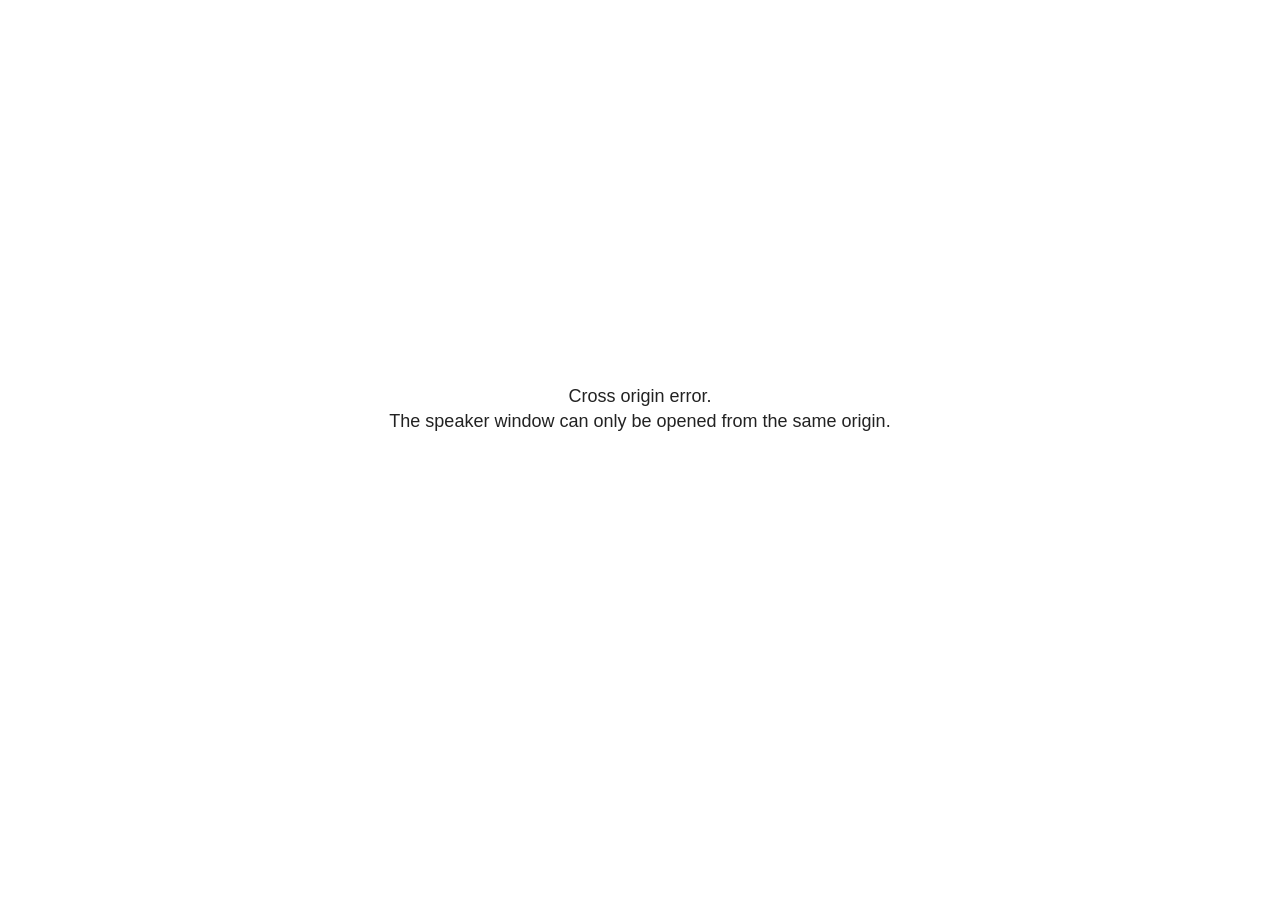
<file: course/shared/reveal/plugin/notes/speaker-view.html>
<!--
	NOTE: You need to build the notes plugin after making changes to this file.
-->
<html lang="en">
	<head>
		<meta charset="utf-8">

		<title>reveal.js - Speaker View</title>

		<style>
			body {
				font-family: Helvetica;
				font-size: 18px;
			}

			#current-slide,
			#upcoming-slide,
			#speaker-controls {
				padding: 6px;
				box-sizing: border-box;
				-moz-box-sizing: border-box;
			}

			#current-slide iframe,
			#upcoming-slide iframe {
				width: 100%;
				height: 100%;
				border: 1px solid #ddd;
			}

			#current-slide .label,
			#upcoming-slide .label {
				position: absolute;
				top: 10px;
				left: 10px;
				z-index: 2;
			}

			#connection-status {
				position: absolute;
				top: 0;
				left: 0;
				width: 100%;
				height: 100%;
				z-index: 20;
				padding: 30% 20% 20% 20%;
				font-size: 18px;
				color: #222;
				background: #fff;
				text-align: center;
				box-sizing: border-box;
				line-height: 1.4;
			}

			.overlay-element {
				height: 34px;
				line-height: 34px;
				padding: 0 10px;
				text-shadow: none;
				background: rgba( 220, 220, 220, 0.8 );
				color: #222;
				font-size: 14px;
			}

			.overlay-element.interactive:hover {
				background: rgba( 220, 220, 220, 1 );
			}

			#current-slide {
				position: absolute;
				width: 60%;
				height: 100%;
				top: 0;
				left: 0;
				padding-right: 0;
			}

			#upcoming-slide {
				position: absolute;
				width: 40%;
				height: 40%;
				right: 0;
				top: 0;
			}

			/* Speaker controls */
			#speaker-controls {
				position: absolute;
				top: 40%;
				right: 0;
				width: 40%;
				height: 60%;
				overflow: auto;
				font-size: 18px;
			}

				.speaker-controls-time.hidden,
				.speaker-controls-notes.hidden {
					display: none;
				}

				.speaker-controls-time .label,
				.speaker-controls-pace .label,
				.speaker-controls-notes .label {
					text-transform: uppercase;
					font-weight: normal;
					font-size: 0.66em;
					color: #666;
					margin: 0;
				}

				.speaker-controls-time, .speaker-controls-pace {
					border-bottom: 1px solid rgba( 200, 200, 200, 0.5 );
					margin-bottom: 10px;
					padding: 10px 16px;
					padding-bottom: 20px;
					cursor: pointer;
				}

				.speaker-controls-time .reset-button {
					opacity: 0;
					float: right;
					color: #666;
					text-decoration: none;
				}
				.speaker-controls-time:hover .reset-button {
					opacity: 1;
				}

				.speaker-controls-time .timer,
				.speaker-controls-time .clock {
					width: 50%;
				}

				.speaker-controls-time .timer,
				.speaker-controls-time .clock,
				.speaker-controls-time .pacing .hours-value,
				.speaker-controls-time .pacing .minutes-value,
				.speaker-controls-time .pacing .seconds-value {
					font-size: 1.9em;
				}

				.speaker-controls-time .timer {
					float: left;
				}

				.speaker-controls-time .clock {
					float: right;
					text-align: right;
				}

				.speaker-controls-time span.mute {
					opacity: 0.3;
				}

				.speaker-controls-time .pacing-title {
					margin-top: 5px;
				}

				.speaker-controls-time .pacing.ahead {
					color: blue;
				}

				.speaker-controls-time .pacing.on-track {
					color: green;
				}

				.speaker-controls-time .pacing.behind {
					color: red;
				}

				.speaker-controls-notes {
					padding: 10px 16px;
				}

				.speaker-controls-notes .value {
					margin-top: 5px;
					line-height: 1.4;
					font-size: 1.2em;
				}

			/* Layout selector */
			#speaker-layout {
				position: absolute;
				top: 10px;
				right: 10px;
				color: #222;
				z-index: 10;
			}
				#speaker-layout select {
					position: absolute;
					width: 100%;
					height: 100%;
					top: 0;
					left: 0;
					border: 0;
					box-shadow: 0;
					cursor: pointer;
					opacity: 0;

					font-size: 1em;
					background-color: transparent;

					-moz-appearance: none;
					-webkit-appearance: none;
					-webkit-tap-highlight-color: rgba(0, 0, 0, 0);
				}

				#speaker-layout select:focus {
					outline: none;
					box-shadow: none;
				}

			.clear {
				clear: both;
			}

			/* Speaker layout: Wide */
			body[data-speaker-layout="wide"] #current-slide,
			body[data-speaker-layout="wide"] #upcoming-slide {
				width: 50%;
				height: 45%;
				padding: 6px;
			}

			body[data-speaker-layout="wide"] #current-slide {
				top: 0;
				left: 0;
			}

			body[data-speaker-layout="wide"] #upcoming-slide {
				top: 0;
				left: 50%;
			}

			body[data-speaker-layout="wide"] #speaker-controls {
				top: 45%;
				left: 0;
				width: 100%;
				height: 50%;
				font-size: 1.25em;
			}

			/* Speaker layout: Tall */
			body[data-speaker-layout="tall"] #current-slide,
			body[data-speaker-layout="tall"] #upcoming-slide {
				width: 45%;
				height: 50%;
				padding: 6px;
			}

			body[data-speaker-layout="tall"] #current-slide {
				top: 0;
				left: 0;
			}

			body[data-speaker-layout="tall"] #upcoming-slide {
				top: 50%;
				left: 0;
			}

			body[data-speaker-layout="tall"] #speaker-controls {
				padding-top: 40px;
				top: 0;
				left: 45%;
				width: 55%;
				height: 100%;
				font-size: 1.25em;
			}

			/* Speaker layout: Notes only */
			body[data-speaker-layout="notes-only"] #current-slide,
			body[data-speaker-layout="notes-only"] #upcoming-slide {
				display: none;
			}

			body[data-speaker-layout="notes-only"] #speaker-controls {
				padding-top: 40px;
				top: 0;
				left: 0;
				width: 100%;
				height: 100%;
				font-size: 1.25em;
			}

			@media screen and (max-width: 1080px) {
				body[data-speaker-layout="default"] #speaker-controls {
					font-size: 16px;
				}
			}

			@media screen and (max-width: 900px) {
				body[data-speaker-layout="default"] #speaker-controls {
					font-size: 14px;
				}
			}

			@media screen and (max-width: 800px) {
				body[data-speaker-layout="default"] #speaker-controls {
					font-size: 12px;
				}
			}

		</style>
	</head>

	<body>

		<div id="connection-status">Loading speaker view...</div>

		<div id="current-slide"></div>
		<div id="upcoming-slide"><span class="overlay-element label">Upcoming</span></div>
		<div id="speaker-controls">
			<div class="speaker-controls-time">
				<h4 class="label">Time <span class="reset-button">Click to Reset</span></h4>
				<div class="clock">
					<span class="clock-value">0:00 AM</span>
				</div>
				<div class="timer">
					<span class="hours-value">00</span><span class="minutes-value">:00</span><span class="seconds-value">:00</span>
				</div>
				<div class="clear"></div>

				<h4 class="label pacing-title" style="display: none">Pacing – Time to finish current slide</h4>
				<div class="pacing" style="display: none">
					<span class="hours-value">00</span><span class="minutes-value">:00</span><span class="seconds-value">:00</span>
				</div>
			</div>

			<div class="speaker-controls-notes hidden">
				<h4 class="label">Notes</h4>
				<div class="value"></div>
			</div>
		</div>
		<div id="speaker-layout" class="overlay-element interactive">
			<span class="speaker-layout-label"></span>
			<select class="speaker-layout-dropdown"></select>
		</div>

		<script>

			(function() {

				var notes,
					notesValue,
					currentState,
					currentSlide,
					upcomingSlide,
					layoutLabel,
					layoutDropdown,
					pendingCalls = {},
					lastRevealApiCallId = 0,
					connected = false

				var connectionStatus = document.querySelector( '#connection-status' );

				var SPEAKER_LAYOUTS = {
					'default': 'Default',
					'wide': 'Wide',
					'tall': 'Tall',
					'notes-only': 'Notes only'
				};

				setupLayout();

				let openerOrigin;

				try {
					openerOrigin = window.opener.location.origin;
				}
				catch ( error ) { console.warn( error ) }

				// In order to prevent XSS, the speaker view will only run if its
				// opener has the same origin as itself
				if( window.location.origin !== openerOrigin ) {
					connectionStatus.innerHTML = 'Cross origin error.<br>The speaker window can only be opened from the same origin.';
					return;
				}

				var connectionTimeout = setTimeout( function() {
					connectionStatus.innerHTML = 'Error connecting to main window.<br>Please try closing and reopening the speaker view.';
				}, 5000 );

				window.addEventListener( 'message', function( event ) {

					// Validate the origin of all messages to avoid parsing messages
					// that aren't meant for us. Ignore when running off file:// so
					// that the speaker view continues to work without a web server.
					if( window.location.origin !== event.origin && window.location.origin !== 'file://' ) {
						return
					}

					clearTimeout( connectionTimeout );
					connectionStatus.style.display = 'none';

					var data = JSON.parse( event.data );

					// The overview mode is only useful to the reveal.js instance
					// where navigation occurs so we don't sync it
					if( data.state ) delete data.state.overview;

					// Messages sent by the notes plugin inside of the main window
					if( data && data.namespace === 'reveal-notes' ) {
						if( data.type === 'connect' ) {
							handleConnectMessage( data );
						}
						else if( data.type === 'state' ) {
							handleStateMessage( data );
						}
						else if( data.type === 'return' ) {
							pendingCalls[data.callId](data.result);
							delete pendingCalls[data.callId];
						}
					}
					// Messages sent by the reveal.js inside of the current slide preview
					else if( data && data.namespace === 'reveal' ) {
						const supportedEvents = [
							'slidechanged',
							'fragmentshown',
							'fragmenthidden',
							'paused',
							'resumed',
							'previewiframe',
							'previewimage',
							'previewvideo',
							'closeoverlay'
						];

						if( /ready/.test( data.eventName ) ) {
							// Send a message back to notify that the handshake is complete
							window.opener.postMessage( JSON.stringify({ namespace: 'reveal-notes', type: 'connected'} ), '*' );
						}
						else if( supportedEvents.includes( data.eventName ) && currentState !== JSON.stringify( data.state ) ) {
							dispatchStateToMainWindow( data.state );
						}
					}

				} );

				/**
				 * Updates the presentation in the main window to match the state
				 * of the presentation in the notes window.
				 */
				const dispatchStateToMainWindow = debounce(( state ) => {
					window.opener.postMessage( JSON.stringify({ method: 'setState', args: [ state ]} ), '*' );
				}, 500);

				/**
				 * Asynchronously calls the Reveal.js API of the main frame.
				 */
				function callRevealApi( methodName, methodArguments, callback ) {

					var callId = ++lastRevealApiCallId;
					pendingCalls[callId] = callback;
					window.opener.postMessage( JSON.stringify( {
						namespace: 'reveal-notes',
						type: 'call',
						callId: callId,
						methodName: methodName,
						arguments: methodArguments
					} ), '*' );

				}

				/**
				 * Called when the main window is trying to establish a
				 * connection.
				 */
				function handleConnectMessage( data ) {

					if( connected === false ) {
						connected = true;

						setupIframes( data );
						setupKeyboard();
						setupNotes();
						setupTimer();
						setupHeartbeat();
					}

				}

				/**
				 * Called when the main window sends an updated state.
				 */
				function handleStateMessage( data ) {

					// Store the most recently set state to avoid circular loops
					// applying the same state
					currentState = JSON.stringify( data.state );

					// No need for updating the notes in case of fragment changes
					if ( data.notes ) {
						notes.classList.remove( 'hidden' );
						notesValue.style.whiteSpace = data.whitespace;
						if( data.markdown ) {
							notesValue.innerHTML = marked( data.notes );
						}
						else {
							notesValue.innerHTML = data.notes;
						}
					}
					else {
						notes.classList.add( 'hidden' );
					}

					// Don't show lightboxes in the upcoming slide
					const { previewVideo, previewImage, previewIframe, ...upcomingState } = data.state;

					// Update the note slides
					currentSlide.contentWindow.postMessage( JSON.stringify({ method: 'setState', args: [ data.state ] }), '*' );
					upcomingSlide.contentWindow.postMessage( JSON.stringify({ method: 'setState', args: [ upcomingState ] }), '*' );
					upcomingSlide.contentWindow.postMessage( JSON.stringify({ method: 'next' }), '*' );

				}

				// Limit to max one state update per X ms
				handleStateMessage = debounce( handleStateMessage, 200 );

				/**
				 * Forward keyboard events to the current slide window.
				 * This enables keyboard events to work even if focus
				 * isn't set on the current slide iframe.
				 *
				 * Block F5 default handling, it reloads and disconnects
				 * the speaker notes window.
				 */
				function setupKeyboard() {

					document.addEventListener( 'keydown', function( event ) {
						if( event.keyCode === 116 || ( event.metaKey && event.keyCode === 82 ) ) {
							event.preventDefault();
							return false;
						}
						currentSlide.contentWindow.postMessage( JSON.stringify({ method: 'triggerKey', args: [ event.keyCode ] }), '*' );
					} );

				}

				/**
				 * Creates the preview iframes.
				 */
				function setupIframes( data ) {

					var params = [
						'receiver',
						'progress=false',
						'history=false',
						'transition=none',
						'autoSlide=0',
						'backgroundTransition=none'
					].join( '&' );

					var urlSeparator = /\?/.test(data.url) ? '&' : '?';
					var hash = '#/' + data.state.indexh + '/' + data.state.indexv;
					var currentURL = data.url + urlSeparator + params + '&scrollActivationWidth=false&postMessageEvents=true' + hash;
					var upcomingURL = data.url + urlSeparator + params + '&scrollActivationWidth=false&controls=false' + hash;

					currentSlide = document.createElement( 'iframe' );
					currentSlide.setAttribute( 'width', 1280 );
					currentSlide.setAttribute( 'height', 1024 );
					currentSlide.setAttribute( 'src', currentURL );
					document.querySelector( '#current-slide' ).appendChild( currentSlide );

					upcomingSlide = document.createElement( 'iframe' );
					upcomingSlide.setAttribute( 'width', 640 );
					upcomingSlide.setAttribute( 'height', 512 );
					upcomingSlide.setAttribute( 'src', upcomingURL );
					document.querySelector( '#upcoming-slide' ).appendChild( upcomingSlide );

				}

				/**
				 * Setup the notes UI.
				 */
				function setupNotes() {

					notes = document.querySelector( '.speaker-controls-notes' );
					notesValue = document.querySelector( '.speaker-controls-notes .value' );

				}

				/**
				 * We send out a heartbeat at all times to ensure we can
				 * reconnect with the main presentation window after reloads.
				 */
				function setupHeartbeat() {

					setInterval( () => {
						window.opener.postMessage( JSON.stringify({ namespace: 'reveal-notes', type: 'heartbeat'} ), '*' );
					}, 1000 );

				}

				function getTimings( callback ) {

					callRevealApi( 'getSlidesAttributes', [], function ( slideAttributes ) {
						callRevealApi( 'getConfig', [], function ( config ) {
							var totalTime = config.totalTime;
							var minTimePerSlide = config.minimumTimePerSlide || 0;
							var defaultTiming = config.defaultTiming;
							if ((defaultTiming == null) && (totalTime == null)) {
								callback(null);
								return;
							}
							// Setting totalTime overrides defaultTiming
							if (totalTime) {
								defaultTiming = 0;
							}
							var timings = [];
							for ( var i in slideAttributes ) {
								var slide = slideAttributes[ i ];
								var timing = defaultTiming;
								if( slide.hasOwnProperty( 'data-timing' )) {
									var t = slide[ 'data-timing' ];
									timing = parseInt(t);
									if( isNaN(timing) ) {
										console.warn("Could not parse timing '" + t + "' of slide " + i + "; using default of " + defaultTiming);
										timing = defaultTiming;
									}
								}
								timings.push(timing);
							}
							if ( totalTime ) {
								// After we've allocated time to individual slides, we summarize it and
								// subtract it from the total time
								var remainingTime = totalTime - timings.reduce( function(a, b) { return a + b; }, 0 );
								// The remaining time is divided by the number of slides that have 0 seconds
								// allocated at the moment, giving the average time-per-slide on the remaining slides
								var remainingSlides = (timings.filter( function(x) { return x == 0 }) ).length
								var timePerSlide = Math.round( remainingTime / remainingSlides, 0 )
								// And now we replace every zero-value timing with that average
								timings = timings.map( function(x) { return (x==0 ? timePerSlide : x) } );
							}
							var slidesUnderMinimum = timings.filter( function(x) { return (x < minTimePerSlide) } ).length
							if ( slidesUnderMinimum ) {
								message = "The pacing time for " + slidesUnderMinimum + " slide(s) is under the configured minimum of " + minTimePerSlide + " seconds. Check the data-timing attribute on individual slides, or consider increasing the totalTime or minimumTimePerSlide configuration options (or removing some slides).";
								alert(message);
							}
							callback( timings );
						} );
					} );

				}

				/**
				 * Return the number of seconds allocated for presenting
				 * all slides up to and including this one.
				 */
				function getTimeAllocated( timings, callback ) {

					callRevealApi( 'getSlidePastCount', [], function ( currentSlide ) {
						var allocated = 0;
						for (var i in timings.slice(0, currentSlide + 1)) {
							allocated += timings[i];
						}
						callback( allocated );
					} );

				}

				/**
				 * Create the timer and clock and start updating them
				 * at an interval.
				 */
				function setupTimer() {

					var start = new Date(),
					timeEl = document.querySelector( '.speaker-controls-time' ),
					clockEl = timeEl.querySelector( '.clock-value' ),
					hoursEl = timeEl.querySelector( '.hours-value' ),
					minutesEl = timeEl.querySelector( '.minutes-value' ),
					secondsEl = timeEl.querySelector( '.seconds-value' ),
					pacingTitleEl = timeEl.querySelector( '.pacing-title' ),
					pacingEl = timeEl.querySelector( '.pacing' ),
					pacingHoursEl = pacingEl.querySelector( '.hours-value' ),
					pacingMinutesEl = pacingEl.querySelector( '.minutes-value' ),
					pacingSecondsEl = pacingEl.querySelector( '.seconds-value' );

					var timings = null;
					getTimings( function ( _timings ) {

						timings = _timings;
						if (_timings !== null) {
							pacingTitleEl.style.removeProperty('display');
							pacingEl.style.removeProperty('display');
						}

						// Update once directly
						_updateTimer();

						// Then update every second
						setInterval( _updateTimer, 1000 );

					} );


					function _resetTimer() {

						if (timings == null) {
							start = new Date();
							_updateTimer();
						}
						else {
							// Reset timer to beginning of current slide
							getTimeAllocated( timings, function ( slideEndTimingSeconds ) {
								var slideEndTiming = slideEndTimingSeconds * 1000;
								callRevealApi( 'getSlidePastCount', [], function ( currentSlide ) {
									var currentSlideTiming = timings[currentSlide] * 1000;
									var previousSlidesTiming = slideEndTiming - currentSlideTiming;
									var now = new Date();
									start = new Date(now.getTime() - previousSlidesTiming);
									_updateTimer();
								} );
							} );
						}

					}

					timeEl.addEventListener( 'click', function() {
						_resetTimer();
						return false;
					} );

					function _displayTime( hrEl, minEl, secEl, time) {

						var sign = Math.sign(time) == -1 ? "-" : "";
						time = Math.abs(Math.round(time / 1000));
						var seconds = time % 60;
						var minutes = Math.floor( time / 60 ) % 60 ;
						var hours = Math.floor( time / ( 60 * 60 )) ;
						hrEl.innerHTML = sign + zeroPadInteger( hours );
						if (hours == 0) {
							hrEl.classList.add( 'mute' );
						}
						else {
							hrEl.classList.remove( 'mute' );
						}
						minEl.innerHTML = ':' + zeroPadInteger( minutes );
						if (hours == 0 && minutes == 0) {
							minEl.classList.add( 'mute' );
						}
						else {
							minEl.classList.remove( 'mute' );
						}
						secEl.innerHTML = ':' + zeroPadInteger( seconds );
					}

					function _updateTimer() {

						var diff, hours, minutes, seconds,
						now = new Date();

						diff = now.getTime() - start.getTime();

						clockEl.innerHTML = now.toLocaleTimeString( 'en-US', { hour12: true, hour: '2-digit', minute:'2-digit' } );
						_displayTime( hoursEl, minutesEl, secondsEl, diff );
						if (timings !== null) {
							_updatePacing(diff);
						}

					}

					function _updatePacing(diff) {

						getTimeAllocated( timings, function ( slideEndTimingSeconds ) {
							var slideEndTiming = slideEndTimingSeconds * 1000;

							callRevealApi( 'getSlidePastCount', [], function ( currentSlide ) {
								var currentSlideTiming = timings[currentSlide] * 1000;
								var timeLeftCurrentSlide = slideEndTiming - diff;
								if (timeLeftCurrentSlide < 0) {
									pacingEl.className = 'pacing behind';
								}
								else if (timeLeftCurrentSlide < currentSlideTiming) {
									pacingEl.className = 'pacing on-track';
								}
								else {
									pacingEl.className = 'pacing ahead';
								}
								_displayTime( pacingHoursEl, pacingMinutesEl, pacingSecondsEl, timeLeftCurrentSlide );
							} );
						} );
					}

				}

				/**
				 * Sets up the speaker view layout and layout selector.
				 */
				function setupLayout() {

					layoutDropdown = document.querySelector( '.speaker-layout-dropdown' );
					layoutLabel = document.querySelector( '.speaker-layout-label' );

					// Render the list of available layouts
					for( var id in SPEAKER_LAYOUTS ) {
						var option = document.createElement( 'option' );
						option.setAttribute( 'value', id );
						option.textContent = SPEAKER_LAYOUTS[ id ];
						layoutDropdown.appendChild( option );
					}

					// Monitor the dropdown for changes
					layoutDropdown.addEventListener( 'change', function( event ) {

						setLayout( layoutDropdown.value );

					}, false );

					// Restore any currently persisted layout
					setLayout( getLayout() );

				}

				/**
				 * Sets a new speaker view layout. The layout is persisted
				 * in local storage.
				 */
				function setLayout( value ) {

					var title = SPEAKER_LAYOUTS[ value ];

					layoutLabel.innerHTML = 'Layout' + ( title ? ( ': ' + title ) : '' );
					layoutDropdown.value = value;

					document.body.setAttribute( 'data-speaker-layout', value );

					// Persist locally
					if( supportsLocalStorage() ) {
						window.localStorage.setItem( 'reveal-speaker-layout', value );
					}

				}

				/**
				 * Returns the ID of the most recently set speaker layout
				 * or our default layout if none has been set.
				 */
				function getLayout() {

					if( supportsLocalStorage() ) {
						var layout = window.localStorage.getItem( 'reveal-speaker-layout' );
						if( layout ) {
							return layout;
						}
					}

					// Default to the first record in the layouts hash
					for( var id in SPEAKER_LAYOUTS ) {
						return id;
					}

				}

				function supportsLocalStorage() {

					try {
						localStorage.setItem('test', 'test');
						localStorage.removeItem('test');
						return true;
					}
					catch( e ) {
						return false;
					}

				}

				function zeroPadInteger( num ) {

					var str = '00' + parseInt( num );
					return str.substring( str.length - 2 );

				}

				/**
				 * Limits the frequency at which a function can be called.
				 */
				function debounce( fn, ms ) {

					var lastTime = 0,
						timeout;

					return function() {

						var args = arguments;
						var context = this;

						clearTimeout( timeout );

						var timeSinceLastCall = Date.now() - lastTime;
						if( timeSinceLastCall > ms ) {
							fn.apply( context, args );
							lastTime = Date.now();
						}
						else {
							timeout = setTimeout( function() {
								fn.apply( context, args );
								lastTime = Date.now();
							}, ms - timeSinceLastCall );
						}

					}

				}

			})();

		</script>
	</body>
</html>
</file>
<file: course/shared/reveal/dist/reveal.css>
/**
 * reveal.js 5.2.0
 * https://revealjs.com
 * MIT licensed
 *
 * Copyright (C) 2011-2024 Hakim El Hattab, https://hakim.se
 */

.reveal .r-stretch,.reveal .stretch{max-width:none;max-height:none}.reveal pre.r-stretch code,.reveal pre.stretch code{height:100%;max-height:100%;box-sizing:border-box}.reveal .r-fit-text{display:inline-block;white-space:nowrap}.reveal .r-stack{display:grid;grid-template-rows:100%}.reveal .r-stack>*{grid-area:1/1;margin:auto}.reveal .r-hstack,.reveal .r-vstack{display:flex}.reveal .r-hstack img,.reveal .r-hstack video,.reveal .r-vstack img,.reveal .r-vstack video{min-width:0;min-height:0;object-fit:contain}.reveal .r-vstack{flex-direction:column;align-items:center;justify-content:center}.reveal .r-hstack{flex-direction:row;align-items:center;justify-content:center}.reveal .items-stretch{align-items:stretch}.reveal .items-start{align-items:flex-start}.reveal .items-center{align-items:center}.reveal .items-end{align-items:flex-end}.reveal .justify-between{justify-content:space-between}.reveal .justify-around{justify-content:space-around}.reveal .justify-start{justify-content:flex-start}.reveal .justify-center{justify-content:center}.reveal .justify-end{justify-content:flex-end}html.reveal-full-page{width:100%;height:100%;height:100vh;height:calc(var(--vh,1vh) * 100);height:100dvh;overflow:hidden}.reveal-viewport{height:100%;overflow:hidden;position:relative;line-height:1;margin:0;background-color:#fff;color:#000;--r-controls-spacing:12px;--r-overlay-header-height:40px;--r-overlay-margin:0px;--r-overlay-padding:6px;--r-overlay-gap:5px}@media screen and (max-width:1024px),(max-height:768px){.reveal-viewport{--r-overlay-header-height:26px}}.reveal-viewport:fullscreen{top:0!important;left:0!important;width:100%!important;height:100%!important;transform:none!important}.reveal .fragment{transition:all .2s ease}.reveal .fragment:not(.custom){opacity:0;visibility:hidden;will-change:opacity}.reveal .fragment.visible{opacity:1;visibility:inherit}.reveal .fragment.disabled{transition:none}.reveal .fragment.grow{opacity:1;visibility:inherit}.reveal .fragment.grow.visible{transform:scale(1.3)}.reveal .fragment.shrink{opacity:1;visibility:inherit}.reveal .fragment.shrink.visible{transform:scale(.7)}.reveal .fragment.zoom-in{transform:scale(.1)}.reveal .fragment.zoom-in.visible{transform:none}.reveal .fragment.fade-out{opacity:1;visibility:inherit}.reveal .fragment.fade-out.visible{opacity:0;visibility:hidden}.reveal .fragment.semi-fade-out{opacity:1;visibility:inherit}.reveal .fragment.semi-fade-out.visible{opacity:.5;visibility:inherit}.reveal .fragment.strike{opacity:1;visibility:inherit}.reveal .fragment.strike.visible{text-decoration:line-through}.reveal .fragment.fade-up{transform:translate(0,40px)}.reveal .fragment.fade-up.visible{transform:translate(0,0)}.reveal .fragment.fade-down{transform:translate(0,-40px)}.reveal .fragment.fade-down.visible{transform:translate(0,0)}.reveal .fragment.fade-right{transform:translate(-40px,0)}.reveal .fragment.fade-right.visible{transform:translate(0,0)}.reveal .fragment.fade-left{transform:translate(40px,0)}.reveal .fragment.fade-left.visible{transform:translate(0,0)}.reveal .fragment.current-visible,.reveal .fragment.fade-in-then-out{opacity:0;visibility:hidden}.reveal .fragment.current-visible.current-fragment,.reveal .fragment.fade-in-then-out.current-fragment{opacity:1;visibility:inherit}.reveal .fragment.fade-in-then-semi-out{opacity:0;visibility:hidden}.reveal .fragment.fade-in-then-semi-out.visible{opacity:.5;visibility:inherit}.reveal .fragment.fade-in-then-semi-out.current-fragment{opacity:1;visibility:inherit}.reveal .fragment.highlight-blue,.reveal .fragment.highlight-current-blue,.reveal .fragment.highlight-current-green,.reveal .fragment.highlight-current-red,.reveal .fragment.highlight-green,.reveal .fragment.highlight-red{opacity:1;visibility:inherit}.reveal .fragment.highlight-red.visible{color:#ff2c2d}.reveal .fragment.highlight-green.visible{color:#17ff2e}.reveal .fragment.highlight-blue.visible{color:#1b91ff}.reveal .fragment.highlight-current-red.current-fragment{color:#ff2c2d}.reveal .fragment.highlight-current-green.current-fragment{color:#17ff2e}.reveal .fragment.highlight-current-blue.current-fragment{color:#1b91ff}.reveal:after{content:"";font-style:italic}.reveal iframe{z-index:1}.reveal a{position:relative}@keyframes bounce-right{0%,10%,25%,40%,50%{transform:translateX(0)}20%{transform:translateX(10px)}30%{transform:translateX(-5px)}}@keyframes bounce-left{0%,10%,25%,40%,50%{transform:translateX(0)}20%{transform:translateX(-10px)}30%{transform:translateX(5px)}}@keyframes bounce-down{0%,10%,25%,40%,50%{transform:translateY(0)}20%{transform:translateY(10px)}30%{transform:translateY(-5px)}}.reveal .controls{display:none;position:absolute;top:auto;bottom:var(--r-controls-spacing);right:var(--r-controls-spacing);left:auto;z-index:11;color:#000;pointer-events:none;font-size:10px}.reveal .controls button{position:absolute;padding:0;background-color:transparent;border:0;outline:0;cursor:pointer;color:currentColor;transform:scale(.9999);transition:color .2s ease,opacity .2s ease,transform .2s ease;z-index:2;pointer-events:auto;font-size:inherit;visibility:hidden;opacity:0;-webkit-appearance:none;-webkit-tap-highlight-color:transparent}.reveal .controls .controls-arrow:after,.reveal .controls .controls-arrow:before{content:"";position:absolute;top:0;left:0;width:2.6em;height:.5em;border-radius:.25em;background-color:currentColor;transition:all .15s ease,background-color .8s ease;transform-origin:.2em 50%;will-change:transform}.reveal .controls .controls-arrow{position:relative;width:3.6em;height:3.6em}.reveal .controls .controls-arrow:before{transform:translateX(.5em) translateY(1.55em) rotate(45deg)}.reveal .controls .controls-arrow:after{transform:translateX(.5em) translateY(1.55em) rotate(-45deg)}.reveal .controls .controls-arrow:hover:before{transform:translateX(.5em) translateY(1.55em) rotate(40deg)}.reveal .controls .controls-arrow:hover:after{transform:translateX(.5em) translateY(1.55em) rotate(-40deg)}.reveal .controls .controls-arrow:active:before{transform:translateX(.5em) translateY(1.55em) rotate(36deg)}.reveal .controls .controls-arrow:active:after{transform:translateX(.5em) translateY(1.55em) rotate(-36deg)}.reveal .controls .navigate-left{right:6.4em;bottom:3.2em;transform:translateX(-10px)}.reveal .controls .navigate-left.highlight{animation:bounce-left 2s 50 both ease-out}.reveal .controls .navigate-right{right:0;bottom:3.2em;transform:translateX(10px)}.reveal .controls .navigate-right .controls-arrow{transform:rotate(180deg)}.reveal .controls .navigate-right.highlight{animation:bounce-right 2s 50 both ease-out}.reveal .controls .navigate-up{right:3.2em;bottom:6.4em;transform:translateY(-10px)}.reveal .controls .navigate-up .controls-arrow{transform:rotate(90deg)}.reveal .controls .navigate-down{right:3.2em;bottom:-1.4em;padding-bottom:1.4em;transform:translateY(10px)}.reveal .controls .navigate-down .controls-arrow{transform:rotate(-90deg)}.reveal .controls .navigate-down.highlight{animation:bounce-down 2s 50 both ease-out}.reveal .controls[data-controls-back-arrows=faded] .navigate-up.enabled{opacity:.3}.reveal .controls[data-controls-back-arrows=faded] .navigate-up.enabled:hover{opacity:1}.reveal .controls[data-controls-back-arrows=hidden] .navigate-up.enabled{opacity:0;visibility:hidden}.reveal .controls .enabled{visibility:visible;opacity:.9;cursor:pointer;transform:none}.reveal .controls .enabled.fragmented{opacity:.5}.reveal .controls .enabled.fragmented:hover,.reveal .controls .enabled:hover{opacity:1}.reveal:not(.rtl) .controls[data-controls-back-arrows=faded] .navigate-left.enabled{opacity:.3}.reveal:not(.rtl) .controls[data-controls-back-arrows=faded] .navigate-left.enabled:hover{opacity:1}.reveal:not(.rtl) .controls[data-controls-back-arrows=hidden] .navigate-left.enabled{opacity:0;visibility:hidden}.reveal.rtl .controls[data-controls-back-arrows=faded] .navigate-right.enabled{opacity:.3}.reveal.rtl .controls[data-controls-back-arrows=faded] .navigate-right.enabled:hover{opacity:1}.reveal.rtl .controls[data-controls-back-arrows=hidden] .navigate-right.enabled{opacity:0;visibility:hidden}.reveal[data-navigation-mode=linear].has-horizontal-slides .navigate-down,.reveal[data-navigation-mode=linear].has-horizontal-slides .navigate-up{display:none}.reveal:not(.has-vertical-slides) .controls .navigate-left,.reveal[data-navigation-mode=linear].has-horizontal-slides .navigate-left{bottom:1.4em;right:5.5em}.reveal:not(.has-vertical-slides) .controls .navigate-right,.reveal[data-navigation-mode=linear].has-horizontal-slides .navigate-right{bottom:1.4em;right:.5em}.reveal:not(.has-horizontal-slides) .controls .navigate-up{right:1.4em;bottom:5em}.reveal:not(.has-horizontal-slides) .controls .navigate-down{right:1.4em;bottom:.5em}.reveal.has-dark-background .controls{color:#fff}.reveal.has-light-background .controls{color:#000}.reveal.no-hover .controls .controls-arrow:active:before,.reveal.no-hover .controls .controls-arrow:hover:before{transform:translateX(.5em) translateY(1.55em) rotate(45deg)}.reveal.no-hover .controls .controls-arrow:active:after,.reveal.no-hover .controls .controls-arrow:hover:after{transform:translateX(.5em) translateY(1.55em) rotate(-45deg)}@media screen and (min-width:500px){.reveal-viewport{--r-controls-spacing:0.8em}.reveal .controls[data-controls-layout=edges]{top:0;right:0;bottom:0;left:0}.reveal .controls[data-controls-layout=edges] .navigate-down,.reveal .controls[data-controls-layout=edges] .navigate-left,.reveal .controls[data-controls-layout=edges] .navigate-right,.reveal .controls[data-controls-layout=edges] .navigate-up{bottom:auto;right:auto}.reveal .controls[data-controls-layout=edges] .navigate-left{top:50%;left:var(--r-controls-spacing);margin-top:-1.8em}.reveal .controls[data-controls-layout=edges] .navigate-right{top:50%;right:var(--r-controls-spacing);margin-top:-1.8em}.reveal .controls[data-controls-layout=edges] .navigate-up{top:var(--r-controls-spacing);left:50%;margin-left:-1.8em}.reveal .controls[data-controls-layout=edges] .navigate-down{bottom:calc(var(--r-controls-spacing) - 1.4em + .3em);left:50%;margin-left:-1.8em}}.reveal .progress{position:absolute;display:none;height:3px;width:100%;bottom:0;left:0;z-index:10;background-color:rgba(0,0,0,.2);color:#fff}.reveal .progress:after{content:"";display:block;position:absolute;height:10px;width:100%;top:-10px}.reveal .progress span{display:block;height:100%;width:100%;background-color:currentColor;transition:transform .8s cubic-bezier(.26,.86,.44,.985);transform-origin:0 0;transform:scaleX(0)}.reveal .slide-number{position:absolute;display:block;right:8px;bottom:8px;z-index:31;font-family:Helvetica,sans-serif;font-size:12px;line-height:1;color:#fff;background-color:rgba(0,0,0,.4);padding:5px}.reveal .slide-number a{color:currentColor}.reveal .slide-number-delimiter{margin:0 3px}.reveal{position:relative;width:100%;height:100%;overflow:hidden;touch-action:pinch-zoom}.reveal.embedded{touch-action:pan-y}.reveal.embedded.is-vertical-slide{touch-action:none}.reveal .slides{position:absolute;width:100%;height:100%;top:0;right:0;bottom:0;left:0;margin:auto;pointer-events:none;overflow:visible;z-index:1;text-align:center;perspective:600px;perspective-origin:50% 40%}.reveal .slides>section{perspective:600px}.reveal .slides>section,.reveal .slides>section>section{display:none;position:absolute;width:100%;pointer-events:auto;z-index:10;transform-style:flat;transition:transform-origin .8s cubic-bezier(.26,.86,.44,.985),transform .8s cubic-bezier(.26,.86,.44,.985),visibility .8s cubic-bezier(.26,.86,.44,.985),opacity .8s cubic-bezier(.26,.86,.44,.985)}.reveal[data-transition-speed=fast] .slides section{transition-duration:.4s}.reveal[data-transition-speed=slow] .slides section{transition-duration:1.2s}.reveal .slides section[data-transition-speed=fast]{transition-duration:.4s}.reveal .slides section[data-transition-speed=slow]{transition-duration:1.2s}.reveal .slides>section.stack{padding-top:0;padding-bottom:0;pointer-events:none;height:100%}.reveal .slides>section.present,.reveal .slides>section>section.present{display:block;z-index:11;opacity:1}.reveal .slides>section:empty,.reveal .slides>section>section:empty,.reveal .slides>section>section[data-background-interactive],.reveal .slides>section[data-background-interactive]{pointer-events:none}.reveal.center,.reveal.center .slides,.reveal.center .slides section{min-height:0!important}.reveal .slides>section:not(.present),.reveal .slides>section>section:not(.present){pointer-events:none}.reveal.overview .slides>section,.reveal.overview .slides>section>section{pointer-events:auto}.reveal .slides>section.future,.reveal .slides>section.future>section,.reveal .slides>section.past,.reveal .slides>section.past>section,.reveal .slides>section>section.future,.reveal .slides>section>section.past{opacity:0}.reveal .slides>section[data-transition=slide].past,.reveal .slides>section[data-transition~=slide-out].past,.reveal.slide .slides>section:not([data-transition]).past{transform:translate(-150%,0)}.reveal .slides>section[data-transition=slide].future,.reveal .slides>section[data-transition~=slide-in].future,.reveal.slide .slides>section:not([data-transition]).future{transform:translate(150%,0)}.reveal .slides>section>section[data-transition=slide].past,.reveal .slides>section>section[data-transition~=slide-out].past,.reveal.slide .slides>section>section:not([data-transition]).past{transform:translate(0,-150%)}.reveal .slides>section>section[data-transition=slide].future,.reveal .slides>section>section[data-transition~=slide-in].future,.reveal.slide .slides>section>section:not([data-transition]).future{transform:translate(0,150%)}.reveal .slides>section[data-transition=linear].past,.reveal .slides>section[data-transition~=linear-out].past,.reveal.linear .slides>section:not([data-transition]).past{transform:translate(-150%,0)}.reveal .slides>section[data-transition=linear].future,.reveal .slides>section[data-transition~=linear-in].future,.reveal.linear .slides>section:not([data-transition]).future{transform:translate(150%,0)}.reveal .slides>section>section[data-transition=linear].past,.reveal .slides>section>section[data-transition~=linear-out].past,.reveal.linear .slides>section>section:not([data-transition]).past{transform:translate(0,-150%)}.reveal .slides>section>section[data-transition=linear].future,.reveal .slides>section>section[data-transition~=linear-in].future,.reveal.linear .slides>section>section:not([data-transition]).future{transform:translate(0,150%)}.reveal .slides section[data-transition=default].stack,.reveal.default .slides section.stack{transform-style:preserve-3d}.reveal .slides>section[data-transition=default].past,.reveal .slides>section[data-transition~=default-out].past,.reveal.default .slides>section:not([data-transition]).past{transform:translate3d(-100%,0,0) rotateY(-90deg) translate3d(-100%,0,0)}.reveal .slides>section[data-transition=default].future,.reveal .slides>section[data-transition~=default-in].future,.reveal.default .slides>section:not([data-transition]).future{transform:translate3d(100%,0,0) rotateY(90deg) translate3d(100%,0,0)}.reveal .slides>section>section[data-transition=default].past,.reveal .slides>section>section[data-transition~=default-out].past,.reveal.default .slides>section>section:not([data-transition]).past{transform:translate3d(0,-300px,0) rotateX(70deg) translate3d(0,-300px,0)}.reveal .slides>section>section[data-transition=default].future,.reveal .slides>section>section[data-transition~=default-in].future,.reveal.default .slides>section>section:not([data-transition]).future{transform:translate3d(0,300px,0) rotateX(-70deg) translate3d(0,300px,0)}.reveal .slides section[data-transition=convex].stack,.reveal.convex .slides section.stack{transform-style:preserve-3d}.reveal .slides>section[data-transition=convex].past,.reveal .slides>section[data-transition~=convex-out].past,.reveal.convex .slides>section:not([data-transition]).past{transform:translate3d(-100%,0,0) rotateY(-90deg) translate3d(-100%,0,0)}.reveal .slides>section[data-transition=convex].future,.reveal .slides>section[data-transition~=convex-in].future,.reveal.convex .slides>section:not([data-transition]).future{transform:translate3d(100%,0,0) rotateY(90deg) translate3d(100%,0,0)}.reveal .slides>section>section[data-transition=convex].past,.reveal .slides>section>section[data-transition~=convex-out].past,.reveal.convex .slides>section>section:not([data-transition]).past{transform:translate3d(0,-300px,0) rotateX(70deg) translate3d(0,-300px,0)}.reveal .slides>section>section[data-transition=convex].future,.reveal .slides>section>section[data-transition~=convex-in].future,.reveal.convex .slides>section>section:not([data-transition]).future{transform:translate3d(0,300px,0) rotateX(-70deg) translate3d(0,300px,0)}.reveal .slides section[data-transition=concave].stack,.reveal.concave .slides section.stack{transform-style:preserve-3d}.reveal .slides>section[data-transition=concave].past,.reveal .slides>section[data-transition~=concave-out].past,.reveal.concave .slides>section:not([data-transition]).past{transform:translate3d(-100%,0,0) rotateY(90deg) translate3d(-100%,0,0)}.reveal .slides>section[data-transition=concave].future,.reveal .slides>section[data-transition~=concave-in].future,.reveal.concave .slides>section:not([data-transition]).future{transform:translate3d(100%,0,0) rotateY(-90deg) translate3d(100%,0,0)}.reveal .slides>section>section[data-transition=concave].past,.reveal .slides>section>section[data-transition~=concave-out].past,.reveal.concave .slides>section>section:not([data-transition]).past{transform:translate3d(0,-80%,0) rotateX(-70deg) translate3d(0,-80%,0)}.reveal .slides>section>section[data-transition=concave].future,.reveal .slides>section>section[data-transition~=concave-in].future,.reveal.concave .slides>section>section:not([data-transition]).future{transform:translate3d(0,80%,0) rotateX(70deg) translate3d(0,80%,0)}.reveal .slides section[data-transition=zoom],.reveal.zoom .slides section:not([data-transition]){transition-timing-function:ease}.reveal .slides>section[data-transition=zoom].past,.reveal .slides>section[data-transition~=zoom-out].past,.reveal.zoom .slides>section:not([data-transition]).past{visibility:hidden;transform:scale(16)}.reveal .slides>section[data-transition=zoom].future,.reveal .slides>section[data-transition~=zoom-in].future,.reveal.zoom .slides>section:not([data-transition]).future{visibility:hidden;transform:scale(.2)}.reveal .slides>section>section[data-transition=zoom].past,.reveal .slides>section>section[data-transition~=zoom-out].past,.reveal.zoom .slides>section>section:not([data-transition]).past{transform:scale(16)}.reveal .slides>section>section[data-transition=zoom].future,.reveal .slides>section>section[data-transition~=zoom-in].future,.reveal.zoom .slides>section>section:not([data-transition]).future{transform:scale(.2)}.reveal.cube .slides{perspective:1300px}.reveal.cube .slides section{padding:30px;min-height:700px;backface-visibility:hidden;box-sizing:border-box;transform-style:preserve-3d}.reveal.center.cube .slides section{min-height:0}.reveal.cube .slides section:not(.stack):before{content:"";position:absolute;display:block;width:100%;height:100%;left:0;top:0;background:rgba(0,0,0,.1);border-radius:4px;transform:translateZ(-20px)}.reveal.cube .slides section:not(.stack):after{content:"";position:absolute;display:block;width:90%;height:30px;left:5%;bottom:0;background:0 0;z-index:1;border-radius:4px;box-shadow:0 95px 25px rgba(0,0,0,.2);transform:translateZ(-90px) rotateX(65deg)}.reveal.cube .slides>section.stack{padding:0;background:0 0}.reveal.cube .slides>section.past{transform-origin:100% 0;transform:translate3d(-100%,0,0) rotateY(-90deg)}.reveal.cube .slides>section.future{transform-origin:0 0;transform:translate3d(100%,0,0) rotateY(90deg)}.reveal.cube .slides>section>section.past{transform-origin:0 100%;transform:translate3d(0,-100%,0) rotateX(90deg)}.reveal.cube .slides>section>section.future{transform-origin:0 0;transform:translate3d(0,100%,0) rotateX(-90deg)}.reveal.page .slides{perspective-origin:0 50%;perspective:3000px}.reveal.page .slides section{padding:30px;min-height:700px;box-sizing:border-box;transform-style:preserve-3d}.reveal.page .slides section.past{z-index:12}.reveal.page .slides section:not(.stack):before{content:"";position:absolute;display:block;width:100%;height:100%;left:0;top:0;background:rgba(0,0,0,.1);transform:translateZ(-20px)}.reveal.page .slides section:not(.stack):after{content:"";position:absolute;display:block;width:90%;height:30px;left:5%;bottom:0;background:0 0;z-index:1;border-radius:4px;box-shadow:0 95px 25px rgba(0,0,0,.2);transform:translateZ(-90px) rotateX(65deg)}.reveal.page .slides>section.stack{padding:0;background:0 0}.reveal.page .slides>section.past{transform-origin:0 0;transform:translate3d(-40%,0,0) rotateY(-80deg)}.reveal.page .slides>section.future{transform-origin:100% 0;transform:translate3d(0,0,0)}.reveal.page .slides>section>section.past{transform-origin:0 0;transform:translate3d(0,-40%,0) rotateX(80deg)}.reveal.page .slides>section>section.future{transform-origin:0 100%;transform:translate3d(0,0,0)}.reveal .slides section[data-transition=fade],.reveal.fade .slides section:not([data-transition]),.reveal.fade .slides>section>section:not([data-transition]){transform:none;transition:opacity .5s}.reveal.fade.overview .slides section,.reveal.fade.overview .slides>section>section{transition:none}.reveal .slides section[data-transition=none],.reveal.none .slides section:not([data-transition]){transform:none;transition:none}.reveal .pause-overlay{position:absolute;top:0;left:0;width:100%;height:100%;background:#000;visibility:hidden;opacity:0;z-index:100;transition:all 1s ease}.reveal .pause-overlay .resume-button{position:absolute;bottom:20px;right:20px;color:#ccc;border-radius:2px;padding:6px 14px;border:2px solid #ccc;font-size:16px;background:0 0;cursor:pointer}.reveal .pause-overlay .resume-button:hover{color:#fff;border-color:#fff}.reveal.paused .pause-overlay{visibility:visible;opacity:1}.reveal .no-transition,.reveal .no-transition *,.reveal .slides.disable-slide-transitions section{transition:none!important}.reveal .slides.disable-slide-transitions section{transform:none!important}.reveal .backgrounds{position:absolute;width:100%;height:100%;top:0;left:0;perspective:600px}.reveal .slide-background{display:none;position:absolute;width:100%;height:100%;opacity:0;visibility:hidden;overflow:hidden;background-color:rgba(0,0,0,0);transition:all .8s cubic-bezier(.26,.86,.44,.985)}.reveal .slide-background-content{position:absolute;width:100%;height:100%;background-position:50% 50%;background-repeat:no-repeat;background-size:cover}.reveal .slide-background.stack{display:block}.reveal .slide-background.present{opacity:1;visibility:visible;z-index:2}.print-pdf .reveal .slide-background{opacity:1!important;visibility:visible!important}.reveal .slide-background video{position:absolute;width:100%;height:100%;max-width:none;max-height:none;top:0;left:0;object-fit:cover}.reveal .slide-background[data-background-size=contain] video{object-fit:contain}.reveal>.backgrounds .slide-background[data-background-transition=none],.reveal[data-background-transition=none]>.backgrounds .slide-background:not([data-background-transition]){transition:none}.reveal>.backgrounds .slide-background[data-background-transition=slide],.reveal[data-background-transition=slide]>.backgrounds .slide-background:not([data-background-transition]){opacity:1}.reveal>.backgrounds .slide-background.past[data-background-transition=slide],.reveal[data-background-transition=slide]>.backgrounds .slide-background.past:not([data-background-transition]){transform:translate(-100%,0)}.reveal>.backgrounds .slide-background.future[data-background-transition=slide],.reveal[data-background-transition=slide]>.backgrounds .slide-background.future:not([data-background-transition]){transform:translate(100%,0)}.reveal>.backgrounds .slide-background>.slide-background.past[data-background-transition=slide],.reveal[data-background-transition=slide]>.backgrounds .slide-background>.slide-background.past:not([data-background-transition]){transform:translate(0,-100%)}.reveal>.backgrounds .slide-background>.slide-background.future[data-background-transition=slide],.reveal[data-background-transition=slide]>.backgrounds .slide-background>.slide-background.future:not([data-background-transition]){transform:translate(0,100%)}.reveal>.backgrounds .slide-background.past[data-background-transition=convex],.reveal[data-background-transition=convex]>.backgrounds .slide-background.past:not([data-background-transition]){opacity:0;transform:translate3d(-100%,0,0) rotateY(-90deg) translate3d(-100%,0,0)}.reveal>.backgrounds .slide-background.future[data-background-transition=convex],.reveal[data-background-transition=convex]>.backgrounds .slide-background.future:not([data-background-transition]){opacity:0;transform:translate3d(100%,0,0) rotateY(90deg) translate3d(100%,0,0)}.reveal>.backgrounds .slide-background>.slide-background.past[data-background-transition=convex],.reveal[data-background-transition=convex]>.backgrounds .slide-background>.slide-background.past:not([data-background-transition]){opacity:0;transform:translate3d(0,-100%,0) rotateX(90deg) translate3d(0,-100%,0)}.reveal>.backgrounds .slide-background>.slide-background.future[data-background-transition=convex],.reveal[data-background-transition=convex]>.backgrounds .slide-background>.slide-background.future:not([data-background-transition]){opacity:0;transform:translate3d(0,100%,0) rotateX(-90deg) translate3d(0,100%,0)}.reveal>.backgrounds .slide-background.past[data-background-transition=concave],.reveal[data-background-transition=concave]>.backgrounds .slide-background.past:not([data-background-transition]){opacity:0;transform:translate3d(-100%,0,0) rotateY(90deg) translate3d(-100%,0,0)}.reveal>.backgrounds .slide-background.future[data-background-transition=concave],.reveal[data-background-transition=concave]>.backgrounds .slide-background.future:not([data-background-transition]){opacity:0;transform:translate3d(100%,0,0) rotateY(-90deg) translate3d(100%,0,0)}.reveal>.backgrounds .slide-background>.slide-background.past[data-background-transition=concave],.reveal[data-background-transition=concave]>.backgrounds .slide-background>.slide-background.past:not([data-background-transition]){opacity:0;transform:translate3d(0,-100%,0) rotateX(-90deg) translate3d(0,-100%,0)}.reveal>.backgrounds .slide-background>.slide-background.future[data-background-transition=concave],.reveal[data-background-transition=concave]>.backgrounds .slide-background>.slide-background.future:not([data-background-transition]){opacity:0;transform:translate3d(0,100%,0) rotateX(90deg) translate3d(0,100%,0)}.reveal>.backgrounds .slide-background[data-background-transition=zoom],.reveal[data-background-transition=zoom]>.backgrounds .slide-background:not([data-background-transition]){transition-timing-function:ease}.reveal>.backgrounds .slide-background.past[data-background-transition=zoom],.reveal[data-background-transition=zoom]>.backgrounds .slide-background.past:not([data-background-transition]){opacity:0;visibility:hidden;transform:scale(16)}.reveal>.backgrounds .slide-background.future[data-background-transition=zoom],.reveal[data-background-transition=zoom]>.backgrounds .slide-background.future:not([data-background-transition]){opacity:0;visibility:hidden;transform:scale(.2)}.reveal>.backgrounds .slide-background>.slide-background.past[data-background-transition=zoom],.reveal[data-background-transition=zoom]>.backgrounds .slide-background>.slide-background.past:not([data-background-transition]){opacity:0;visibility:hidden;transform:scale(16)}.reveal>.backgrounds .slide-background>.slide-background.future[data-background-transition=zoom],.reveal[data-background-transition=zoom]>.backgrounds .slide-background>.slide-background.future:not([data-background-transition]){opacity:0;visibility:hidden;transform:scale(.2)}.reveal[data-transition-speed=fast]>.backgrounds .slide-background{transition-duration:.4s}.reveal[data-transition-speed=slow]>.backgrounds .slide-background{transition-duration:1.2s}.reveal [data-auto-animate-target^=unmatched]{will-change:opacity}.reveal section[data-auto-animate]:not(.stack):not([data-auto-animate=running]) [data-auto-animate-target^=unmatched]{opacity:0}.reveal.overview{perspective-origin:50% 50%;perspective:700px}.reveal.overview .slides section{height:100%;top:0!important;opacity:1!important;overflow:hidden;visibility:visible!important;cursor:pointer;box-sizing:border-box}.reveal.overview .slides section.present,.reveal.overview .slides section:hover{outline:10px solid rgba(150,150,150,.4);outline-offset:10px}.reveal.overview .slides section .fragment{opacity:1;transition:none}.reveal.overview .slides section:after,.reveal.overview .slides section:before{display:none!important}.reveal.overview .slides>section.stack{padding:0;top:0!important;background:0 0;outline:0;overflow:visible}.reveal.overview .backgrounds{perspective:inherit}.reveal.overview .backgrounds .slide-background{opacity:1;visibility:visible;outline:10px solid rgba(150,150,150,.1);outline-offset:10px}.reveal.overview .backgrounds .slide-background.stack{overflow:visible}.reveal.overview .slides section,.reveal.overview-deactivating .slides section{transition:none}.reveal.overview .backgrounds .slide-background,.reveal.overview-deactivating .backgrounds .slide-background{transition:none}.reveal.rtl .slides,.reveal.rtl .slides h1,.reveal.rtl .slides h2,.reveal.rtl .slides h3,.reveal.rtl .slides h4,.reveal.rtl .slides h5,.reveal.rtl .slides h6{direction:rtl;font-family:sans-serif}.reveal.rtl code,.reveal.rtl pre{direction:ltr}.reveal.rtl ol,.reveal.rtl ul{text-align:right}.reveal.rtl .progress span{transform-origin:100% 0}.reveal.has-parallax-background .backgrounds{transition:all .8s ease}.reveal.has-parallax-background[data-transition-speed=fast] .backgrounds{transition-duration:.4s}.reveal.has-parallax-background[data-transition-speed=slow] .backgrounds{transition-duration:1.2s}@keyframes fade-in{from{opacity:0}to{opacity:1}}@keyframes scale-up{from{transform:scale(.95)}to{transform:scale(1)}}.reveal [data-preview-image],.reveal [data-preview-link]:not(a):not([data-preview-link=false]),.reveal [data-preview-video]{cursor:zoom-in}.r-overlay{position:absolute;top:var(--r-overlay-margin);right:var(--r-overlay-margin);bottom:var(--r-overlay-margin);left:var(--r-overlay-margin);border-radius:min(var(--r-overlay-margin),6px);z-index:99;background:rgba(0,0,0,.95);-webkit-backdrop-filter:blur(10px);backdrop-filter:blur(10px);transition:all .3s ease;color:#fff;animation:fade-in .3s ease;font-family:ui-sans-serif,system-ui,-apple-system,Helvetica,sans-serif}.r-overlay-viewport{position:absolute;top:var(--r-overlay-padding);right:var(--r-overlay-padding);bottom:var(--r-overlay-padding);left:var(--r-overlay-padding);gap:var(--r-overlay-gap);display:flex;flex-direction:column}.r-overlay-header{display:flex;z-index:2;box-sizing:border-box;align-items:center;justify-content:flex-end;height:var(--r-overlay-header-height);gap:6px}.r-overlay-header .r-overlay-button{all:unset;display:flex;align-items:center;justify-content:center;min-width:var(--r-overlay-header-height);min-height:var(--r-overlay-header-height);padding:0 calc(var(--r-overlay-header-height)/ 4);opacity:1;border-radius:6px;font-size:18px;gap:8px;cursor:pointer;box-sizing:border-box}.r-overlay-header .r-overlay-button:hover{opacity:1;background-color:rgba(255,255,255,.15)}.r-overlay-header .icon{display:inline-block;width:20px;height:20px;background-position:50% 50%;background-size:100%;background-repeat:no-repeat}.r-overlay-close .icon{background-image:url([data-uri])}.r-overlay-external .icon{background-image:url([data-uri])}.r-overlay-content{position:relative;display:grid;place-items:center;border-radius:6px;overflow:hidden;flex-grow:1;background-color:rgba(20,20,20,.8);animation:scale-up .5s cubic-bezier(.26,.86,.44,.985)}.r-overlay-spinner{position:absolute;display:block;top:50%;left:50%;width:32px;height:32px;margin:-16px 0 0 -16px;z-index:10;background-image:url([data-uri]%2F%2F%2F6%2Bvr8nJybW1tcDAwOjo6Nvb26ioqKOjo7Ozs%2FLy8vz8%2FAAAAAAAAAAAACH%2FC05FVFNDQVBFMi4wAwEAAAAh%2FhpDcmVhdGVkIHdpdGggYWpheGxvYWQuaW5mbwAh%[base64]%2FV%2FnmOM82XiHRLYKhKP1oZmADdEAAAh%2BQQJCgAAACwAAAAAIAAgAAAE6hDISWlZpOrNp1lGNRSdRpDUolIGw5RUYhhHukqFu8DsrEyqnWThGvAmhVlteBvojpTDDBUEIFwMFBRAmBkSgOrBFZogCASwBDEY%2FCZSg7GSE0gSCjQBMVG023xWBhklAnoEdhQEfyNqMIcKjhRsjEdnezB%2BA4k8gTwJhFuiW4dokXiloUepBAp5qaKpp6%2BHo7aWW54wl7obvEe0kRuoplCGepwSx2jJvqHEmGt6whJpGpfJCHmOoNHKaHx61WiSR92E4lbFoq%2BB6QDtuetcaBPnW6%2BO7wDHpIiK9SaVK5GgV543tzjgGcghAgAh%[base64]%2B%2BG%2Bw48edZPK%2BM6hLJpQg484enXIdQFSS1u6UhksENEQAAIfkECQoAAAAsAAAAACAAIAAABOcQyEmpGKLqzWcZRVUQnZYg1aBSh2GUVEIQ2aQOE%2BG%2BcD4ntpWkZQj1JIiZIogDFFyHI0UxQwFugMSOFIPJftfVAEoZLBbcLEFhlQiqGp1Vd140AUklUN3eCA51C1EWMzMCezCBBmkxVIVHBWd3HHl9JQOIJSdSnJ0TDKChCwUJjoWMPaGqDKannasMo6WnM562R5YluZRwur0wpgqZE7NKUm%2BFNRPIhjBJxKZteWuIBMN4zRMIVIhffcgojwCF117i4nlLnY5ztRLsnOk%2BaV%2BoJY7V7m76PdkS4trKcdg0Zc0tTcKkRAAAIfkECQoAAAAsAAAAACAAIAAABO4QyEkpKqjqzScpRaVkXZWQEximw1BSCUEIlDohrft6cpKCk5xid5MNJTaAIkekKGQkWyKHkvhKsR7ARmitkAYDYRIbUQRQjWBwJRzChi9CRlBcY1UN4g0%[base64]%[base64]%2BE71SRQeyqUToLA7VxF0JDyIQh%2FMVVPMt1ECZlfcjZJ9mIKoaTl1MRIl5o4CUKXOwmyrCInCKqcWtvadL2SYhyASyNDJ0uIiRMDjI0Fd30%2FiI2UA5GSS5UDj2l6NoqgOgN4gksEBgYFf0FDqKgHnyZ9OX8HrgYHdHpcHQULXAS2qKpENRg7eAMLC7kTBaixUYFkKAzWAAnLC7FLVxLWDBLKCwaKTULgEwbLA4hJtOkSBNqITT3xEgfLpBtzE%2FjiuL04RGEBgwWhShRgQExHBAAh%2BQQJCgAAACwAAAAAIAAgAAAE7xDISWlSqerNpyJKhWRdlSAVoVLCWk6JKlAqAavhO9UkUHsqlE6CwO1cRdCQ8iEIfzFVTzLdRAmZX3I2SfZiCqGk5dTESJeaOAlClzsJsqwiJwiqnFrb2nS9kmIcgEsjQydLiIlHehhpejaIjzh9eomSjZR%[base64]%2BE71SRQeyqUToLA7VxF0JDyIQh%[base64]%2BE71SRQeyqUToLA7VxF0JDyIQh%2FMVVPMt1ECZlfcjZJ9mIKoaTl1MRIl5o4CUKXOwmyrCInCKqcWtvadL2SYhyASyNDJ0uIiUd6GAULDJCRiXo1CpGXDJOUjY%2BYip9DhToJA4RBLwMLCwVDfRgbBAaqqoZ1XBMHswsHtxtFaH1iqaoGNgAIxRpbFAgfPQSqpbgGBqUD1wBXeCYp1AYZ19JJOYgH1KwA4UBvQwXUBxPqVD9L3sbp2BNk2xvvFPJd%2BMFCN6HAAIKgNggY0KtEBAAh%[base64]%2BvsYMDAzZQPC9VCNkDWUhGkuE5PxJNwiUK4UfLzOlD4WvzAHaoG9nxPi5d%2BjYUqfAhhykOFwJWiAAAIfkECQoAAAAsAAAAACAAIAAABPAQyElpUqnqzaciSoVkXVUMFaFSwlpOCcMYlErAavhOMnNLNo8KsZsMZItJEIDIFSkLGQoQTNhIsFehRww2CQLKF0tYGKYSg%2BygsZIuNqJksKgbfgIGepNo2cIUB3V1B3IvNiBYNQaDSTtfhhx0CwVPI0UJe0%2Bbm4g5VgcGoqOcnjmjqDSdnhgEoamcsZuXO1aWQy8KAwOAuTYYGwi7w5h%2BKr0SJ8MFihpNbx%2B4Erq7BYBuzsdiH1jCAzoSfl0rVirNbRXlBBlLX%2BBP0XJLAPGzTkAuAOqb0WT5AH7OcdCm5B8TgRwSRKIHQtaLCwg1RAAAOwAAAAAAAAAAAA%3D%3D);visibility:hidden;opacity:0}.r-overlay-preview .r-overlay-content iframe{width:100%;height:100%;max-width:100%;max-height:100%;border:0;opacity:0;visibility:hidden;transition:all .3s ease}.r-overlay-preview[data-state=loaded] iframe{opacity:1;visibility:visible}.r-overlay-preview .r-overlay-content img,.r-overlay-preview .r-overlay-content video{position:absolute;max-width:100%;max-height:100%;width:100%;height:100%;margin:0;object-fit:scale-down}.r-overlay-preview[data-preview-fit=none] img,.r-overlay-preview[data-preview-fit=none] video{object-fit:none}.r-overlay-preview[data-preview-fit=scale-down] img,.r-overlay-preview[data-preview-fit=scale-down] video{object-fit:scale-down}.r-overlay-preview[data-preview-fit=contain] img,.r-overlay-preview[data-preview-fit=contain] video{object-fit:contain}.r-overlay-preview[data-preview-fit=cover] img,.r-overlay-preview[data-preview-fit=cover] video{object-fit:cover}.r-overlay-preview[data-state=loaded] .r-overlay-content-inner{position:absolute;z-index:-1;left:0;top:45%;width:100%;text-align:center;letter-spacing:normal}.r-overlay-preview .r-overlay-error{font-size:18px;color:orange}.r-overlay-preview .x-frame-error{opacity:0;transition:opacity .3s ease .3s}.r-overlay-preview[data-state=loaded] .x-frame-error{opacity:1}.r-overlay-preview[data-state=loading] .r-overlay-spinner{opacity:.6;visibility:visible}.r-overlay-help .r-overlay-content{overflow:auto}.r-overlay-help-content{max-width:560px;padding:20px 0;margin:auto;text-align:center;letter-spacing:normal}.r-overlay-help-content .title{font-size:20px;margin-top:0}.r-overlay-help .r-overlay-help-content table{border:1px solid #fff;border-collapse:collapse;font-size:16px;text-align:left}.r-overlay-help .r-overlay-help-content table td,.r-overlay-help .r-overlay-help-content table th{width:240px;padding:14px;border:1px solid #fff;vertical-align:middle}.r-overlay-help .r-overlay-help-content table th{padding-top:20px;padding-bottom:20px}.reveal .playback{position:absolute;left:15px;bottom:20px;z-index:30;cursor:pointer;transition:all .4s ease;-webkit-tap-highlight-color:transparent}.reveal.overview .playback{opacity:0;visibility:hidden}.reveal .hljs{min-height:100%}.reveal .hljs table{margin:initial}.reveal .hljs-ln-code,.reveal .hljs-ln-numbers{padding:0;border:0}.reveal .hljs-ln-numbers{opacity:.6;padding-right:.75em;text-align:right;vertical-align:top}.reveal .hljs.has-highlights tr:not(.highlight-line){opacity:.4}.reveal .hljs.has-highlights.fragment{transition:all .2s ease}.reveal .hljs:not(:first-child).fragment{position:absolute;top:0;left:0;width:100%;box-sizing:border-box}.reveal pre[data-auto-animate-target]{overflow:hidden}.reveal pre[data-auto-animate-target] code{height:100%}.reveal .roll{display:inline-block;line-height:1.2;overflow:hidden;vertical-align:top;perspective:400px;perspective-origin:50% 50%}.reveal .roll:hover{background:0 0;text-shadow:none}.reveal .roll span{display:block;position:relative;padding:0 2px;pointer-events:none;transition:all .4s ease;transform-origin:50% 0;transform-style:preserve-3d;backface-visibility:hidden}.reveal .roll:hover span{background:rgba(0,0,0,.5);transform:translate3d(0,0,-45px) rotateX(90deg)}.reveal .roll span:after{content:attr(data-title);display:block;position:absolute;left:0;top:0;padding:0 2px;backface-visibility:hidden;transform-origin:50% 0;transform:translate3d(0,110%,0) rotateX(-90deg)}.reveal aside.notes{display:none}.reveal .speaker-notes{display:none;position:absolute;width:33.3333333333%;height:100%;top:0;left:100%;padding:14px 18px 14px 18px;z-index:1;font-size:18px;line-height:1.4;border:1px solid rgba(0,0,0,.05);color:#222;background-color:#f5f5f5;overflow:auto;box-sizing:border-box;text-align:left;font-family:Helvetica,sans-serif;-webkit-overflow-scrolling:touch}.reveal .speaker-notes .notes-placeholder{color:#ccc;font-style:italic}.reveal .speaker-notes:focus{outline:0}.reveal .speaker-notes:before{content:"Speaker notes";display:block;margin-bottom:10px;opacity:.5}.reveal.show-notes{max-width:75%;overflow:visible}.reveal.show-notes .speaker-notes{display:block}@media screen and (min-width:1600px){.reveal .speaker-notes{font-size:20px}}@media screen and (max-width:1024px){.reveal.show-notes{border-left:0;max-width:none;max-height:70%;max-height:70vh;overflow:visible}.reveal.show-notes .speaker-notes{top:100%;left:0;width:100%;height:30vh;border:0}}@media screen and (max-width:600px){.reveal.show-notes{max-height:60%;max-height:60vh}.reveal.show-notes .speaker-notes{top:100%;height:40vh}.reveal .speaker-notes{font-size:14px}}.reveal .jump-to-slide{position:absolute;top:15px;left:15px;z-index:30;font-size:32px;-webkit-tap-highlight-color:transparent}.reveal .jump-to-slide-input{background:0 0;padding:8px;font-size:inherit;color:currentColor;border:0}.reveal .jump-to-slide-input::placeholder{color:currentColor;opacity:.5}.reveal.has-dark-background .jump-to-slide-input{color:#fff}.reveal.has-light-background .jump-to-slide-input{color:#222}.reveal .jump-to-slide-input:focus{outline:0}.zoomed .reveal *,.zoomed .reveal :after,.zoomed .reveal :before{backface-visibility:visible!important}.zoomed .reveal .controls,.zoomed .reveal .progress{opacity:0}.zoomed .reveal .roll span{background:0 0}.zoomed .reveal .roll span:after{visibility:hidden}.reveal-viewport.loading-scroll-mode{visibility:hidden}.reveal-viewport.reveal-scroll{margin:0 auto;overflow:auto;overflow-x:hidden;overflow-y:auto;z-index:1;--r-scrollbar-width:7px;--r-scrollbar-trigger-size:5px;--r-controls-spacing:8px}@media screen and (max-width:500px){.reveal-viewport.reveal-scroll{--r-scrollbar-width:3px;--r-scrollbar-trigger-size:3px}}.reveal-viewport.reveal-scroll .backgrounds,.reveal-viewport.reveal-scroll .controls,.reveal-viewport.reveal-scroll .playback,.reveal-viewport.reveal-scroll .progress,.reveal-viewport.reveal-scroll .slide-number,.reveal-viewport.reveal-scroll .speaker-notes{display:none!important}.reveal-viewport.reveal-scroll .pause-overlay,.reveal-viewport.reveal-scroll .r-overlay{position:fixed}.reveal-viewport.reveal-scroll .reveal{overflow:visible;touch-action:manipulation}.reveal-viewport.reveal-scroll .slides{position:static;pointer-events:initial;left:auto;top:auto;width:100%!important;margin:0;padding:0;overflow:visible;display:block;perspective:none;perspective-origin:50% 50%}.reveal-viewport.reveal-scroll .scroll-page{position:relative;width:100%;height:calc(var(--page-height) + var(--page-scroll-padding));z-index:1;overflow:visible}.reveal-viewport.reveal-scroll .scroll-page-sticky{position:sticky;height:var(--page-height);top:0}.reveal-viewport.reveal-scroll .scroll-page-content{position:absolute;top:0;left:0;width:100%;height:100%;overflow:hidden}.reveal-viewport.reveal-scroll .scroll-page section{visibility:visible!important;display:block!important;position:absolute!important;width:var(--slide-width)!important;height:var(--slide-height)!important;top:50%!important;left:50%!important;opacity:1!important;transform:scale(var(--slide-scale)) translate(-50%,-50%)!important;transform-style:flat!important;transform-origin:0 0!important}.reveal-viewport.reveal-scroll .slide-background{display:block!important;position:absolute;top:0;left:0;width:100%;height:100%;z-index:auto!important;visibility:visible;opacity:1;touch-action:manipulation}.reveal-viewport.reveal-scroll[data-scrollbar=auto]::-webkit-scrollbar,.reveal-viewport.reveal-scroll[data-scrollbar=true]::-webkit-scrollbar{display:none}.reveal-viewport.reveal-scroll[data-scrollbar=auto],.reveal-viewport.reveal-scroll[data-scrollbar=true]{scrollbar-width:none}.reveal-viewport.has-dark-background,.reveal.has-dark-background{--r-overlay-element-bg-color:240,240,240;--r-overlay-element-fg-color:0,0,0}.reveal-viewport.has-light-background,.reveal.has-light-background{--r-overlay-element-bg-color:0,0,0;--r-overlay-element-fg-color:240,240,240}.reveal-viewport.reveal-scroll .scrollbar{position:sticky;top:50%;z-index:20;opacity:0;transition:all .3s ease}.reveal-viewport.reveal-scroll .scrollbar.visible,.reveal-viewport.reveal-scroll .scrollbar:hover{opacity:1}.reveal-viewport.reveal-scroll .scrollbar .scrollbar-inner{position:absolute;width:var(--r-scrollbar-width);height:calc(var(--viewport-height) - var(--r-controls-spacing) * 2);right:var(--r-controls-spacing);top:0;transform:translateY(-50%);border-radius:var(--r-scrollbar-width);z-index:10}.reveal-viewport.reveal-scroll .scrollbar .scrollbar-playhead{position:absolute;width:var(--r-scrollbar-width);height:var(--r-scrollbar-width);top:0;left:0;border-radius:var(--r-scrollbar-width);background-color:rgba(var(--r-overlay-element-bg-color),1);z-index:11;transition:background-color .2s ease}.reveal-viewport.reveal-scroll .scrollbar .scrollbar-slide{position:absolute;width:100%;background-color:rgba(var(--r-overlay-element-bg-color),.2);box-shadow:0 0 0 1px rgba(var(--r-overlay-element-fg-color),.1);border-radius:var(--r-scrollbar-width);transition:background-color .2s ease}.reveal-viewport.reveal-scroll .scrollbar .scrollbar-slide:after{content:"";position:absolute;width:200%;height:100%;top:0;left:-50%;background:rgba(0,0,0,0);z-index:-1}.reveal-viewport.reveal-scroll .scrollbar .scrollbar-slide.active,.reveal-viewport.reveal-scroll .scrollbar .scrollbar-slide:hover{background-color:rgba(var(--r-overlay-element-bg-color),.4)}.reveal-viewport.reveal-scroll .scrollbar .scrollbar-trigger{position:absolute;width:100%;transition:background-color .2s ease}.reveal-viewport.reveal-scroll .scrollbar .scrollbar-slide.active.has-triggers{background-color:rgba(var(--r-overlay-element-bg-color),.4);z-index:10}.reveal-viewport.reveal-scroll .scrollbar .scrollbar-slide.active .scrollbar-trigger:after{content:"";position:absolute;width:var(--r-scrollbar-trigger-size);height:var(--r-scrollbar-trigger-size);border-radius:20px;top:50%;left:50%;transform:translate(-50%,-50%);background-color:rgba(var(--r-overlay-element-bg-color),1);transition:transform .2s ease,opacity .2s ease;opacity:.4}.reveal-viewport.reveal-scroll .scrollbar .scrollbar-slide.active .scrollbar-trigger.active:after,.reveal-viewport.reveal-scroll .scrollbar .scrollbar-slide.active .scrollbar-trigger.active~.scrollbar-trigger:after{opacity:1}.reveal-viewport.reveal-scroll .scrollbar .scrollbar-slide.active .scrollbar-trigger~.scrollbar-trigger.active:after{transform:translate(calc(var(--r-scrollbar-width) * -2),0);background-color:rgba(var(--r-overlay-element-bg-color),1)}html.reveal-print *{-webkit-print-color-adjust:exact}html.reveal-print{width:100%;height:100%;overflow:visible}html.reveal-print body{margin:0 auto!important;border:0;padding:0;float:none!important;overflow:visible}html.reveal-print .nestedarrow,html.reveal-print .reveal .controls,html.reveal-print .reveal .playback,html.reveal-print .reveal .progress,html.reveal-print .reveal.overview,html.reveal-print .state-background{display:none!important}html.reveal-print .reveal pre code{overflow:hidden!important}html.reveal-print .reveal{width:auto!important;height:auto!important;overflow:hidden!important}html.reveal-print .reveal .slides{position:static;width:100%!important;height:auto!important;zoom:1!important;pointer-events:initial;left:auto;top:auto;margin:0!important;padding:0!important;overflow:visible;display:block;perspective:none;perspective-origin:50% 50%}html.reveal-print .reveal .slides .pdf-page{position:relative;overflow:hidden;z-index:1;page-break-after:always}html.reveal-print .reveal .slides .pdf-page:last-of-type{page-break-after:avoid}html.reveal-print .reveal .slides section{visibility:visible!important;display:block!important;position:absolute!important;margin:0!important;padding:0!important;box-sizing:border-box!important;min-height:1px;opacity:1!important;transform-style:flat!important;transform:none!important}html.reveal-print .reveal section.stack{position:relative!important;margin:0!important;padding:0!important;page-break-after:avoid!important;height:auto!important;min-height:auto!important}html.reveal-print .reveal img{box-shadow:none}html.reveal-print .reveal .backgrounds{display:none}html.reveal-print .reveal .slide-background{display:block!important;position:absolute;top:0;left:0;width:100%;height:100%;z-index:auto!important}html.reveal-print .reveal.show-notes{max-width:none;max-height:none}html.reveal-print .reveal .speaker-notes-pdf{display:block;width:100%;height:auto;max-height:none;top:auto;right:auto;bottom:auto;left:auto;z-index:100}html.reveal-print .reveal .speaker-notes-pdf[data-layout=separate-page]{position:relative;color:inherit;background-color:transparent;padding:20px;page-break-after:always;border:0}html.reveal-print .reveal .slide-number-pdf{display:block;position:absolute;font-size:14px;visibility:visible}html.reveal-print .aria-status{display:none}@media print{html:not(.print-pdf){overflow:visible;width:auto;height:auto}html:not(.print-pdf) body{margin:0;padding:0;overflow:visible}html:not(.print-pdf) .reveal{background:#fff;font-size:20pt}html:not(.print-pdf) .reveal .backgrounds,html:not(.print-pdf) .reveal .controls,html:not(.print-pdf) .reveal .progress,html:not(.print-pdf) .reveal .slide-number,html:not(.print-pdf) .reveal .state-background{display:none!important}html:not(.print-pdf) .reveal li,html:not(.print-pdf) .reveal p,html:not(.print-pdf) .reveal td{font-size:20pt!important;color:#000}html:not(.print-pdf) .reveal h1,html:not(.print-pdf) .reveal h2,html:not(.print-pdf) .reveal h3,html:not(.print-pdf) .reveal h4,html:not(.print-pdf) .reveal h5,html:not(.print-pdf) .reveal h6{color:#000!important;height:auto;line-height:normal;text-align:left;letter-spacing:normal}html:not(.print-pdf) .reveal h1{font-size:28pt!important}html:not(.print-pdf) .reveal h2{font-size:24pt!important}html:not(.print-pdf) .reveal h3{font-size:22pt!important}html:not(.print-pdf) .reveal h4{font-size:22pt!important;font-variant:small-caps}html:not(.print-pdf) .reveal h5{font-size:21pt!important}html:not(.print-pdf) .reveal h6{font-size:20pt!important;font-style:italic}html:not(.print-pdf) .reveal a:link,html:not(.print-pdf) .reveal a:visited{color:#000!important;font-weight:700;text-decoration:underline}html:not(.print-pdf) .reveal div,html:not(.print-pdf) .reveal ol,html:not(.print-pdf) .reveal p,html:not(.print-pdf) .reveal ul{visibility:visible;position:static;width:auto;height:auto;display:block;overflow:visible;margin:0;text-align:left!important}html:not(.print-pdf) .reveal pre,html:not(.print-pdf) .reveal table{margin-left:0;margin-right:0}html:not(.print-pdf) .reveal pre code{padding:20px}html:not(.print-pdf) .reveal blockquote{margin:20px 0}html:not(.print-pdf) .reveal .slides{position:static!important;width:auto!important;height:auto!important;left:0!important;top:0!important;margin-left:0!important;margin-top:0!important;padding:0!important;zoom:1!important;transform:none!important;overflow:visible!important;display:block!important;text-align:left!important;perspective:none;perspective-origin:50% 50%}html:not(.print-pdf) .reveal .slides section{visibility:visible!important;position:static!important;width:auto!important;height:auto!important;display:block!important;overflow:visible!important;left:0!important;top:0!important;margin-left:0!important;margin-top:0!important;padding:60px 20px!important;z-index:auto!important;opacity:1!important;page-break-after:always!important;transform-style:flat!important;transform:none!important;transition:none!important}html:not(.print-pdf) .reveal .slides section.stack{padding:0!important}html:not(.print-pdf) .reveal .slides section:last-of-type{page-break-after:avoid!important}html:not(.print-pdf) .reveal .slides section .fragment{opacity:1!important;visibility:visible!important;transform:none!important}html:not(.print-pdf) .reveal .r-fit-text{white-space:normal!important}html:not(.print-pdf) .reveal section img{display:block;margin:15px 0;background:#fff;border:1px solid #666;box-shadow:none}html:not(.print-pdf) .reveal section small{font-size:.8em}html:not(.print-pdf) .reveal .hljs{max-height:100%;white-space:pre-wrap;word-wrap:break-word;word-break:break-word;font-size:15pt}html:not(.print-pdf) .reveal .hljs .hljs-ln-numbers{white-space:nowrap}html:not(.print-pdf) .reveal .hljs td{font-size:inherit!important;color:inherit!important}}
</file>
<file: course/shared/theme.css>
/* ==========================================================================
   Quantum Transport with Kwant — deck theme (dark, projector-friendly).
   All colours flow from these tokens; slide markup never hardcodes a colour.
   The deck is one linear sequence: reveal's own arrows, progress bar and
   slide counter are the only navigation.
   ========================================================================== */
:root {
  --bg: #0d1117;
  --bg-deep: #010409;
  --panel: #161b22;
  --panel-edge: #30363d;
  --ink: #e6edf3;
  --muted: #8b949e;
  --faint: #484f58;

  --acc-e: #58a6ff;   /* electron / leads · blue   */
  --acc-h: #f778ba;   /* hole / superconductor · pink */
  --acc-t: #3fb950;   /* topology · green */
  --acc-hot: #ffa657; /* highlights */
  --acc-warn: #d29922;

  --font-sans: "Segoe UI", system-ui, -apple-system, sans-serif;
  --font-mono: "Cascadia Code", Consolas, monospace;
  --font-serif: Georgia, "Times New Roman", serif;
}

/* ---- reveal overrides ---- */
.reveal-viewport { background: radial-gradient(ellipse at 50% -20%, #131a26 0%, var(--bg) 55%, var(--bg-deep) 100%); }
.reveal { font-family: var(--font-sans); font-size: 34px; color: var(--ink); }
.reveal .slides section { text-align: left; padding: 36px 64px; box-sizing: border-box; }
.reveal h1, .reveal h2, .reveal h3 { font-family: var(--font-sans); color: var(--ink); text-transform: none; letter-spacing: -0.01em; }
.reveal h1 { font-size: 2.3em; font-weight: 650; }
.reveal h2 { font-size: 1.45em; font-weight: 600; margin-bottom: 0.35em; }
.reveal h3 { font-size: 1.05em; font-weight: 600; color: var(--muted); }
.reveal p, .reveal li { line-height: 1.4; }
.reveal ul { margin-left: 0.7em; }
.reveal li { margin: 0.32em 0; font-size: 0.86em; }
.reveal strong { color: var(--acc-hot); font-weight: 600; }
.reveal em { color: var(--acc-e); font-style: normal; }
.reveal code { font-family: var(--font-mono); background: var(--panel); padding: 0.05em 0.3em; border-radius: 6px; font-size: 0.85em; }
.reveal pre { width: 100%; margin: 0; box-shadow: none; font-size: 0.62em; line-height: 1.35;
              background: var(--bg-deep); border: 1px solid var(--panel-edge); border-radius: 12px; }
.reveal pre code { display: block; padding: 18px 22px; background: transparent; max-height: 760px; overflow: auto; white-space: pre; }
.reveal a { color: var(--acc-e); }
.reveal .progress { color: var(--acc-e); height: 4px; }
.reveal .controls { color: var(--faint); }
.reveal .lead { font-size: 0.9em; color: var(--muted); margin-bottom: 0.5em; }

/* restore sub/sup (reveal's reset flattens vertical-align) */
.reveal sup { vertical-align: super; font-size: 0.7em; }
.reveal sub { vertical-align: sub; font-size: 0.7em; }

/* math set by hand — italic serif variables, roman functions */
.math { font-family: var(--font-serif); font-style: italic; }
.math b { font-style: normal; font-weight: 600; }
.math sup, .math sub { font-size: 0.65em; }

/* ---- layouts ---- */
.hero-wrap { display: flex; flex-direction: column; justify-content: center; min-height: 940px; }
.hero-sub { font-size: 1.05em; color: var(--muted); font-weight: 300; max-width: 1500px; }
.kicker { font-size: 0.6em; text-transform: uppercase; letter-spacing: 0.25em; color: var(--acc-e); font-weight: 600; }

.grid-2 { display: grid; grid-template-columns: 1fr 1fr; gap: 40px; align-items: start; }
.stack { display: flex; flex-direction: column; gap: 18px; }
.stack .figs { justify-content: center; }
.stack .figs figure { max-width: 1100px; }
.figs { display: flex; gap: 22px; align-items: flex-start; }
.figs figure { flex: 1 1 0; margin: 0; background: #fff; border-radius: 12px; padding: 10px 12px 8px 12px; }
.figs figure img { display: block; width: 100%; height: auto; max-height: 600px; object-fit: contain; }
.figs figcaption { font-size: 0.42em; color: #57606a; text-align: left; line-height: 1.35; margin-top: 6px; }
.figs figcaption b { color: #1c2128; }
.figs figcaption .math { font-style: italic; }
.figs figcaption .fig-meta { color: #8b949e; }
.grid-2 .figs { max-height: 860px; }
.grid-2 .figs figure img { max-height: 640px; }

/* full-width figure pages (one per remaining notebook figure) */
.figs-wide { justify-content: center; margin-top: 10px; }
.figs-wide figure { flex: 0 1 auto; width: min(1280px, 100%); }
.figs-wide figure img { width: 100%; max-height: 780px; object-fit: contain; margin: 0 auto; }
.figs-wide figcaption { font-size: 0.52em; }

.math-block { display: flex; flex-direction: column; gap: 18px; margin: 20px 0 10px 0; }
.eq-row { display: grid; grid-template-columns: 420px 1fr; gap: 24px; align-items: baseline;
          background: var(--panel); border: 1px solid var(--panel-edge); border-radius: 12px; padding: 14px 24px; }
.eq-label { font-size: 0.7em; color: var(--muted); }
.eq { font-size: 1.05em; }
.after-math li { font-size: 0.72em; }

.course-table { width: 100%; border-collapse: collapse; font-size: 0.68em; margin-top: 10px; }
.course-table th { text-align: left; color: var(--muted); font-weight: 600; padding: 10px 16px; border-bottom: 2px solid var(--panel-edge); }
.course-table td { padding: 10px 16px; border-top: 1px solid var(--panel-edge); vertical-align: top; line-height: 1.35; }

/* the section name, top right of every content slide */
.sec-label { position: absolute; top: 30px; right: 64px; font-size: 0.5em; color: var(--faint);
             text-transform: uppercase; letter-spacing: 0.22em; font-weight: 600; }

/* part openers (one before each section): label, summary, level-coloured agenda */
.part-wrap h1 { font-size: 3em; }
.part-wrap .hero-sub { margin-top: 0.4em; }
.agenda { list-style: none; margin: 1.2em 0 0 0.2em; columns: 2; column-gap: 70px; max-width: 1600px; }
.agenda li { font-size: 0.55em; color: var(--muted); margin: 0.35em 0; padding-left: 1.2em;
             position: relative; break-inside: avoid; }
.agenda li::before { content: "●"; position: absolute; left: 0; font-size: 0.75em; top: 0.22em; }
.agenda .ag-text::before { color: var(--faint); }
.agenda .ag-fig::before { color: var(--acc-t); }
.agenda .ag-code::before { color: var(--acc-e); }
.agenda .ag-math::before { color: var(--acc-h); }

/* reveal's own chrome, restyled */
.reveal .controls { color: var(--acc-e); bottom: 28px; right: 20px; }
.reveal .progress { background: var(--panel); color: var(--acc-e); height: 5px; }
.reveal .slide-number { background: transparent; color: var(--muted); font-size: 22px;
                        font-family: var(--font-sans); right: 130px; bottom: 40px; }
.reveal .slide-number a, .reveal .slide-number span { text-decoration: none; color: var(--muted); }
</file>
